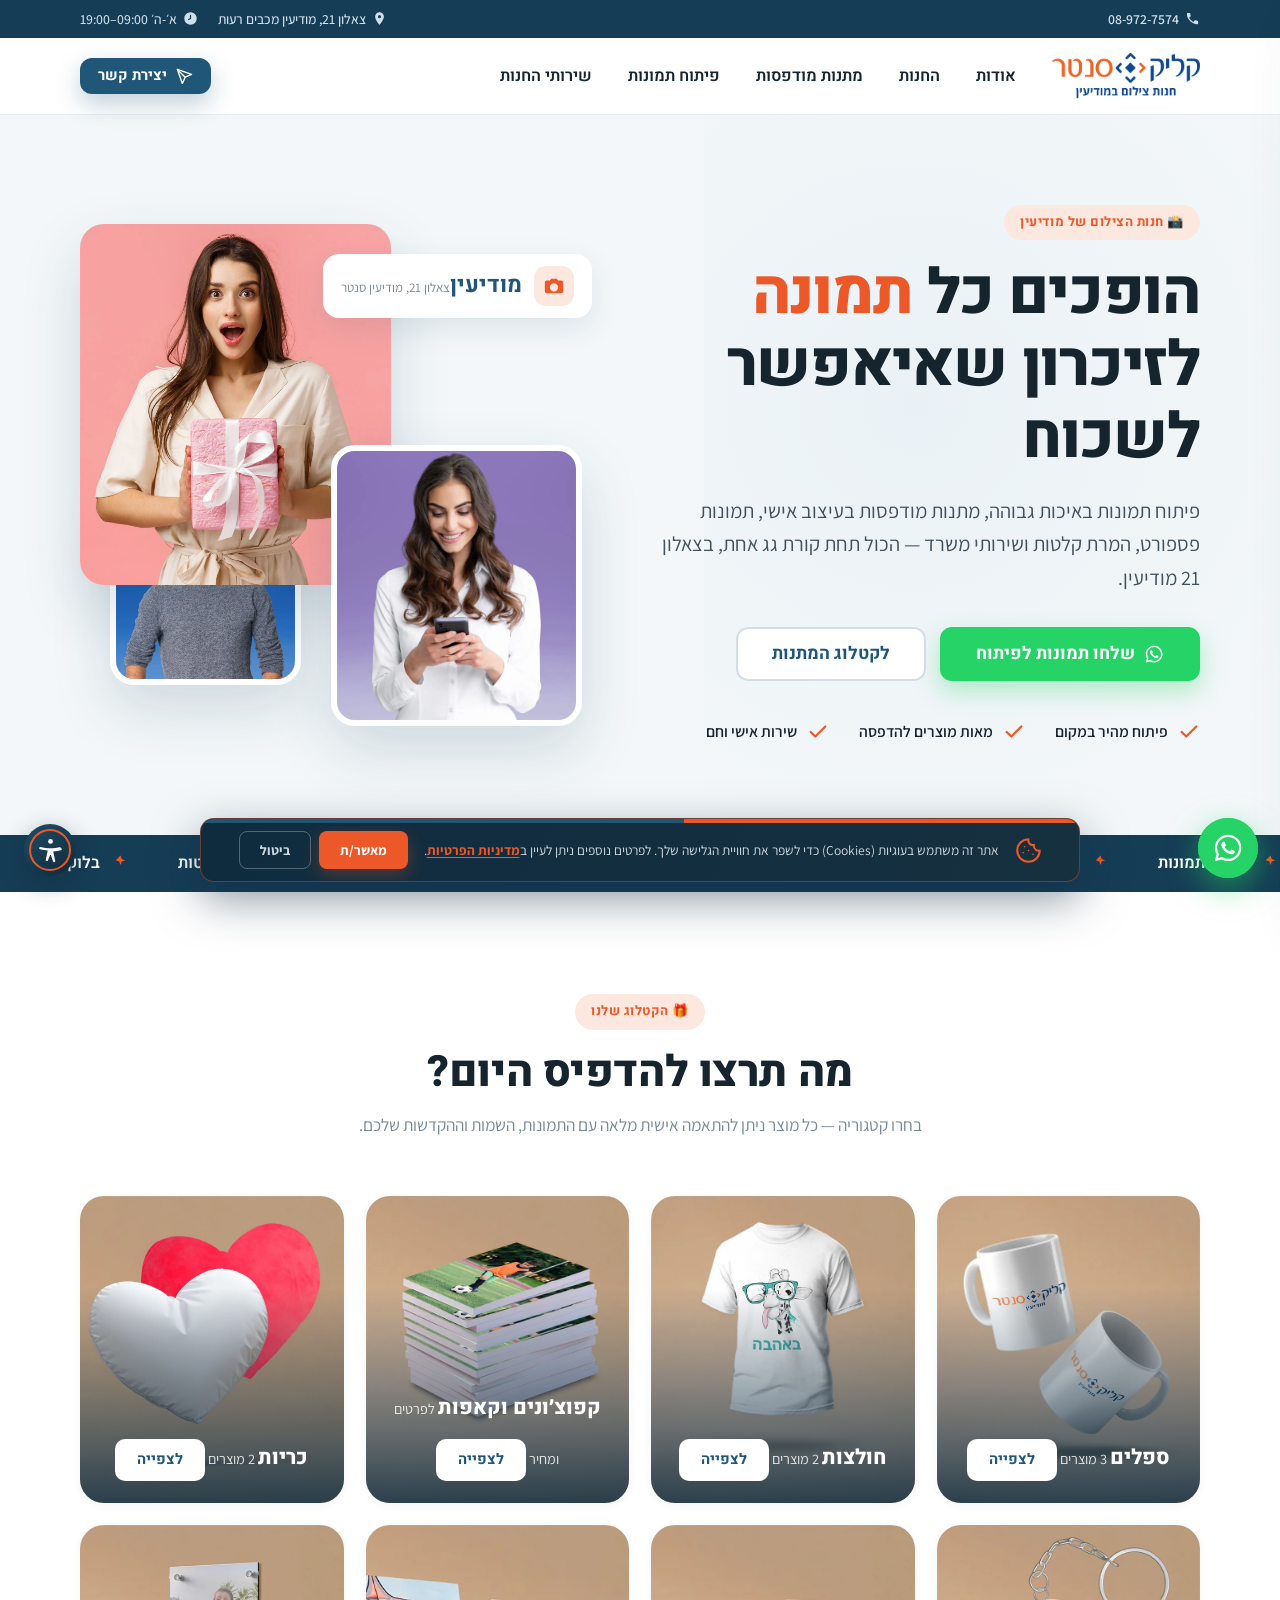
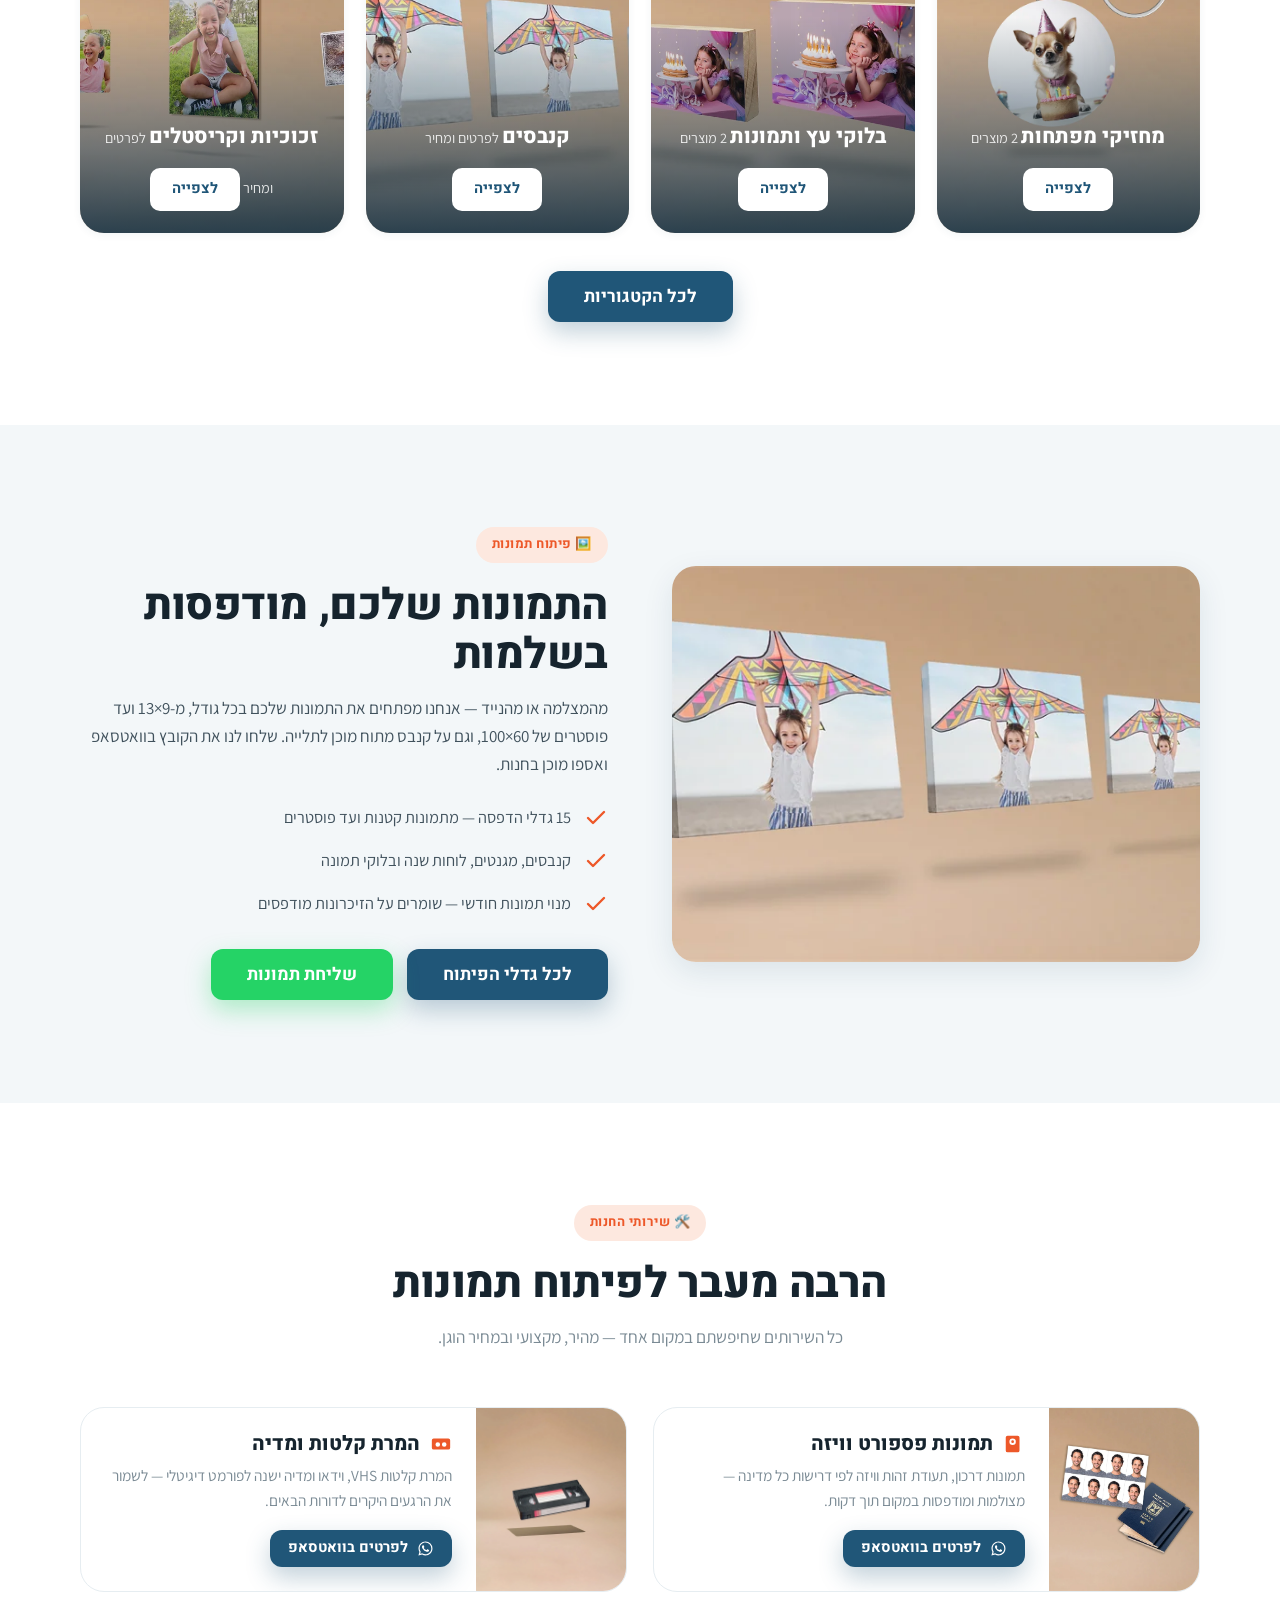
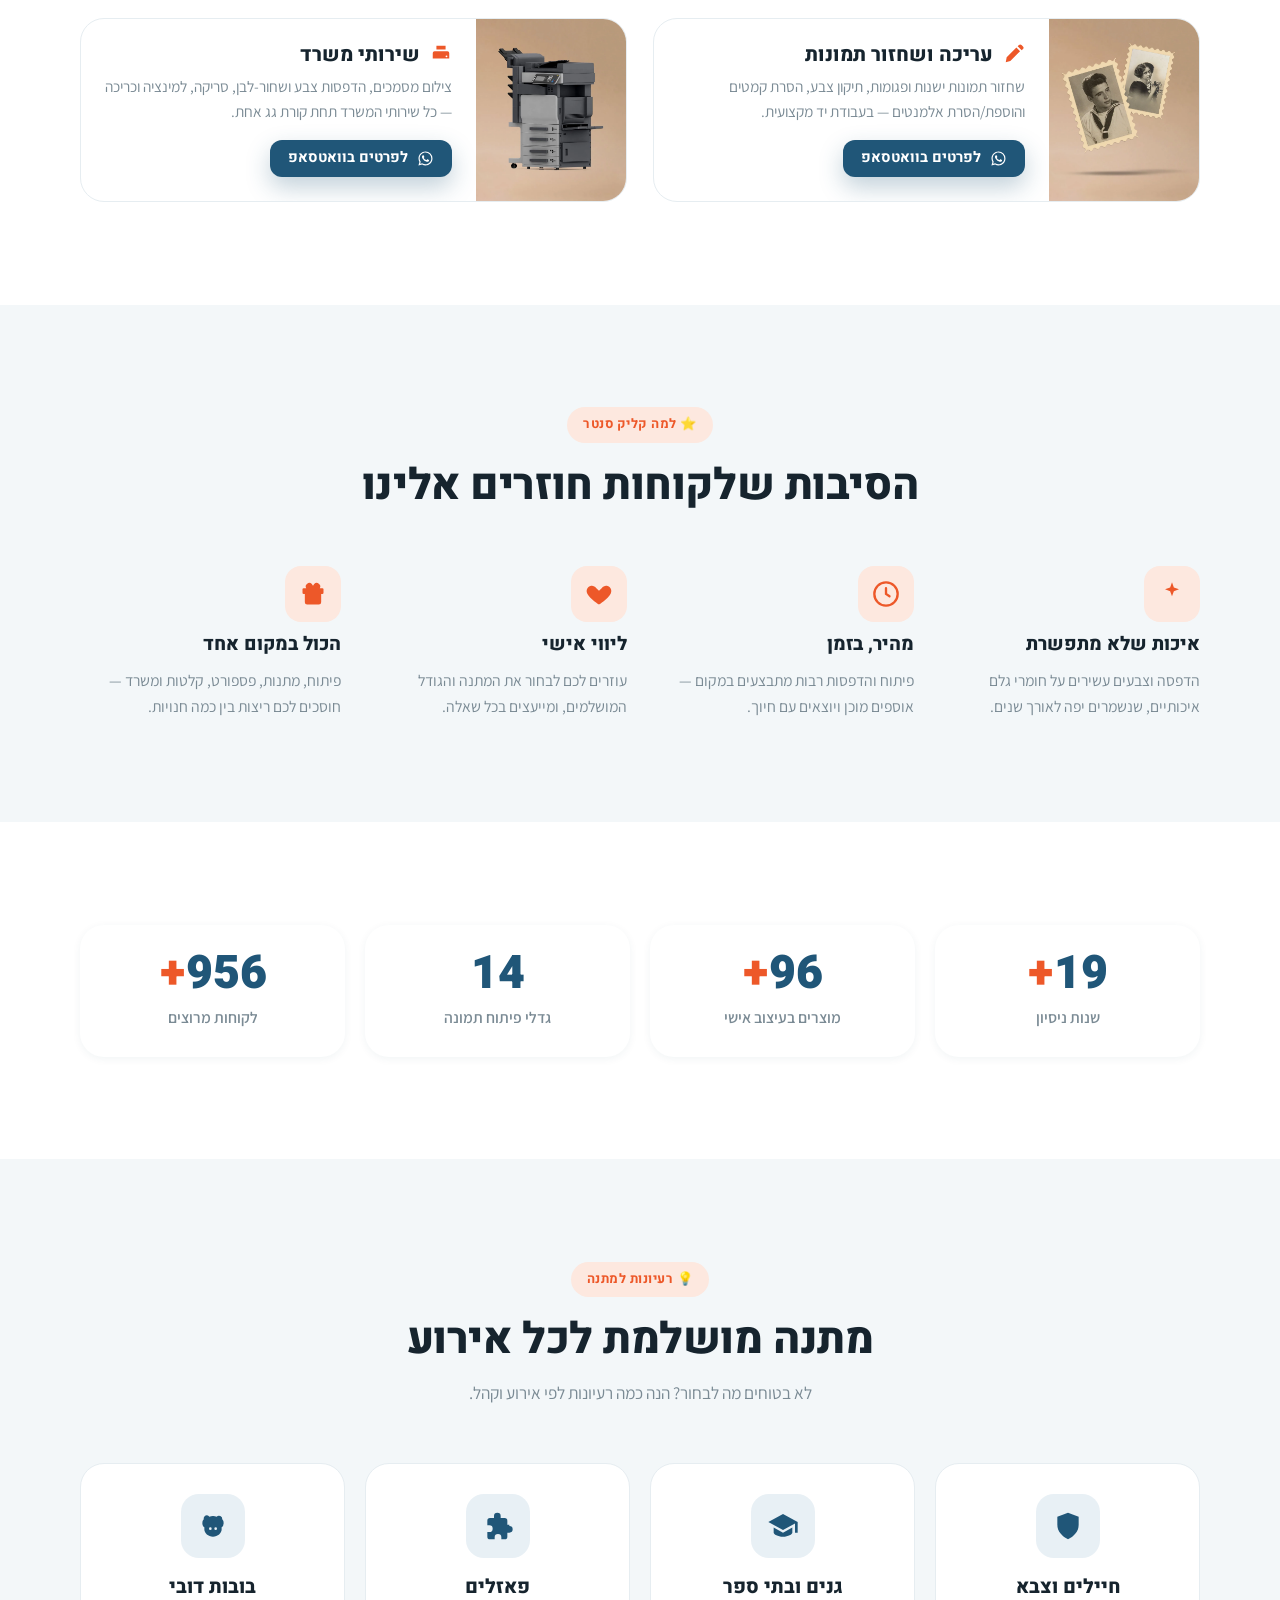
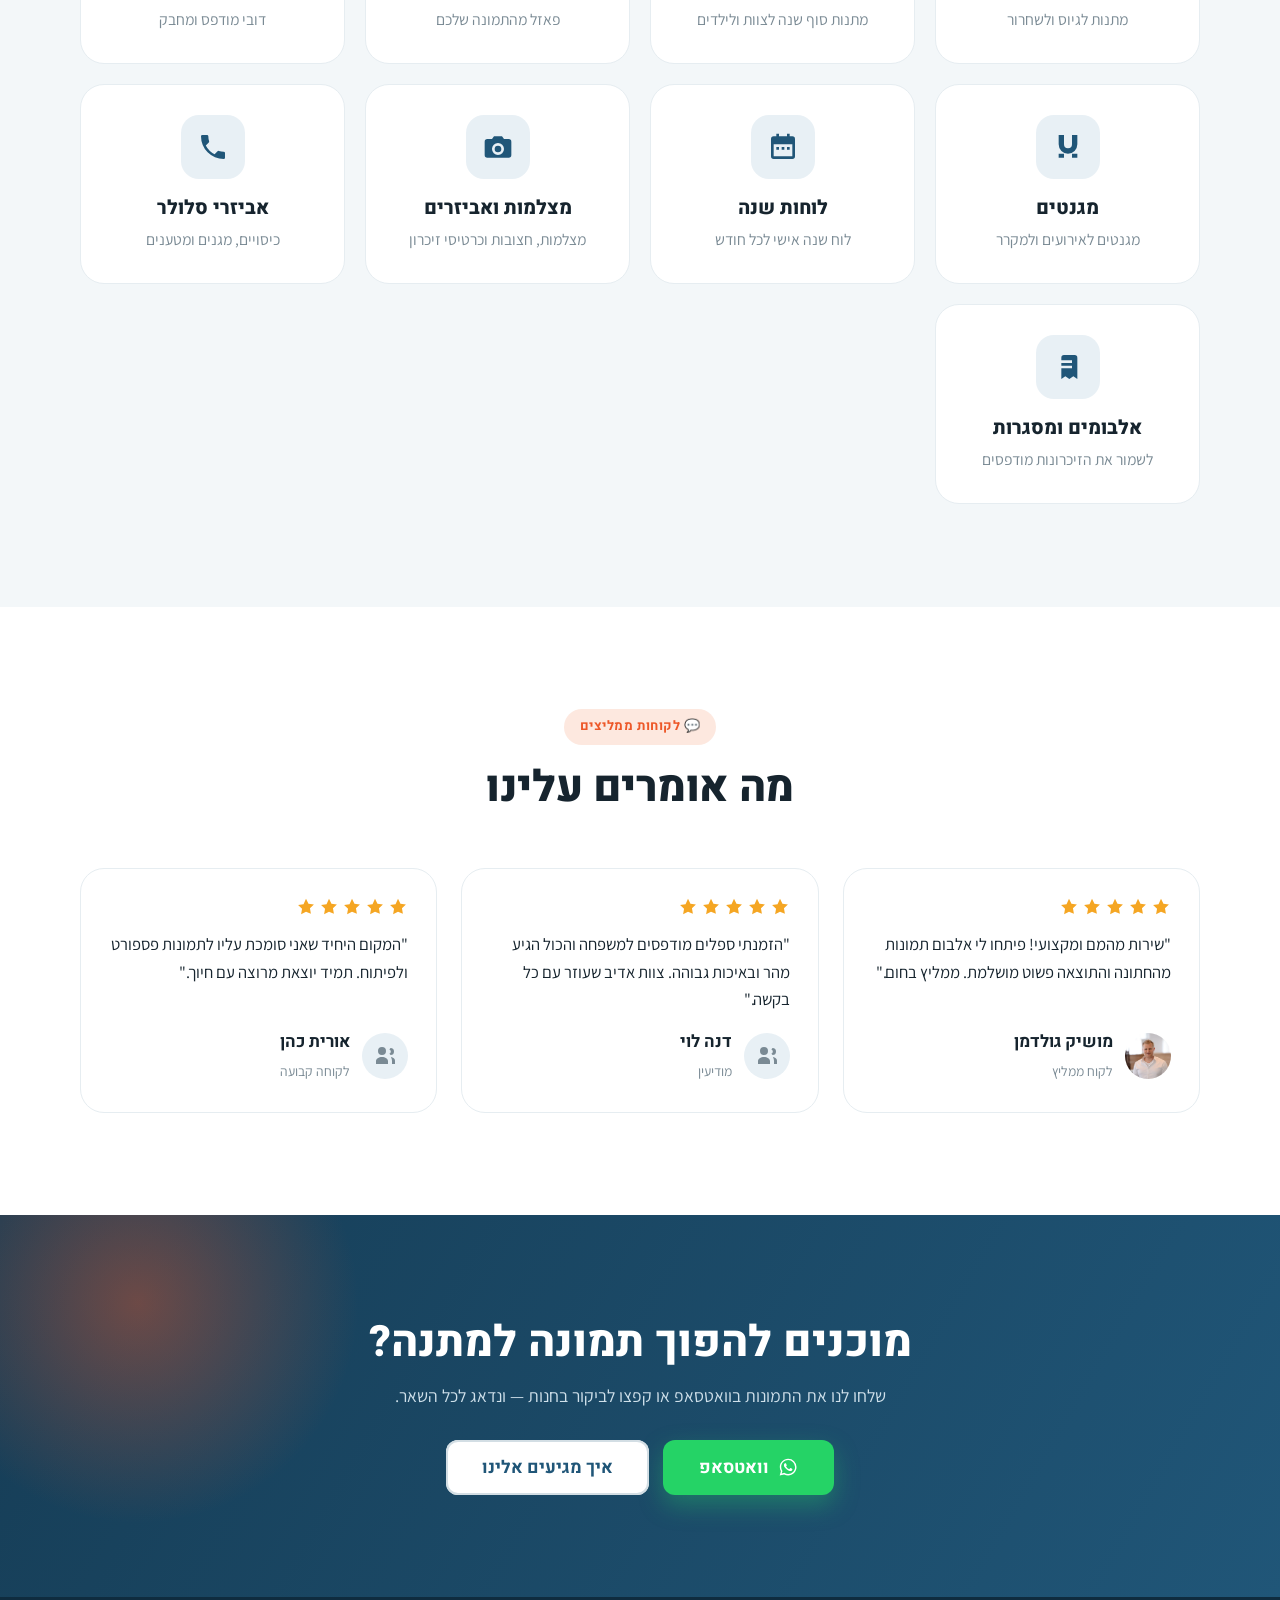
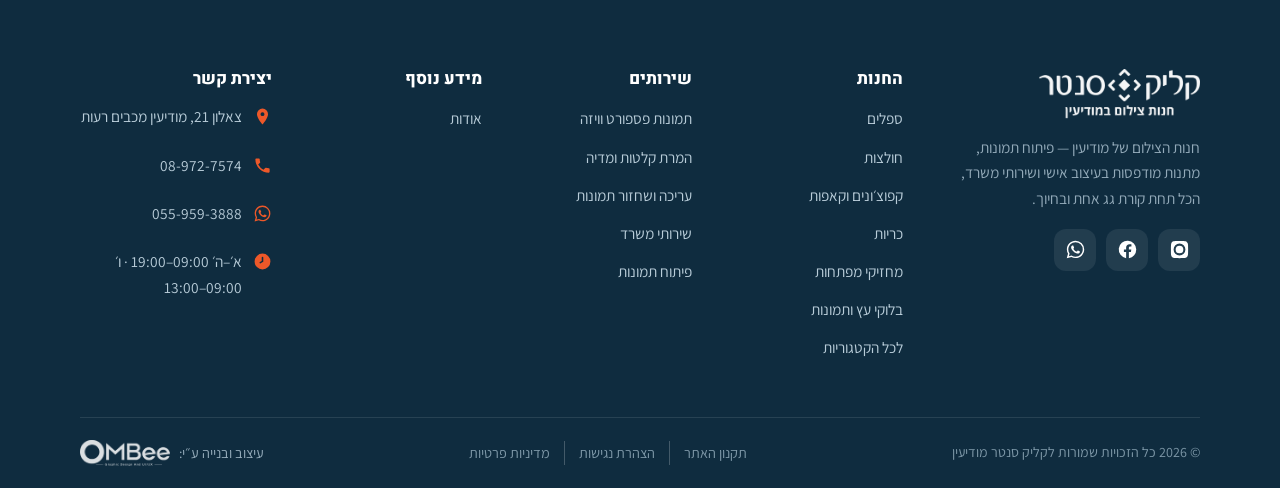
<file: index.html>
<!DOCTYPE html>
<html lang="he" dir="rtl">
<head>
  <meta charset="UTF-8">
  <meta name="viewport" content="width=device-width, initial-scale=1">
  <title>קליק סנטר מודיעין | חנות צילום, פיתוח תמונות ומתנות בעיצוב אישי</title>
  <meta name="description" content="קליק סנטר מודיעין — חנות צילום בצאלון 21, מודיעין. פיתוח תמונות, קנבסים, תמונות פספורט, הדפסה על ספלים, חולצות, כריות ובלוקי עץ בעיצוב אישי, המרת קלטות ושירותי משרד.">
  <link rel="canonical" href="https://www.klikcenter.co.il/">
  <meta property="og:type" content="website">
  <meta property="og:title" content="קליק סנטר מודיעין | חנות צילום ומתנות בעיצוב אישי">
  <meta property="og:description" content="פיתוח תמונות, מתנות מודפסות, תמונות פספורט, המרת קלטות ושירותי משרד — הכל במקום אחד במודיעין.">
  <meta property="og:image" content="images/hero-gifts.webp">
  <meta property="og:locale" content="he_IL">
  <meta name="theme-color" content="#205678">

  <link rel="icon" type="image/webp" href="images/icon-klilcnter.webp">
  <link rel="preconnect" href="https://fonts.googleapis.com">
  <link rel="preconnect" href="https://fonts.gstatic.com" crossorigin>
  <link href="https://fonts.googleapis.com/css2?family=Assistant:wght@300;400;500;600;700;800&family=Heebo:wght@400;600;700;800;900&display=swap" rel="stylesheet">
  <link rel="stylesheet" href="css/style.css">

  <script type="application/ld+json">
  {
    "@context": "https://schema.org",
    "@type": "Store",
    "name": "קליק סנטר מודיעין",
    "image": "https://www.klikcenter.co.il/images/logo-Klikcenter.webp",
    "description": "חנות צילום, פיתוח תמונות ומתנות בעיצוב אישי במודיעין.",
    "telephone": "+972-55-959-3888",
    "url": "https://www.klikcenter.co.il/",
    "address": { "@type": "PostalAddress", "streetAddress": "צאלון 21", "addressLocality": "מודיעין מכבים רעות", "addressCountry": "IL" },
    "openingHoursSpecification": [
      { "@type": "OpeningHoursSpecification", "dayOfWeek": ["Sunday","Monday","Tuesday","Wednesday","Thursday"], "opens": "09:00", "closes": "19:00" },
      { "@type": "OpeningHoursSpecification", "dayOfWeek": "Friday", "opens": "09:00", "closes": "13:00" }
    ]
  }
  </script>
</head>
<body>
  <a href="#main" class="btn btn--brand skip-link">דילוג לתוכן</a>

  <header class="site-header" data-header></header>

  <main id="main">
    <!-- ============ HERO ============ -->
    <section class="hero">
      <div class="container">
        <div class="hero__inner">
          <div class="hero__content reveal">
            <span class="eyebrow">📸 חנות הצילום של מודיעין</span>
            <h1 class="hero__title">הופכים כל <span class="hl">תמונה</span> לזיכרון שאי&shy;אפשר לשכוח</h1>
            <p class="hero__lead">פיתוח תמונות באיכות גבוהה, מתנות מודפסות בעיצוב אישי, תמונות פספורט, המרת קלטות ושירותי משרד — הכול תחת קורת גג אחת, בצאלון 21 מודיעין.</p>
            <div class="hero__cta">
              <a class="btn btn--wa btn--lg" data-wa="היי קליק סנטר! אשמח לפתח תמונות 🙂" href="#">
                <svg viewBox="0 0 24 24" fill="currentColor" aria-hidden="true"><path d="M19.05 4.91A9.82 9.82 0 0 0 12.04 2C6.58 2 2.13 6.45 2.13 11.91c0 1.75.46 3.45 1.32 4.95L2 22l5.25-1.38a9.9 9.9 0 0 0 4.79 1.22h.01c5.46 0 9.9-4.45 9.9-9.91a9.86 9.86 0 0 0-2.9-7.02zM12.05 20.15h-.01a8.2 8.2 0 0 1-4.19-1.15l-.3-.18-3.12.82.83-3.04-.2-.31a8.2 8.2 0 0 1-1.26-4.38c0-4.54 3.7-8.23 8.24-8.23a8.2 8.2 0 0 1 8.23 8.24c0 4.54-3.7 8.23-8.23 8.23zm4.52-6.16c-.25-.12-1.47-.72-1.69-.81-.23-.08-.39-.12-.56.12-.16.25-.64.81-.79.98-.14.16-.29.18-.54.06-.25-.12-1.05-.39-1.99-1.23-.74-.66-1.23-1.47-1.38-1.72-.14-.25-.01-.38.11-.5.11-.11.25-.29.37-.43.13-.15.17-.25.25-.41.08-.17.04-.31-.02-.43-.06-.12-.56-1.34-.76-1.84-.2-.48-.41-.42-.56-.43h-.48c-.17 0-.43.06-.66.31-.22.25-.86.85-.86 2.07s.89 2.4 1.01 2.56c.12.17 1.75 2.67 4.23 3.74.59.26 1.05.41 1.41.52.59.19 1.13.16 1.56.1.48-.07 1.47-.6 1.67-1.18.21-.58.21-1.07.14-1.18-.06-.1-.22-.16-.47-.28z"/></svg>
                שלחו תמונות לפיתוח
              </a>
              <a class="btn btn--ghost btn--lg" href="shop.html">לקטלוג המתנות</a>
            </div>
            <div class="hero__trust">
              <span class="hero__trust-item"><svg viewBox="0 0 24 24" fill="none" aria-hidden="true"><path d="M20 6L9 17l-5-5" stroke="currentColor" stroke-width="2.4" stroke-linecap="round" stroke-linejoin="round"/></svg> פיתוח מהיר במקום</span>
              <span class="hero__trust-item"><svg viewBox="0 0 24 24" fill="none" aria-hidden="true"><path d="M20 6L9 17l-5-5" stroke="currentColor" stroke-width="2.4" stroke-linecap="round" stroke-linejoin="round"/></svg> מאות מוצרים להדפסה</span>
              <span class="hero__trust-item"><svg viewBox="0 0 24 24" fill="none" aria-hidden="true"><path d="M20 6L9 17l-5-5" stroke="currentColor" stroke-width="2.4" stroke-linecap="round" stroke-linejoin="round"/></svg> שירות אישי וחם</span>
            </div>
          </div>

          <div class="hero__media reveal" data-delay="2">
            <img class="m1" src="images/hero-gifts.webp" alt="מתנות מודפסות בעיצוב אישי" width="600" height="750">
            <img class="m2" src="images/hero-sending.webp" alt="שליחת תמונות לפיתוח" width="500" height="560">
            <img class="m3" src="images/hero-passport.webp" alt="תמונות פספורט" width="400" height="400">
            <div class="hero__badge">
              <span class="ic"><svg viewBox="0 0 24 24" fill="currentColor" aria-hidden="true"><path d="M9 4l-1.5 2H4a2 2 0 0 0-2 2v10a2 2 0 0 0 2 2h16a2 2 0 0 0 2-2V8a2 2 0 0 0-2-2h-3.5L15 4zm3 5a4.5 4.5 0 1 1 0 9 4.5 4.5 0 0 1 0-9z"/></svg></span>
              <div><b>מודיעין</b><span>צאלון 21, מודיעין סנטר</span></div>
            </div>
          </div>
        </div>
      </div>
    </section>

    <!-- ============ STRIP ============ -->
    <div class="strip" aria-hidden="true">
      <div class="strip__track" id="strip"></div>
    </div>

    <!-- ============ CATEGORIES ============ -->
    <section class="section">
      <div class="container">
        <div class="section-head center">
          <span class="eyebrow">🎁 הקטלוג שלנו</span>
          <h2 class="section-title">מה תרצו להדפיס היום?</h2>
          <p class="section-lead">בחרו קטגוריה — כל מוצר ניתן להתאמה אישית מלאה עם התמונות, השמות וההקדשות שלכם.</p>
        </div>
        <div class="cat-grid" id="homeCats"></div>
        <div class="center" style="margin-top:38px">
          <a class="btn btn--brand btn--lg" href="shop.html">לכל הקטגוריות</a>
        </div>
      </div>
    </section>

    <!-- ============ PHOTO DEVELOPMENT SPLIT ============ -->
    <section class="section section--soft">
      <div class="container">
        <div class="split">
          <div class="split__media reveal">
            <img src="images/cat-canvas.webp" alt="הדפסת תמונות על קנבס" loading="lazy">
          </div>
          <div class="reveal" data-delay="1">
            <span class="eyebrow">🖼️ פיתוח תמונות</span>
            <h2 class="section-title">התמונות שלכם, מודפסות בשלמות</h2>
            <p style="margin-top:14px">מהמצלמה או מהנייד — אנחנו מפתחים את התמונות שלכם בכל גודל, מ-9×13 ועד פוסטרים של 60×100, וגם על קנבס מתוח מוכן לתלייה. שלחו לנו את הקובץ בוואטסאפ ואספו מוכן בחנות.</p>
            <ul class="split__list">
              <li><svg viewBox="0 0 24 24" fill="none" aria-hidden="true"><path d="M20 6L9 17l-5-5" stroke="currentColor" stroke-width="2.4" stroke-linecap="round" stroke-linejoin="round"/></svg><span>15 גדלי הדפסה — מתמונות קטנות ועד פוסטרים</span></li>
              <li><svg viewBox="0 0 24 24" fill="none" aria-hidden="true"><path d="M20 6L9 17l-5-5" stroke="currentColor" stroke-width="2.4" stroke-linecap="round" stroke-linejoin="round"/></svg><span>קנבסים, מגנטים, לוחות שנה ובלוקי תמונה</span></li>
              <li><svg viewBox="0 0 24 24" fill="none" aria-hidden="true"><path d="M20 6L9 17l-5-5" stroke="currentColor" stroke-width="2.4" stroke-linecap="round" stroke-linejoin="round"/></svg><span>מנוי תמונות חודשי — שומרים על הזיכרונות מודפסים</span></li>
            </ul>
            <div class="hero__cta">
              <a class="btn btn--brand btn--lg" href="photo-development.html">לכל גדלי הפיתוח</a>
              <a class="btn btn--wa btn--lg" data-wa="היי! אשמח לפתח תמונות, אילו גדלים יש?" href="#">שליחת תמונות</a>
            </div>
          </div>
        </div>
      </div>
    </section>

    <!-- ============ SERVICES ============ -->
    <section class="section">
      <div class="container">
        <div class="section-head center">
          <span class="eyebrow">🛠️ שירותי החנות</span>
          <h2 class="section-title">הרבה מעבר לפיתוח תמונות</h2>
          <p class="section-lead">כל השירותים שחיפשתם במקום אחד — מהיר, מקצועי ובמחיר הוגן.</p>
        </div>
        <div class="svc-grid" id="homeServices"></div>
      </div>
    </section>

    <!-- ============ WHY US ============ -->
    <section class="section section--soft">
      <div class="container">
        <div class="section-head center">
          <span class="eyebrow">⭐ למה קליק סנטר</span>
          <h2 class="section-title">הסיבות שלקוחות חוזרים אלינו</h2>
        </div>
        <div class="feature-grid">
          <div class="feature reveal" data-delay="1">
            <div class="feature__ic"><svg viewBox="0 0 24 24" fill="currentColor" aria-hidden="true"><path d="M12 2l1.6 4.4L18 8l-4.4 1.6L12 14l-1.6-4.4L6 8l4.4-1.6z"/></svg></div>
            <h3>איכות שלא מתפשרת</h3>
            <p>הדפסה וצבעים עשירים על חומרי גלם איכותיים, שנשמרים יפה לאורך שנים.</p>
          </div>
          <div class="feature reveal" data-delay="2">
            <div class="feature__ic"><svg viewBox="0 0 24 24" fill="none" aria-hidden="true"><path d="M12 2a10 10 0 1 0 0 20 10 10 0 0 0 0-20z" stroke="currentColor" stroke-width="2"/><path d="M12 7v5l3 2" stroke="currentColor" stroke-width="2" stroke-linecap="round"/></svg></div>
            <h3>מהיר, בזמן</h3>
            <p>פיתוח והדפסות רבות מתבצעים במקום — אוספים מוכן ויוצאים עם חיוך.</p>
          </div>
          <div class="feature reveal" data-delay="3">
            <div class="feature__ic"><svg viewBox="0 0 24 24" fill="currentColor" aria-hidden="true"><path d="M12 21s-7.5-4.6-10-9.3C.7 9.3 1.6 6 4.6 5.1c2-.6 3.9.3 4.9 1.8L12 9.3l2.5-2.4c1-1.5 2.9-2.4 4.9-1.8 3 .9 3.9 4.2 2.6 6.6C19.5 16.4 12 21 12 21z"/></svg></div>
            <h3>ליווי אישי</h3>
            <p>עוזרים לכם לבחור את המתנה והגודל המושלמים, ומייעצים בכל שאלה.</p>
          </div>
          <div class="feature reveal" data-delay="4">
            <div class="feature__ic"><svg viewBox="0 0 24 24" fill="currentColor" aria-hidden="true"><path d="M20 7h-2.18A3 3 0 0 0 13 3.5L12 5l-1-1.5A3 3 0 0 0 6.18 7H4a1 1 0 0 0-1 1v3a1 1 0 0 0 1 1h1v7a2 2 0 0 0 2 2h10a2 2 0 0 0 2-2v-7h1a1 1 0 0 0 1-1V8a1 1 0 0 0-1-1z"/></svg></div>
            <h3>הכול במקום אחד</h3>
            <p>פיתוח, מתנות, פספורט, קלטות ומשרד — חוסכים לכם ריצות בין כמה חנויות.</p>
          </div>
        </div>
      </div>
    </section>

    <!-- ============ STATS ============ -->
    <section class="section">
      <div class="container">
        <!-- מספרים לדוגמה — ניתן לעדכן בקלות -->
        <div class="stats">
          <div class="stat reveal" data-delay="1"><div class="stat__num"><span class="count" data-count="20">0</span><span class="text-accent">+</span></div><div class="stat__label">שנות ניסיון</div></div>
          <div class="stat reveal" data-delay="2"><div class="stat__num"><span class="count" data-count="100">0</span><span class="text-accent">+</span></div><div class="stat__label">מוצרים בעיצוב אישי</div></div>
          <div class="stat reveal" data-delay="3"><div class="stat__num"><span class="count" data-count="15">0</span></div><div class="stat__label">גדלי פיתוח תמונה</div></div>
          <div class="stat reveal" data-delay="4"><div class="stat__num"><span class="count" data-count="1000">0</span><span class="text-accent">+</span></div><div class="stat__label">לקוחות מרוצים</div></div>
        </div>
      </div>
    </section>

    <!-- ============ OCCASIONS ============ -->
    <section class="section section--soft">
      <div class="container">
        <div class="section-head center">
          <span class="eyebrow">💡 רעיונות למתנה</span>
          <h2 class="section-title">מתנה מושלמת לכל אירוע</h2>
          <p class="section-lead">לא בטוחים מה לבחור? הנה כמה רעיונות לפי אירוע וקהל.</p>
        </div>
        <div class="tile-grid" id="homeMore"></div>
      </div>
    </section>

    <!-- ============ TESTIMONIALS ============ -->
    <section class="section">
      <div class="container">
        <div class="section-head center">
          <span class="eyebrow">💬 לקוחות ממליצים</span>
          <h2 class="section-title">מה אומרים עלינו</h2>
        </div>
        <div class="testi-grid" id="homeTesti"></div>
      </div>
    </section>

    <!-- ============ CTA BAND ============ -->
    <section class="section cta-band">
      <div class="container">
        <h2>מוכנים להפוך תמונה למתנה?</h2>
        <p>שלחו לנו את התמונות בוואטסאפ או קפצו לביקור בחנות — ונדאג לכל השאר.</p>
        <div class="cta-band__btns">
          <a class="btn btn--wa btn--lg" data-wa="היי קליק סנטר! אשמח לקבל פרטים 🙂" href="#">
            <svg viewBox="0 0 24 24" fill="currentColor" aria-hidden="true"><path d="M19.05 4.91A9.82 9.82 0 0 0 12.04 2C6.58 2 2.13 6.45 2.13 11.91c0 1.75.46 3.45 1.32 4.95L2 22l5.25-1.38a9.9 9.9 0 0 0 4.79 1.22h.01c5.46 0 9.9-4.45 9.9-9.91a9.86 9.86 0 0 0-2.9-7.02zM12.05 20.15h-.01a8.2 8.2 0 0 1-4.19-1.15l-.3-.18-3.12.82.83-3.04-.2-.31a8.2 8.2 0 0 1-1.26-4.38c0-4.54 3.7-8.23 8.24-8.23a8.2 8.2 0 0 1 8.23 8.24c0 4.54-3.7 8.23-8.23 8.23zm4.52-6.16c-.25-.12-1.47-.72-1.69-.81-.23-.08-.39-.12-.56.12-.16.25-.64.81-.79.98-.14.16-.29.18-.54.06-.25-.12-1.05-.39-1.99-1.23-.74-.66-1.23-1.47-1.38-1.72-.14-.25-.01-.38.11-.5.11-.11.25-.29.37-.43.13-.15.17-.25.25-.41.08-.17.04-.31-.02-.43-.06-.12-.56-1.34-.76-1.84-.2-.48-.41-.42-.56-.43h-.48c-.17 0-.43.06-.66.31-.22.25-.86.85-.86 2.07s.89 2.4 1.01 2.56c.12.17 1.75 2.67 4.23 3.74.59.26 1.05.41 1.41.52.59.19 1.13.16 1.56.1.48-.07 1.47-.6 1.67-1.18.21-.58.21-1.07.14-1.18-.06-.1-.22-.16-.47-.28z"/></svg>
            וואטסאפ
          </a>
          <a class="btn btn--ghost btn--lg" href="about.html">איך מגיעים אלינו</a>
        </div>
      </div>
    </section>
  </main>

  <footer class="site-footer" data-footer></footer>

  <script src="js/site.js"></script>
  <script src="js/components.js"></script>
  <script src="js/accessibility.js"></script>
  <script src="js/cookies.js"></script>
  <script>
    (function () {
      var S = window.SITE;
      // קטגוריות מובחרות (8 ראשונות)
      S.render.categories("#homeCats", S.CATEGORIES.slice(0, 8));
      S.render.more("#homeMore");
      S.render.services("#homeServices");
      S.render.testimonials("#homeTesti");
      // באנר נע — שכפול לפעמיים לתנועה חלקה
      var items = ["פיתוח תמונות","ספלים מודפסים","חולצות","קנבסים","מחזיקי מפתחות","תמונות פספורט","המרת קלטות","בלוקי עץ","כריות","מגנטים"];
      var spark = '<svg viewBox="0 0 24 24" fill="currentColor" aria-hidden="true"><path d="M12 2l1.6 4.4L18 8l-4.4 1.6L12 14l-1.6-4.4L6 8z"/></svg>';
      var one = items.map(function (t) { return '<span class="strip__item">' + spark + t + '</span>'; }).join("");
      document.getElementById("strip").innerHTML = one + one;
      S.initReveal();
    })();
  </script>
</body>
</html>
</file>
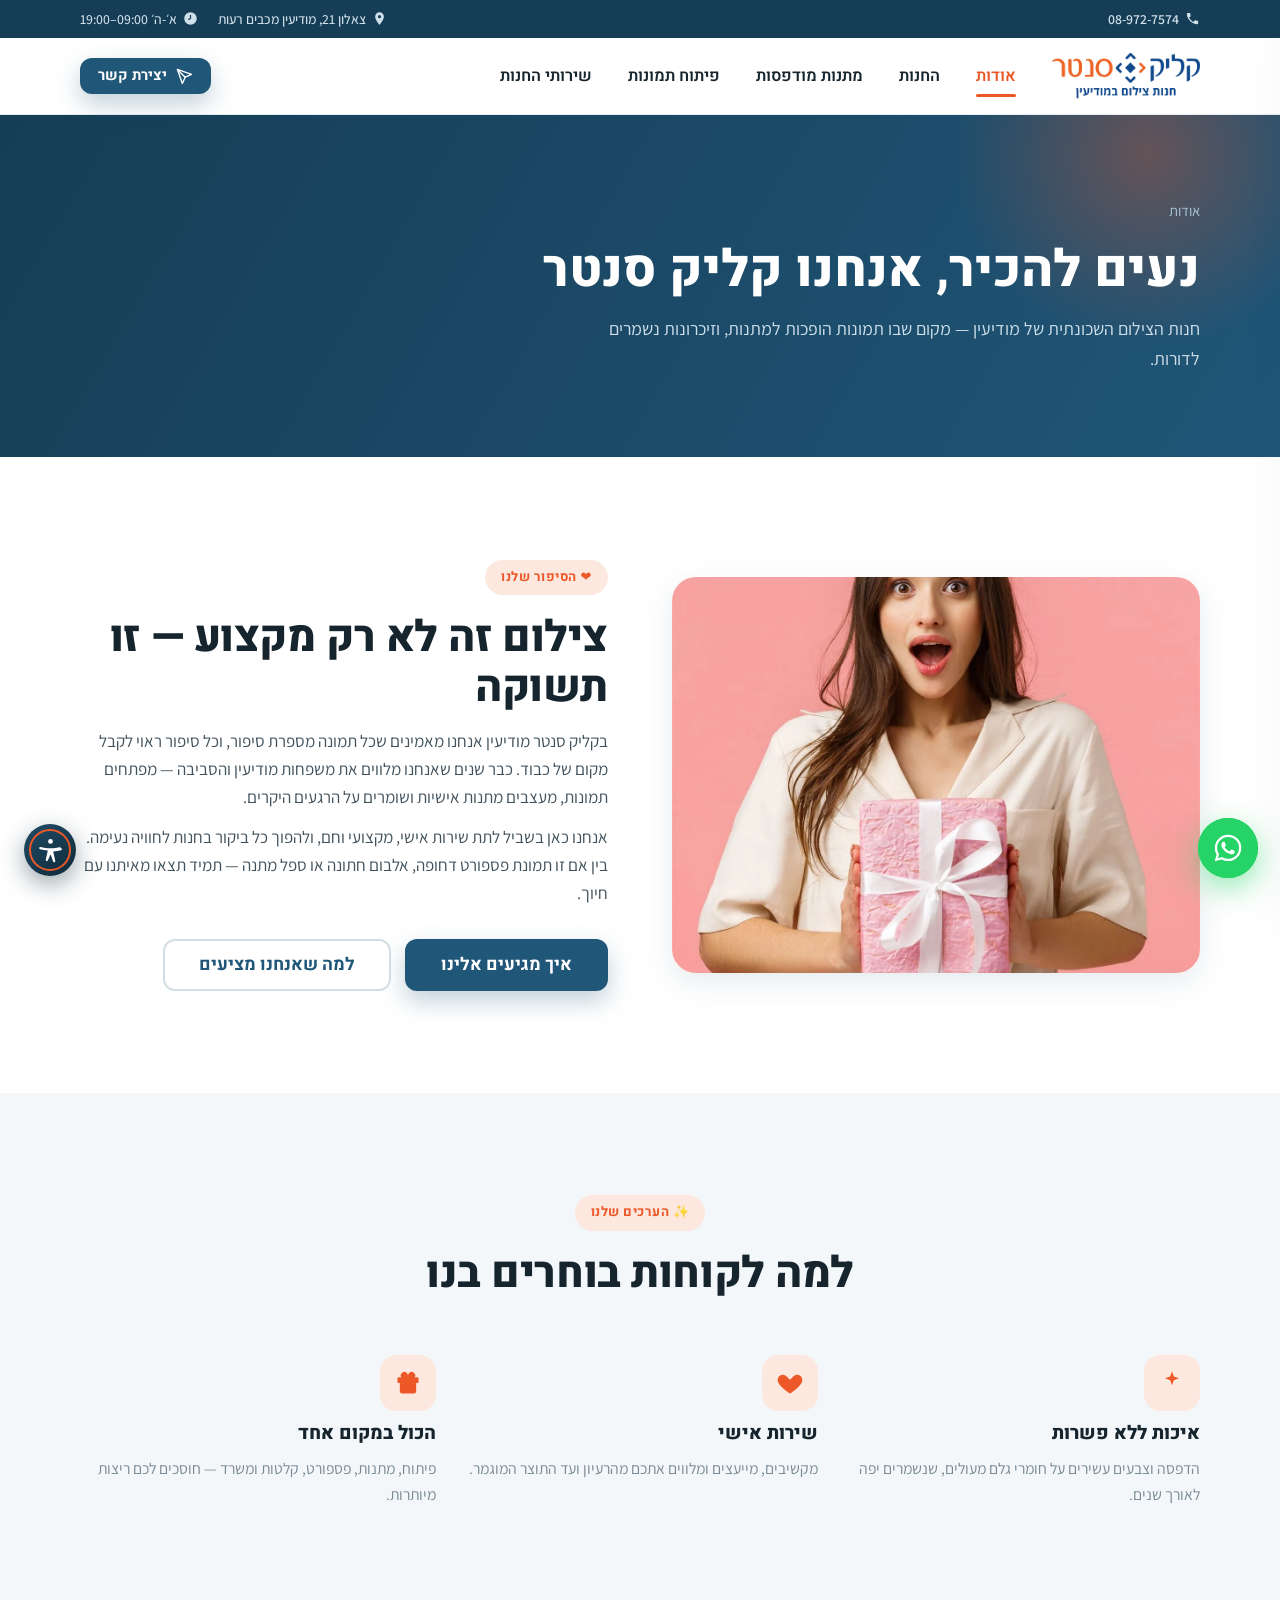
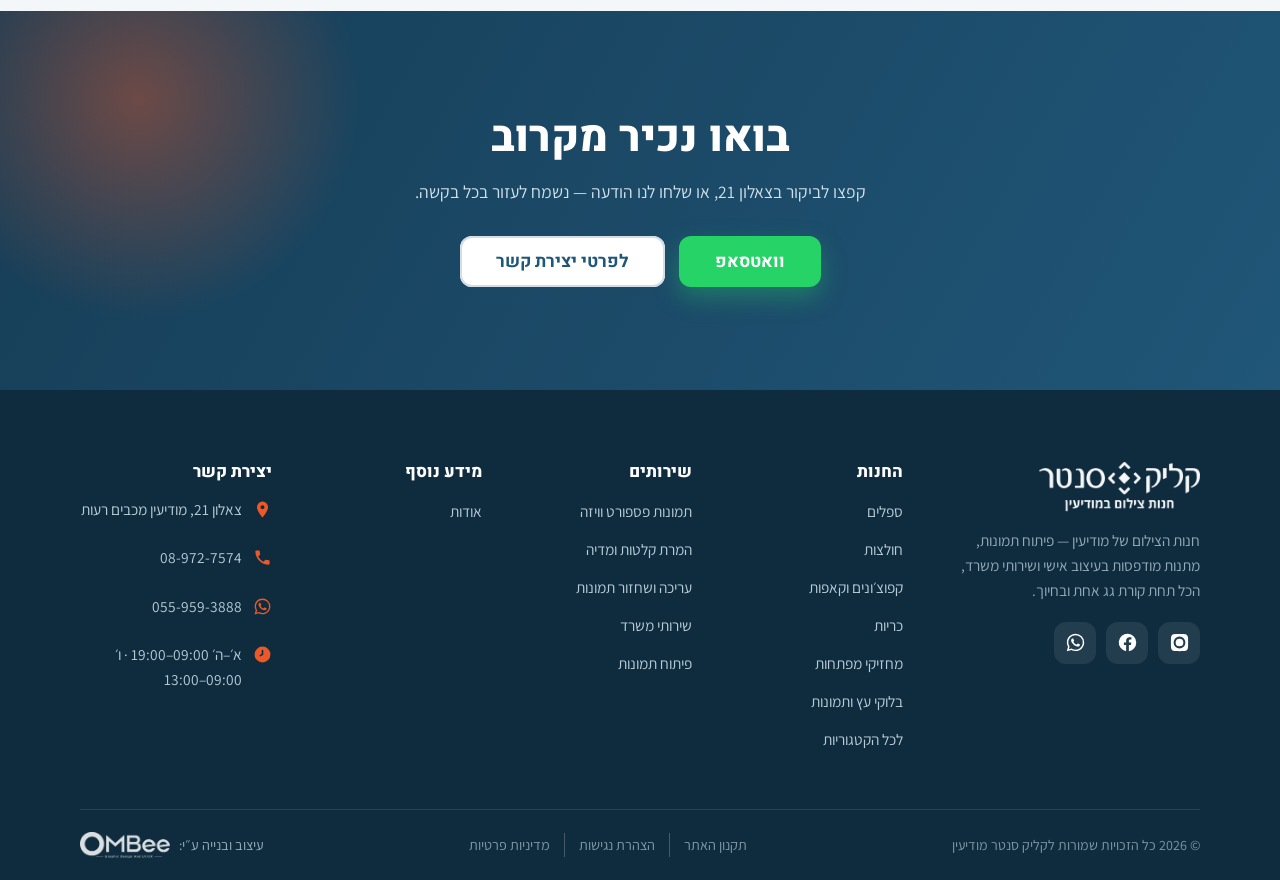
<file: about.html>
<!DOCTYPE html>
<html lang="he" dir="rtl">
<head>
  <meta charset="UTF-8">
  <meta name="viewport" content="width=device-width, initial-scale=1">
  <title>אודות | קליק סנטר מודיעין</title>
  <meta name="description" content="קצת עלינו — קליק סנטר מודיעין, חנות הצילום השכונתית של מודיעין. מפתחים תמונות, מעצבים מתנות אישיות ושומרים על הזיכרונות כבר שנים.">
  <link rel="canonical" href="https://www.klikcenter.co.il/about.html">
  <meta property="og:title" content="אודות | קליק סנטר מודיעין">
  <meta property="og:description" content="חנות הצילום השכונתית של מודיעין — שירות אישי, מקצועי וחם.">
  <meta property="og:image" content="images/hero-gifts.webp">
  <meta name="theme-color" content="#205678">
  <link rel="icon" type="image/webp" href="images/icon-klilcnter.webp">
  <link rel="preconnect" href="https://fonts.googleapis.com">
  <link rel="preconnect" href="https://fonts.gstatic.com" crossorigin>
  <link href="https://fonts.googleapis.com/css2?family=Assistant:wght@300;400;500;600;700;800&family=Heebo:wght@400;600;700;800;900&display=swap" rel="stylesheet">
  <link rel="stylesheet" href="css/style.css">
</head>
<body>
  <header class="site-header" data-header></header>

  <main id="main">
    <section class="page-hero">
      <div class="container">
        <nav class="breadcrumbs" aria-label="פירורי לחם">
          <span>אודות</span>
        </nav>
        <h1>נעים להכיר, אנחנו קליק סנטר</h1>
        <p>חנות הצילום השכונתית של מודיעין — מקום שבו תמונות הופכות למתנות, וזיכרונות נשמרים לדורות.</p>
      </div>
    </section>

    <!-- story -->
    <section class="section">
      <div class="container">
        <div class="split">
          <div class="split__media reveal"><img src="images/hero-gifts.webp" alt="מתנות מודפסות בקליק סנטר" loading="lazy"></div>
          <div class="reveal" data-delay="1">
            <span class="eyebrow">❤️ הסיפור שלנו</span>
            <h2 class="section-title">צילום זה לא רק מקצוע — זו תשוקה</h2>
            <p style="margin-top:14px">בקליק סנטר מודיעין אנחנו מאמינים שכל תמונה מספרת סיפור, וכל סיפור ראוי לקבל מקום של כבוד. כבר שנים שאנחנו מלווים את משפחות מודיעין והסביבה — מפתחים תמונות, מעצבים מתנות אישיות ושומרים על הרגעים היקרים.</p>
            <p style="margin-top:12px">אנחנו כאן בשביל לתת שירות אישי, מקצועי וחם, ולהפוך כל ביקור בחנות לחוויה נעימה. בין אם זו תמונת פספורט דחופה, אלבום חתונה או ספל מתנה — תמיד תצאו מאיתנו עם חיוך.</p>
            <div class="hero__cta">
              <a class="btn btn--brand btn--lg" href="contact.html">איך מגיעים אלינו</a>
              <a class="btn btn--ghost btn--lg" href="shop.html">למה שאנחנו מציעים</a>
            </div>
          </div>
        </div>
      </div>
    </section>

    <!-- values -->
    <section class="section section--soft">
      <div class="container">
        <div class="section-head center">
          <span class="eyebrow">✨ הערכים שלנו</span>
          <h2 class="section-title">למה לקוחות בוחרים בנו</h2>
        </div>
        <div class="feature-grid">
          <div class="feature reveal" data-delay="1">
            <div class="feature__ic"><svg viewBox="0 0 24 24" fill="currentColor" aria-hidden="true"><path d="M12 2l1.6 4.4L18 8l-4.4 1.6L12 14l-1.6-4.4L6 8l4.4-1.6z"/></svg></div>
            <h3>איכות ללא פשרות</h3>
            <p>הדפסה וצבעים עשירים על חומרי גלם מעולים, שנשמרים יפה לאורך שנים.</p>
          </div>
          <div class="feature reveal" data-delay="2">
            <div class="feature__ic"><svg viewBox="0 0 24 24" fill="currentColor" aria-hidden="true"><path d="M12 21s-7.5-4.6-10-9.3C.7 9.3 1.6 6 4.6 5.1c2-.6 3.9.3 4.9 1.8L12 9.3l2.5-2.4c1-1.5 2.9-2.4 4.9-1.8 3 .9 3.9 4.2 2.6 6.6C19.5 16.4 12 21 12 21z"/></svg></div>
            <h3>שירות אישי</h3>
            <p>מקשיבים, מייעצים ומלווים אתכם מהרעיון ועד התוצר המוגמר.</p>
          </div>
          <div class="feature reveal" data-delay="3">
            <div class="feature__ic"><svg viewBox="0 0 24 24" fill="currentColor" aria-hidden="true"><path d="M20 7h-2.18A3 3 0 0 0 13 3.5L12 5l-1-1.5A3 3 0 0 0 6.18 7H4a1 1 0 0 0-1 1v3a1 1 0 0 0 1 1h1v7a2 2 0 0 0 2 2h10a2 2 0 0 0 2-2v-7h1a1 1 0 0 0 1-1V8a1 1 0 0 0-1-1z"/></svg></div>
            <h3>הכול במקום אחד</h3>
            <p>פיתוח, מתנות, פספורט, קלטות ומשרד — חוסכים לכם ריצות מיותרות.</p>
          </div>
        </div>
      </div>
    </section>

    <section class="section cta-band">
      <div class="container">
        <h2>בואו נכיר מקרוב</h2>
        <p>קפצו לביקור בצאלון 21, או שלחו לנו הודעה — נשמח לעזור בכל בקשה.</p>
        <div class="cta-band__btns">
          <a class="btn btn--wa btn--lg" data-wa="היי קליק סנטר! אשמח לקבל פרטים 🙂" href="#">וואטסאפ</a>
          <a class="btn btn--ghost btn--lg" href="contact.html">לפרטי יצירת קשר</a>
        </div>
      </div>
    </section>
  </main>

  <footer class="site-footer" data-footer></footer>

  <script src="js/site.js"></script>
  <script src="js/components.js"></script>
  <script src="js/accessibility.js"></script>
</body>
</html>
</file>
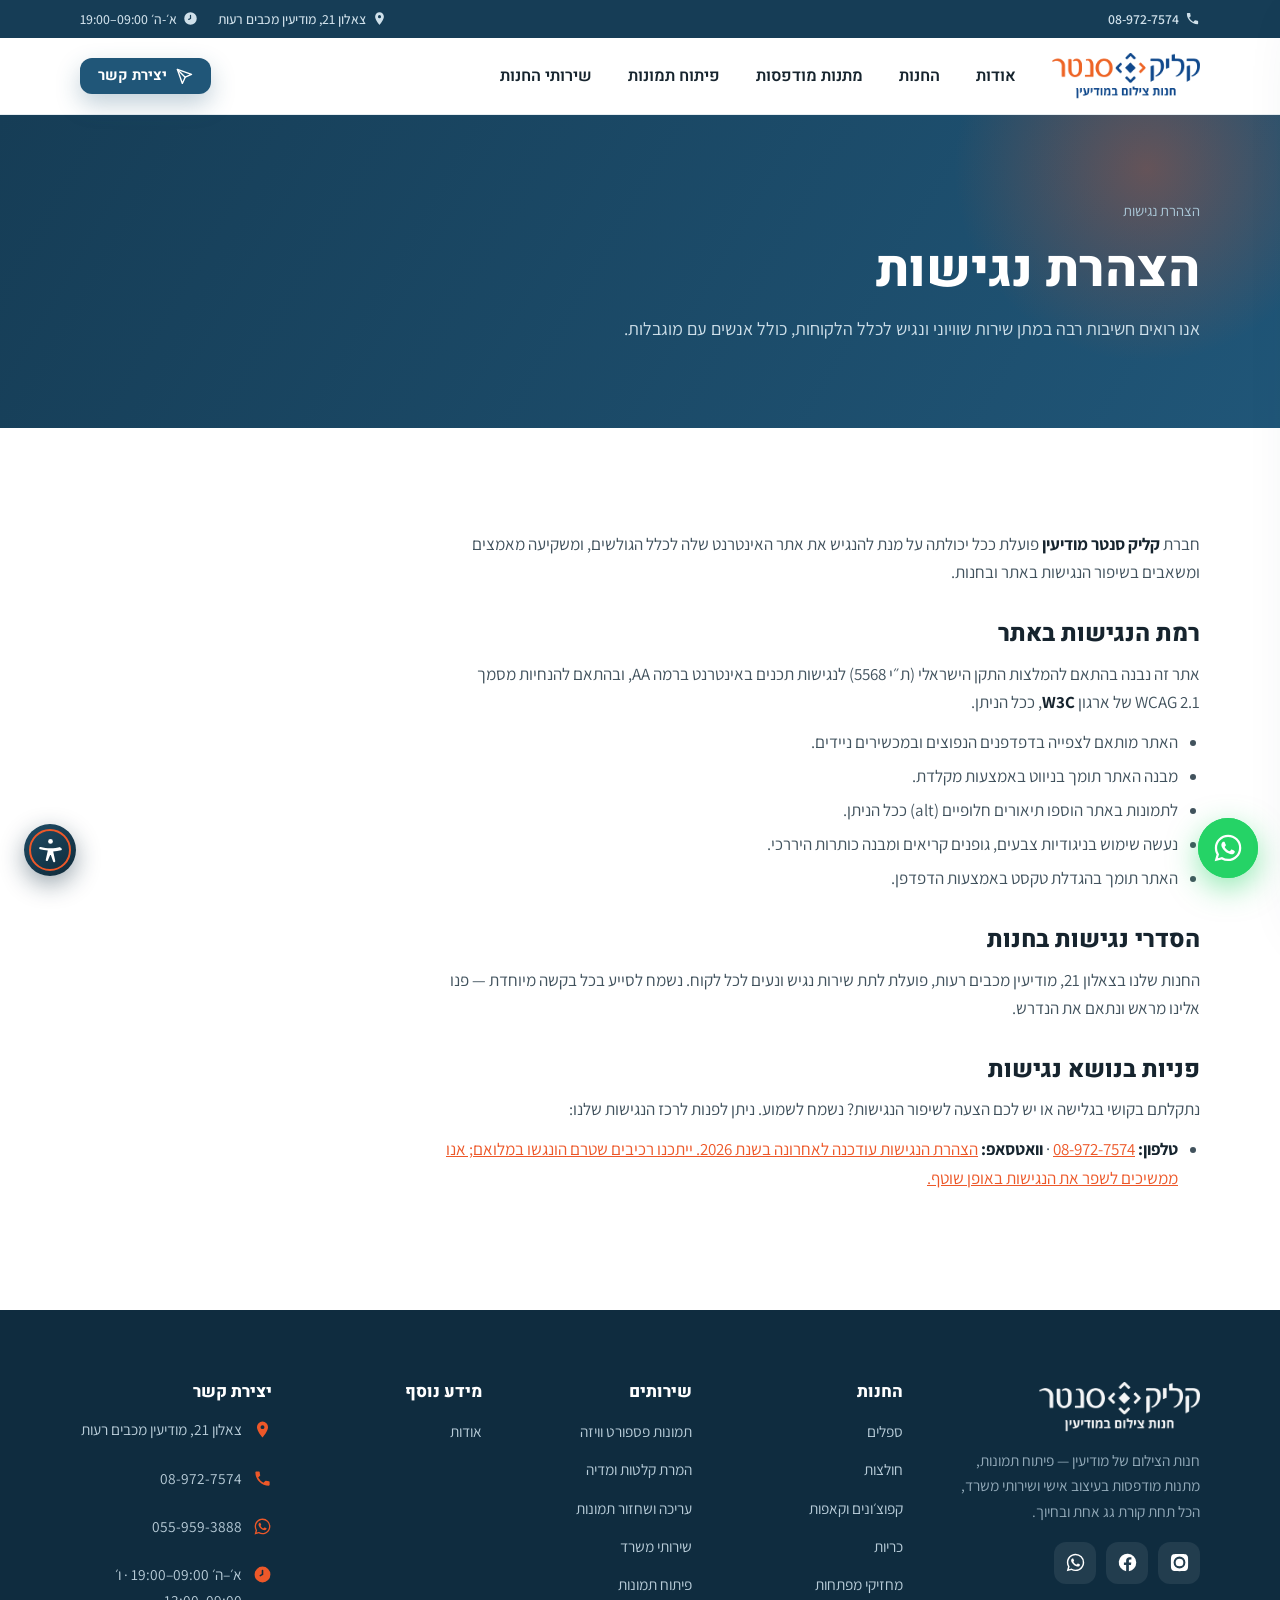
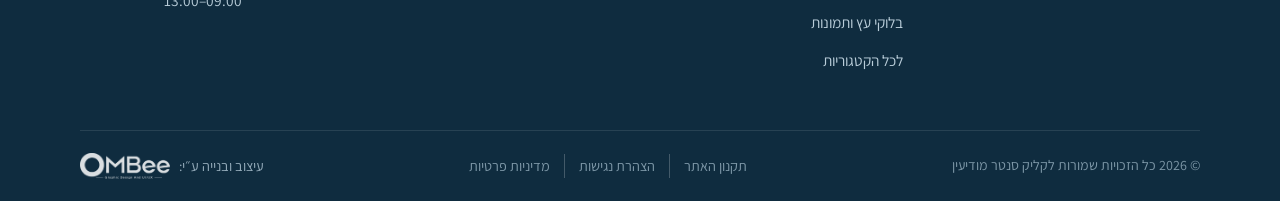
<file: accessibility.html>
<!DOCTYPE html>
<html lang="he" dir="rtl">
<head>
  <meta charset="UTF-8">
  <meta name="viewport" content="width=device-width, initial-scale=1">
  <title>הצהרת נגישות | קליק סנטר מודיעין</title>
  <meta name="description" content="הצהרת הנגישות של אתר קליק סנטר מודיעין — מחויבות לנגישות לפי תקן ישראלי 5568 ותקנות שוויון זכויות לאנשים עם מוגבלות.">
  <meta name="robots" content="noindex">
  <link rel="icon" type="image/webp" href="images/icon-klilcnter.webp">
  <link rel="preconnect" href="https://fonts.googleapis.com">
  <link rel="preconnect" href="https://fonts.gstatic.com" crossorigin>
  <link href="https://fonts.googleapis.com/css2?family=Assistant:wght@300;400;500;600;700;800&family=Heebo:wght@400;600;700;800;900&display=swap" rel="stylesheet">
  <link rel="stylesheet" href="css/style.css">
</head>
<body>
  <header class="site-header" data-header></header>

  <main id="main">
    <section class="page-hero">
      <div class="container">
        <nav class="breadcrumbs" aria-label="פירורי לחם">
          <span>הצהרת נגישות</span>
        </nav>
        <h1>הצהרת נגישות</h1>
        <p>אנו רואים חשיבות רבה במתן שירות שוויוני ונגיש לכלל הלקוחות, כולל אנשים עם מוגבלות.</p>
      </div>
    </section>

    <section class="section">
      <div class="container">
        <div class="prose">
          <p>חברת <strong>קליק סנטר מודיעין</strong> פועלת ככל יכולתה על מנת להנגיש את אתר האינטרנט שלה לכלל הגולשים, ומשקיעה מאמצים ומשאבים בשיפור הנגישות באתר ובחנות.</p>

          <h2>רמת הנגישות באתר</h2>
          <p>אתר זה נבנה בהתאם להמלצות התקן הישראלי (ת״י 5568) לנגישות תכנים באינטרנט ברמה AA, ובהתאם להנחיות מסמך WCAG 2.1 של ארגון <strong>W3C</strong>, ככל הניתן.</p>
          <ul>
            <li>האתר מותאם לצפייה בדפדפנים הנפוצים ובמכשירים ניידים.</li>
            <li>מבנה האתר תומך בניווט באמצעות מקלדת.</li>
            <li>לתמונות באתר הוספו תיאורים חלופיים (alt) ככל הניתן.</li>
            <li>נעשה שימוש בניגודיות צבעים, גופנים קריאים ומבנה כותרות היררכי.</li>
            <li>האתר תומך בהגדלת טקסט באמצעות הדפדפן.</li>
          </ul>

          <h2>הסדרי נגישות בחנות</h2>
          <p>החנות שלנו בצאלון 21, מודיעין מכבים רעות, פועלת לתת שירות נגיש ונעים לכל לקוח. נשמח לסייע בכל בקשה מיוחדת — פנו אלינו מראש ונתאם את הנדרש.</p>

          <h2>פניות בנושא נגישות</h2>
          <p>נתקלתם בקושי בגלישה או יש לכם הצעה לשיפור הנגישות? נשמח לשמוע. ניתן לפנות לרכז הנגישות שלנו:</p>
          <ul>
            <li><strong>טלפון:</strong> <a data-tel href="#">08-972-7574</a> · <strong>וואטסאפ:</strong> <a data-wa="</li>
            <li><strong>כתובת:</strong> צאלון 21, מודיעין מכבים רעות</li>
          </ul>
          <p>נטפל בכל פנייה בהקדם האפשרי ונעשה כל מאמץ למצוא פתרון מתאים.</p>

          <p style="color:var(--muted);font-size:.92rem;margin-top:28px">הצהרת הנגישות עודכנה לאחרונה בשנת 2026. ייתכנו רכיבים שטרם הונגשו במלואם; אנו ממשיכים לשפר את הנגישות באופן שוטף.</p>
        </div>
      </div>
    </section>
  </main>

  <footer class="site-footer" data-footer></footer>
  <script src="js/site.js"></script>
  <script src="js/components.js"></script>
  <script src="js/accessibility.js"></script>
</body>
</html>
</file>
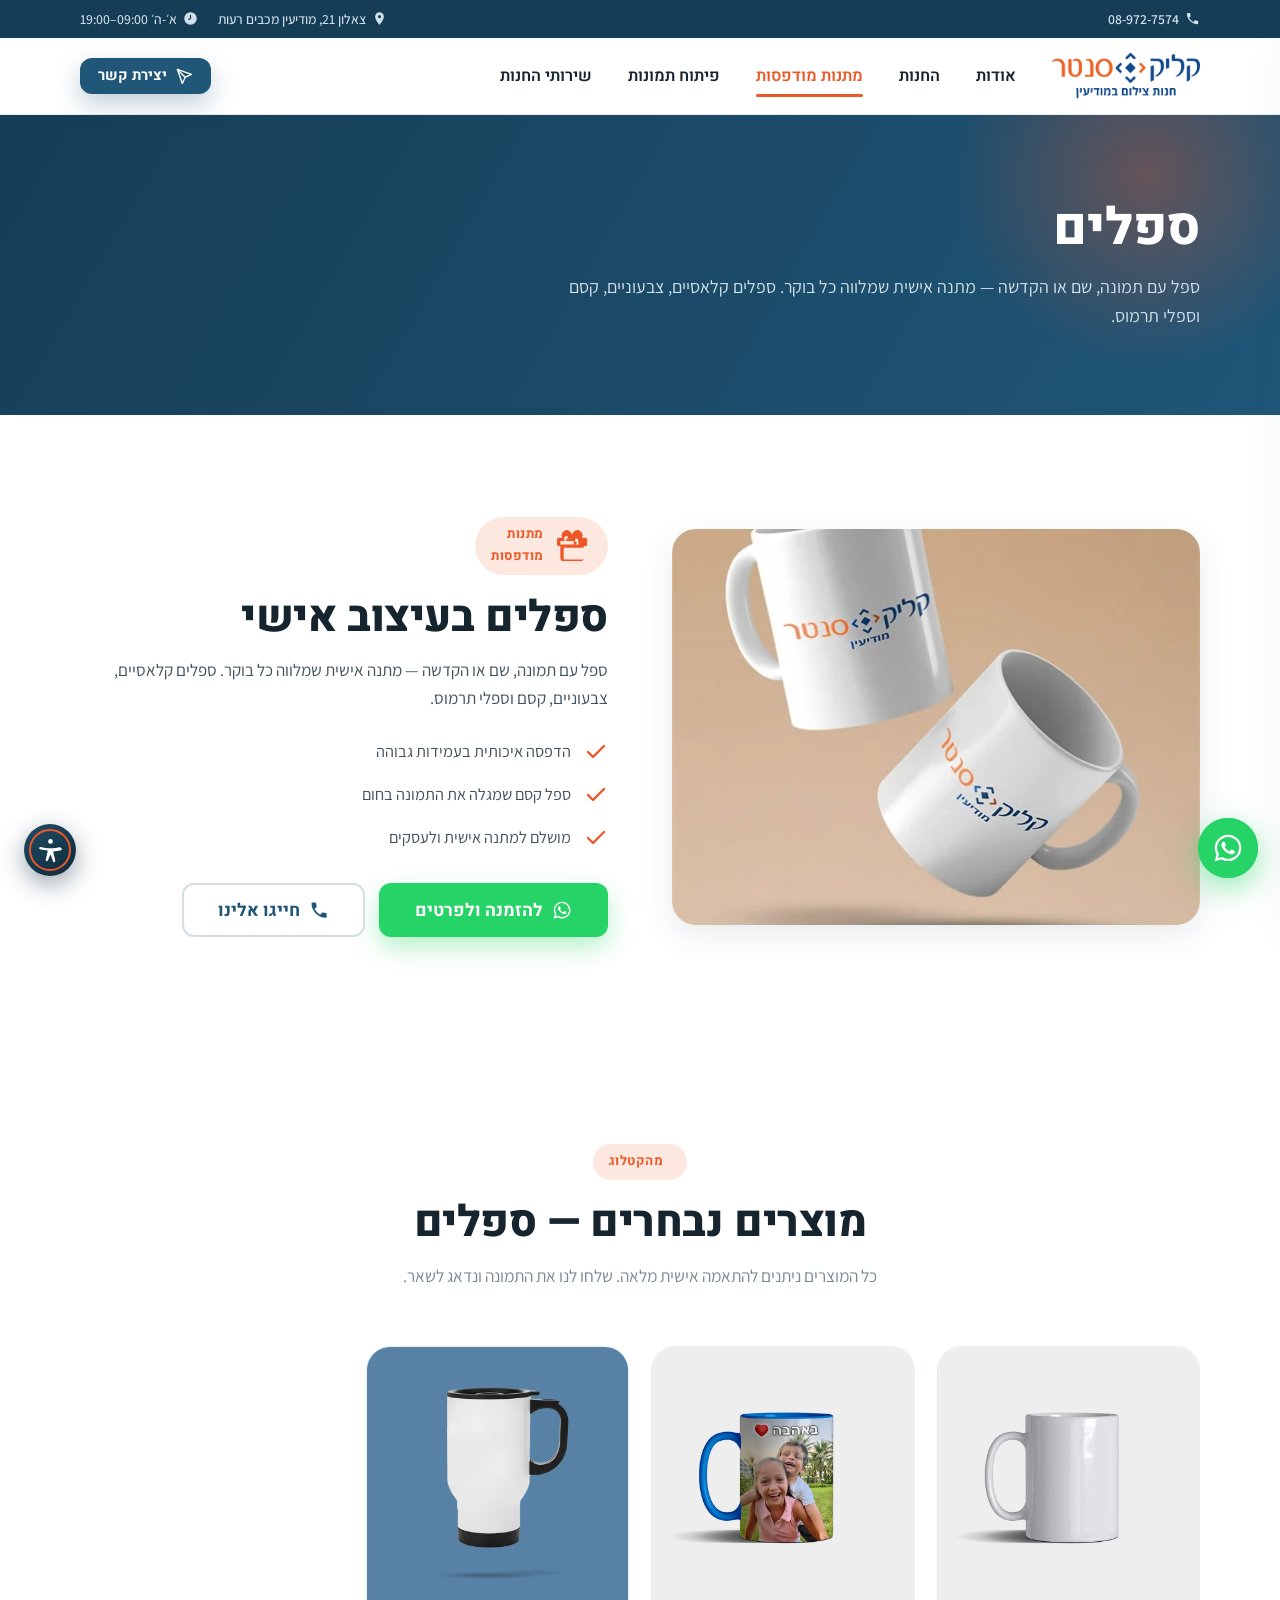
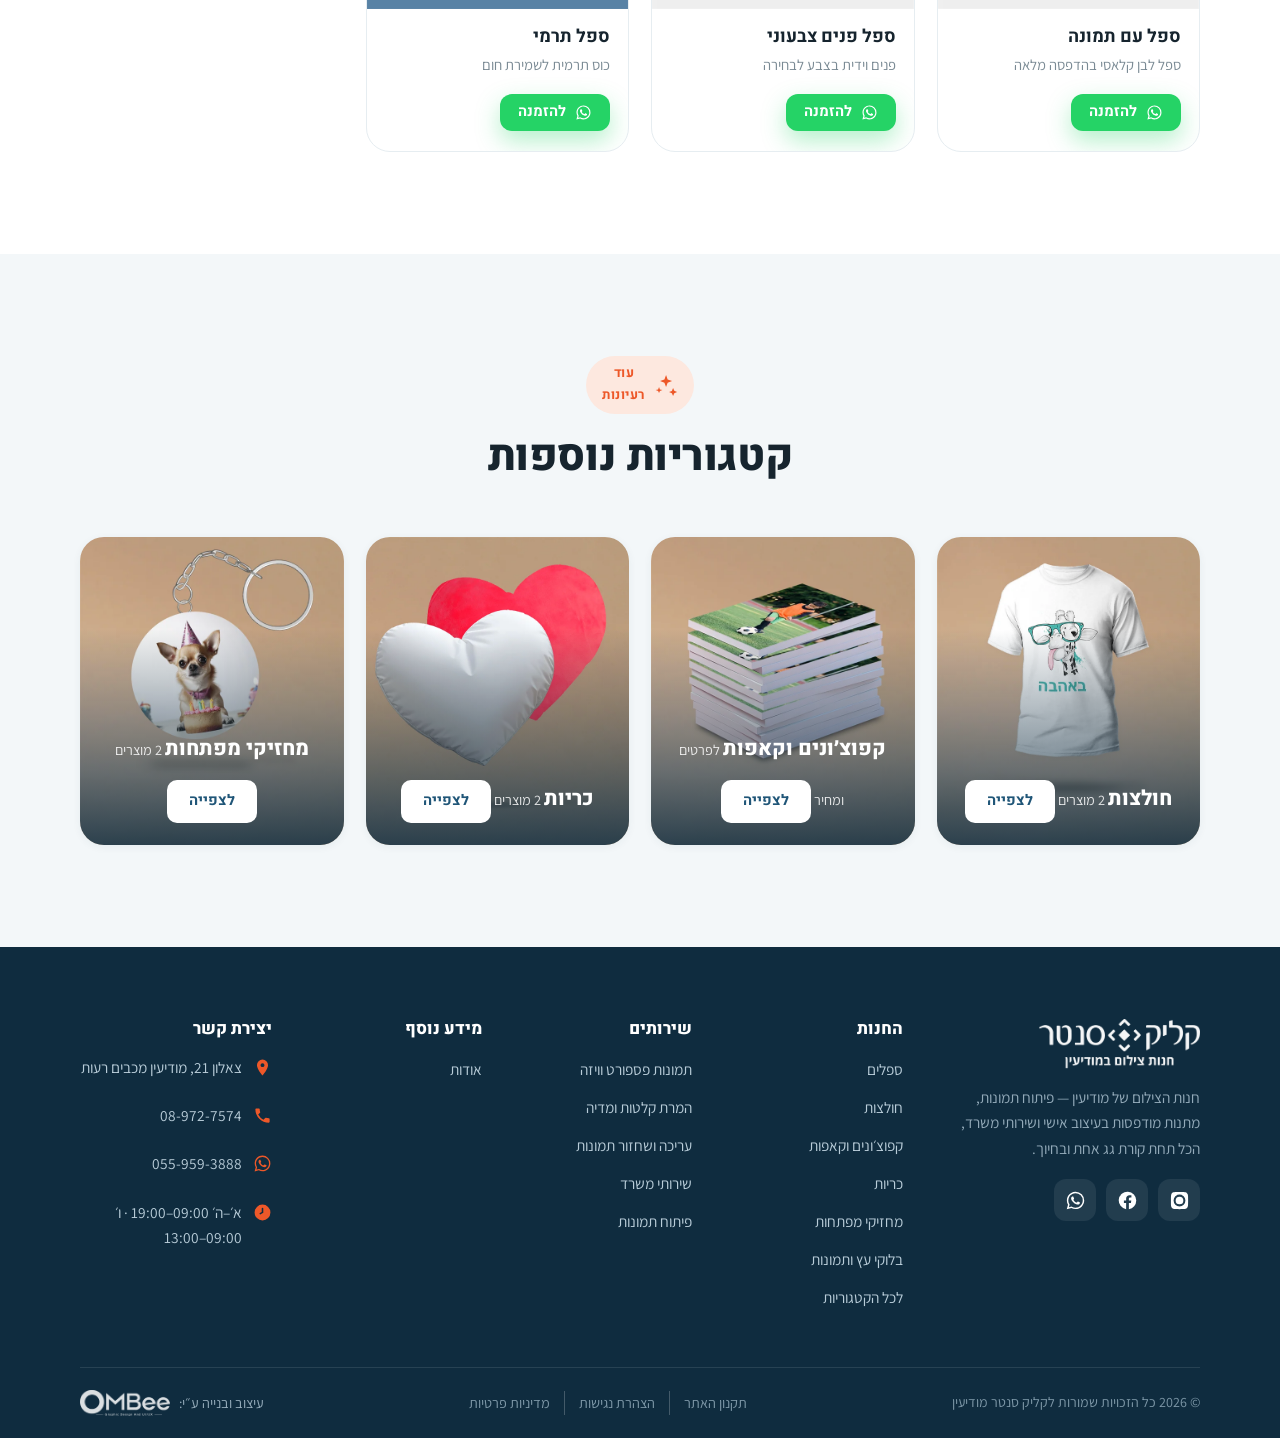
<file: category.html>
<!DOCTYPE html>
<html lang="he" dir="rtl">
<head>
  <meta charset="UTF-8">
  <meta name="viewport" content="width=device-width, initial-scale=1">
  <title>קטגוריה | קליק סנטר מודיעין</title>
  <meta name="description" content="מוצרים בעיצוב אישי בקליק סנטר מודיעין — בחרו, התאימו אישית והזמינו בוואטסאפ.">
  <meta property="og:title" content="קטגוריה | קליק סנטר מודיעין">
  <meta property="og:image" content="images/hero-gifts.webp">
  <meta name="theme-color" content="#205678">
  <link rel="icon" type="image/webp" href="images/icon-klilcnter.webp">
  <link rel="preconnect" href="https://fonts.googleapis.com">
  <link rel="preconnect" href="https://fonts.gstatic.com" crossorigin>
  <link href="https://fonts.googleapis.com/css2?family=Assistant:wght@300;400;500;600;700;800&family=Heebo:wght@400;600;700;800;900&display=swap" rel="stylesheet">
  <link rel="stylesheet" href="css/style.css">
</head>
<body>
  <header class="site-header" data-header></header>

  <main id="main">
    <div id="categoryPage">
      <!-- מתמלא דינמית לפי ?cat= דרך components.js -->
      <section class="page-hero"><div class="container"><h1>טוען…</h1></div></section>
    </div>
  </main>

  <footer class="site-footer" data-footer></footer>

  <script src="js/site.js"></script>
  <script src="js/components.js"></script>
  <script src="js/accessibility.js"></script>
</body>
</html>
</file>
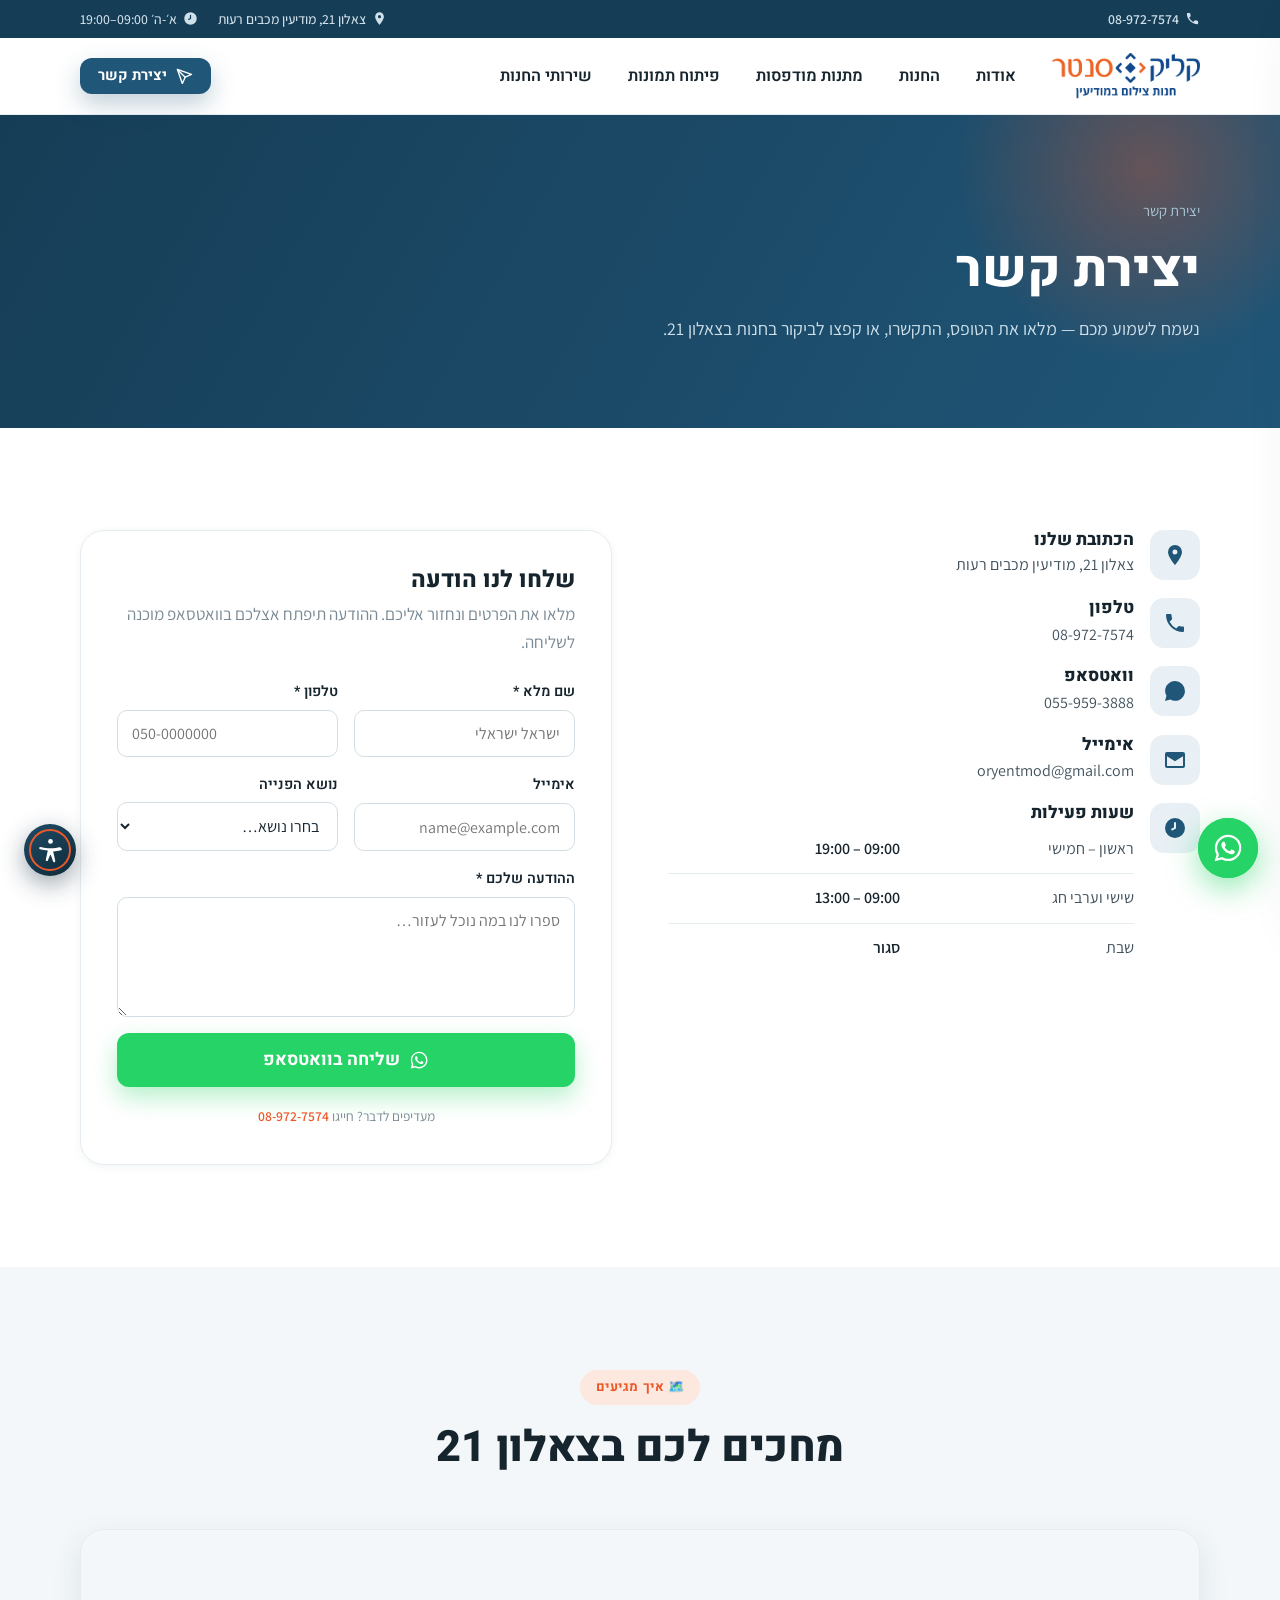
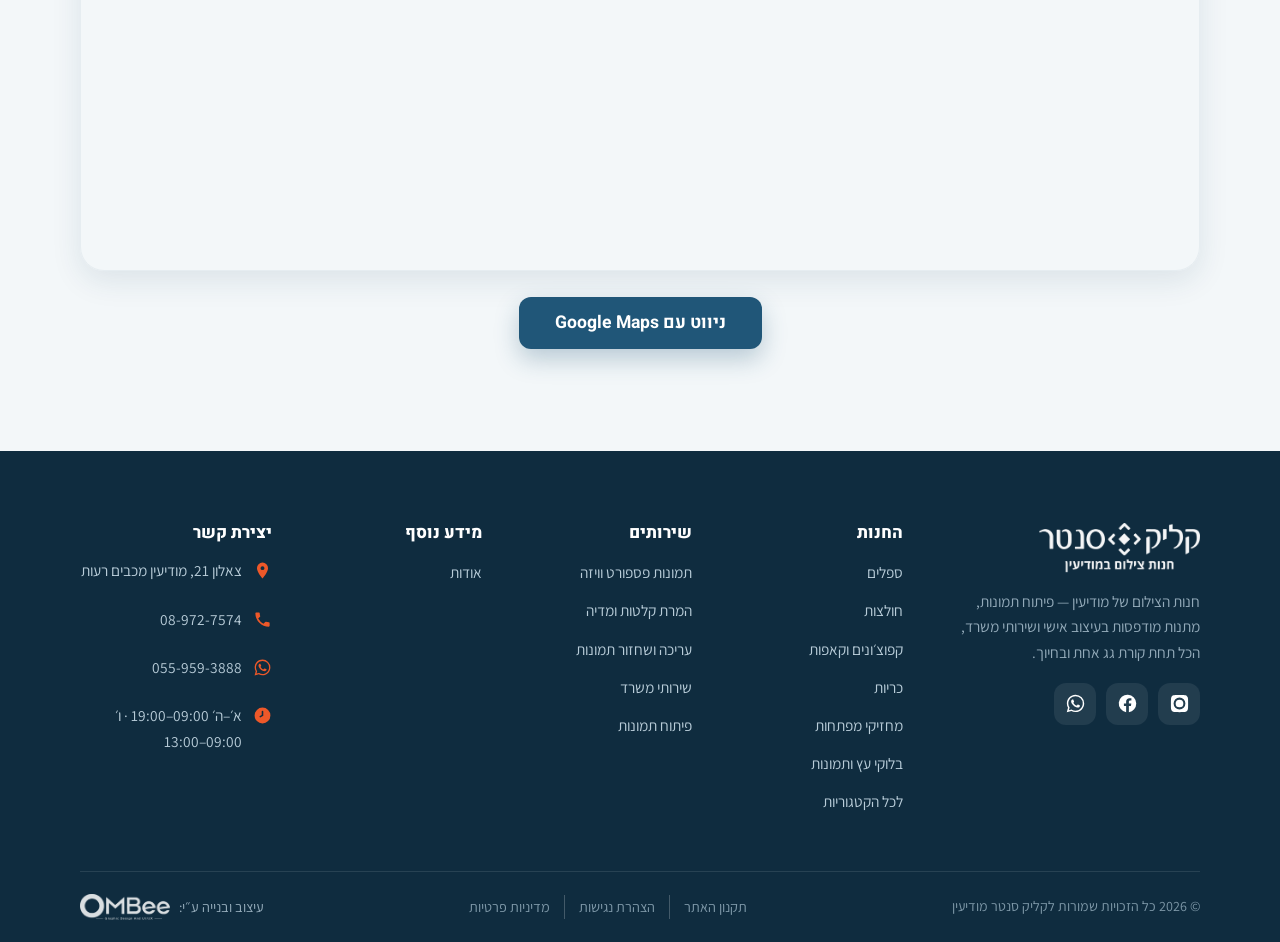
<file: contact.html>
<!DOCTYPE html>
<html lang="he" dir="rtl">
<head>
  <meta charset="UTF-8">
  <meta name="viewport" content="width=device-width, initial-scale=1">
  <title>יצירת קשר | קליק סנטר מודיעין</title>
  <meta name="description" content="יצירת קשר עם קליק סנטר מודיעין — צאלון 21, מודיעין מכבים רעות. טלפון 08-972-7574, וואטסאפ 055-959-3888, טופס יצירת קשר, שעות פעילות ומפה.">
  <link rel="canonical" href="https://www.klikcenter.co.il/contact.html">
  <meta property="og:title" content="יצירת קשר | קליק סנטר מודיעין">
  <meta property="og:description" content="צאלון 21, מודיעין מכבים רעות · 08-972-7574">
  <meta property="og:image" content="images/service-passport.webp">
  <meta name="theme-color" content="#205678">
  <link rel="icon" type="image/webp" href="images/icon-klilcnter.webp">
  <link rel="preconnect" href="https://fonts.googleapis.com">
  <link rel="preconnect" href="https://fonts.gstatic.com" crossorigin>
  <link href="https://fonts.googleapis.com/css2?family=Assistant:wght@300;400;500;600;700;800&family=Heebo:wght@400;600;700;800;900&display=swap" rel="stylesheet">
  <link rel="stylesheet" href="css/style.css">
</head>
<body>
  <header class="site-header" data-header></header>

  <main id="main">
    <section class="page-hero">
      <div class="container">
        <nav class="breadcrumbs" aria-label="פירורי לחם">
          <span>יצירת קשר</span>
        </nav>
        <h1>יצירת קשר</h1>
        <p>נשמח לשמוע מכם — מלאו את הטופס, התקשרו, או קפצו לביקור בחנות בצאלון 21.</p>
      </div>
    </section>

    <section class="section">
      <div class="container">
        <div class="contact-grid">
          <!-- טופס -->
          <div class="reveal">
            <div class="contact-form-card">
              <h2>שלחו לנו הודעה</h2>
              <p class="lead">מלאו את הפרטים ונחזור אליכם. ההודעה תיפתח אצלכם בוואטסאפ מוכנה לשליחה.</p>
              <form class="form" id="contactForm" novalidate>
                <div class="form__row">
                  <div class="field">
                    <label for="cf-name">שם מלא *</label>
                    <input type="text" id="cf-name" name="name" autocomplete="name" required placeholder="ישראל ישראלי">
                  </div>
                  <div class="field">
                    <label for="cf-phone">טלפון *</label>
                    <input type="tel" id="cf-phone" name="phone" autocomplete="tel" required placeholder="050-0000000">
                  </div>
                </div>
                <div class="form__row">
                  <div class="field">
                    <label for="cf-email">אימייל</label>
                    <input type="email" id="cf-email" name="email" autocomplete="email" placeholder="name@example.com">
                  </div>
                  <div class="field">
                    <label for="cf-subject">נושא הפנייה</label>
                    <select id="cf-subject" name="subject">
                      <option value="">בחרו נושא…</option>
                      <option>פיתוח תמונות</option>
                      <option>מתנה מודפסת בעיצוב אישי</option>
                      <option>תמונת פספורט / ויזה</option>
                      <option>המרת קלטות</option>
                      <option>שירותי משרד</option>
                      <option>אחר</option>
                    </select>
                  </div>
                </div>
                <div class="field">
                  <label for="cf-message">ההודעה שלכם *</label>
                  <textarea id="cf-message" name="message" required placeholder="ספרו לנו במה נוכל לעזור…"></textarea>
                </div>
                <button type="submit" class="btn btn--wa btn--block btn--lg">
                  <svg viewBox="0 0 24 24" fill="currentColor" aria-hidden="true"><path d="M19.05 4.91A9.82 9.82 0 0 0 12.04 2C6.58 2 2.13 6.45 2.13 11.91c0 1.75.46 3.45 1.32 4.95L2 22l5.25-1.38a9.9 9.9 0 0 0 4.79 1.22h.01c5.46 0 9.9-4.45 9.9-9.91a9.86 9.86 0 0 0-2.9-7.02zM12.05 20.15h-.01a8.2 8.2 0 0 1-4.19-1.15l-.3-.18-3.12.82.83-3.04-.2-.31a8.2 8.2 0 0 1-1.26-4.38c0-4.54 3.7-8.23 8.24-8.23a8.2 8.2 0 0 1 8.23 8.24c0 4.54-3.7 8.23-8.23 8.23zm4.52-6.16c-.25-.12-1.47-.72-1.69-.81-.23-.08-.39-.12-.56.12-.16.25-.64.81-.79.98-.14.16-.29.18-.54.06-.25-.12-1.05-.39-1.99-1.23-.74-.66-1.23-1.47-1.38-1.72-.14-.25-.01-.38.11-.5.11-.11.25-.29.37-.43.13-.15.17-.25.25-.41.08-.17.04-.31-.02-.43-.06-.12-.56-1.34-.76-1.84-.2-.48-.41-.42-.56-.43h-.48c-.17 0-.43.06-.66.31-.22.25-.86.85-.86 2.07s.89 2.4 1.01 2.56c.12.17 1.75 2.67 4.23 3.74.59.26 1.05.41 1.41.52.59.19 1.13.16 1.56.1.48-.07 1.47-.6 1.67-1.18.21-.58.21-1.07.14-1.18-.06-.1-.22-.16-.47-.28z"/></svg>
                  שליחה בוואטסאפ
                </button>
                <p class="form__note">מעדיפים לדבר? חייגו <a data-tel href="#">08-972-7574</a></p>
              </form>
            </div>
          </div>

          <!-- פרטים (בצד ימין של הטופס) -->
          <div class="reveal" data-delay="1" style="order:-1">
            <div class="info-list">
              <div class="info-item">
                <span class="info-item__ic"><svg viewBox="0 0 24 24" fill="currentColor" aria-hidden="true"><path d="M12 2a7 7 0 0 0-7 7c0 5 7 13 7 13s7-8 7-13a7 7 0 0 0-7-7zm0 9.5A2.5 2.5 0 1 1 12 6.5a2.5 2.5 0 0 1 0 5z"/></svg></span>
                <div><h4>הכתובת שלנו</h4><p>צאלון 21, מודיעין מכבים רעות</p></div>
              </div>
              <div class="info-item">
                <span class="info-item__ic"><svg viewBox="0 0 24 24" fill="currentColor" aria-hidden="true"><path d="M6.6 10.8a15.6 15.6 0 0 0 6.6 6.6l2.2-2.2a1 1 0 0 1 1-.24 11.4 11.4 0 0 0 3.6.58 1 1 0 0 1 1 1V20a1 1 0 0 1-1 1A17 17 0 0 1 3 4a1 1 0 0 1 1-1h3.5a1 1 0 0 1 1 1 11.4 11.4 0 0 0 .58 3.6 1 1 0 0 1-.24 1z"/></svg></span>
                <div><h4>טלפון</h4><a data-tel href="#">08-972-7574</a></div>
              </div>
              <div class="info-item">
                <span class="info-item__ic"><svg viewBox="0 0 24 24" fill="currentColor" aria-hidden="true"><path d="M19.05 4.91A9.82 9.82 0 0 0 12.04 2C6.58 2 2.13 6.45 2.13 11.91c0 1.75.46 3.45 1.32 4.95L2 22l5.25-1.38a9.9 9.9 0 0 0 4.79 1.22h.01c5.46 0 9.9-4.45 9.9-9.91a9.86 9.86 0 0 0-2.9-7.02z"/></svg></span>
                <div><h4>וואטסאפ</h4><a data-wa="היי קליק סנטר! אשמח לקבל פרטים 🙂" href="#">055-959-3888</a></div>
              </div>
              <div class="info-item">
                <span class="info-item__ic"><svg viewBox="0 0 24 24" fill="currentColor" aria-hidden="true"><path d="M4 4h16a2 2 0 0 1 2 2v12a2 2 0 0 1-2 2H4a2 2 0 0 1-2-2V6a2 2 0 0 1 2-2zm0 4.2V18h16V8.2l-8 5z"/></svg></span>
                <div><h4>אימייל</h4><a href="mailto:oryentmod@gmail.com">oryentmod@gmail.com</a></div>
              </div>
              <div class="info-item">
                <span class="info-item__ic"><svg viewBox="0 0 24 24" fill="currentColor" aria-hidden="true"><path d="M12 2a10 10 0 1 0 0 20 10 10 0 0 0 0-20zm1 10.4-3.3 1.9a1 1 0 0 1-1-1.73L11 11.4V7a1 1 0 0 1 2 0z"/></svg></span>
                <div style="flex:1">
                  <h4>שעות פעילות</h4>
                  <table class="hours-table" id="hours"></table>
                </div>
              </div>
            </div>
          </div>
        </div>
      </div>
    </section>

    <!-- מפה -->
    <section class="section section--soft">
      <div class="container">
        <div class="section-head center">
          <span class="eyebrow">🗺️ איך מגיעים</span>
          <h2 class="section-title">מחכים לכם בצאלון 21</h2>
        </div>
        <div class="map-embed reveal">
          <iframe id="map" title="מפת קליק סנטר מודיעין" loading="lazy" referrerpolicy="no-referrer-when-downgrade" allowfullscreen></iframe>
        </div>
        <div class="center" style="margin-top:26px">
          <a class="btn btn--brand btn--lg" id="directions" target="_blank" rel="noopener" href="#">ניווט עם Google Maps</a>
        </div>
      </div>
    </section>
  </main>

  <footer class="site-footer" data-footer></footer>

  <script src="js/site.js"></script>
  <script src="js/components.js"></script>
  <script src="js/accessibility.js"></script>
  <script>
    (function () {
      var B = window.SITE.BIZ;
      // שעות פעילות
      document.getElementById("hours").innerHTML = B.hours.map(function (r) {
        return "<tr><td>" + r[0] + "</td><td>" + r[1] + "</td></tr>";
      }).join("");
      // מפה
      var q = encodeURIComponent(B.mapsQuery);
      document.getElementById("map").src = "https://maps.google.com/maps?q=" + q + "&hl=he&z=16&output=embed";
      document.getElementById("directions").href = "https://www.google.com/maps/search/?api=1&query=" + q;

      // שליחת הטופס — בונה הודעת וואטסאפ מהפרטים
      var form = document.getElementById("contactForm");
      form.addEventListener("submit", function (e) {
        e.preventDefault();
        var val = function (id) { return (document.getElementById(id).value || "").trim(); };
        var name = val("cf-name"), phone = val("cf-phone"), email = val("cf-email"),
            subject = document.getElementById("cf-subject").value, message = val("cf-message");
        if (!name || !phone || !message) {
          alert("נא למלא שם, טלפון והודעה 🙂");
          return;
        }
        var lines = ["היי קליק סנטר! 🙂", "שם: " + name, "טלפון: " + phone];
        if (email) lines.push("אימייל: " + email);
        if (subject) lines.push("נושא: " + subject);
        lines.push("הודעה: " + message);
        window.open(B.wa(lines.join("\n")), "_blank", "noopener");
      });
      window.SITE.initReveal();
    })();
  </script>
</body>
</html>
</file>
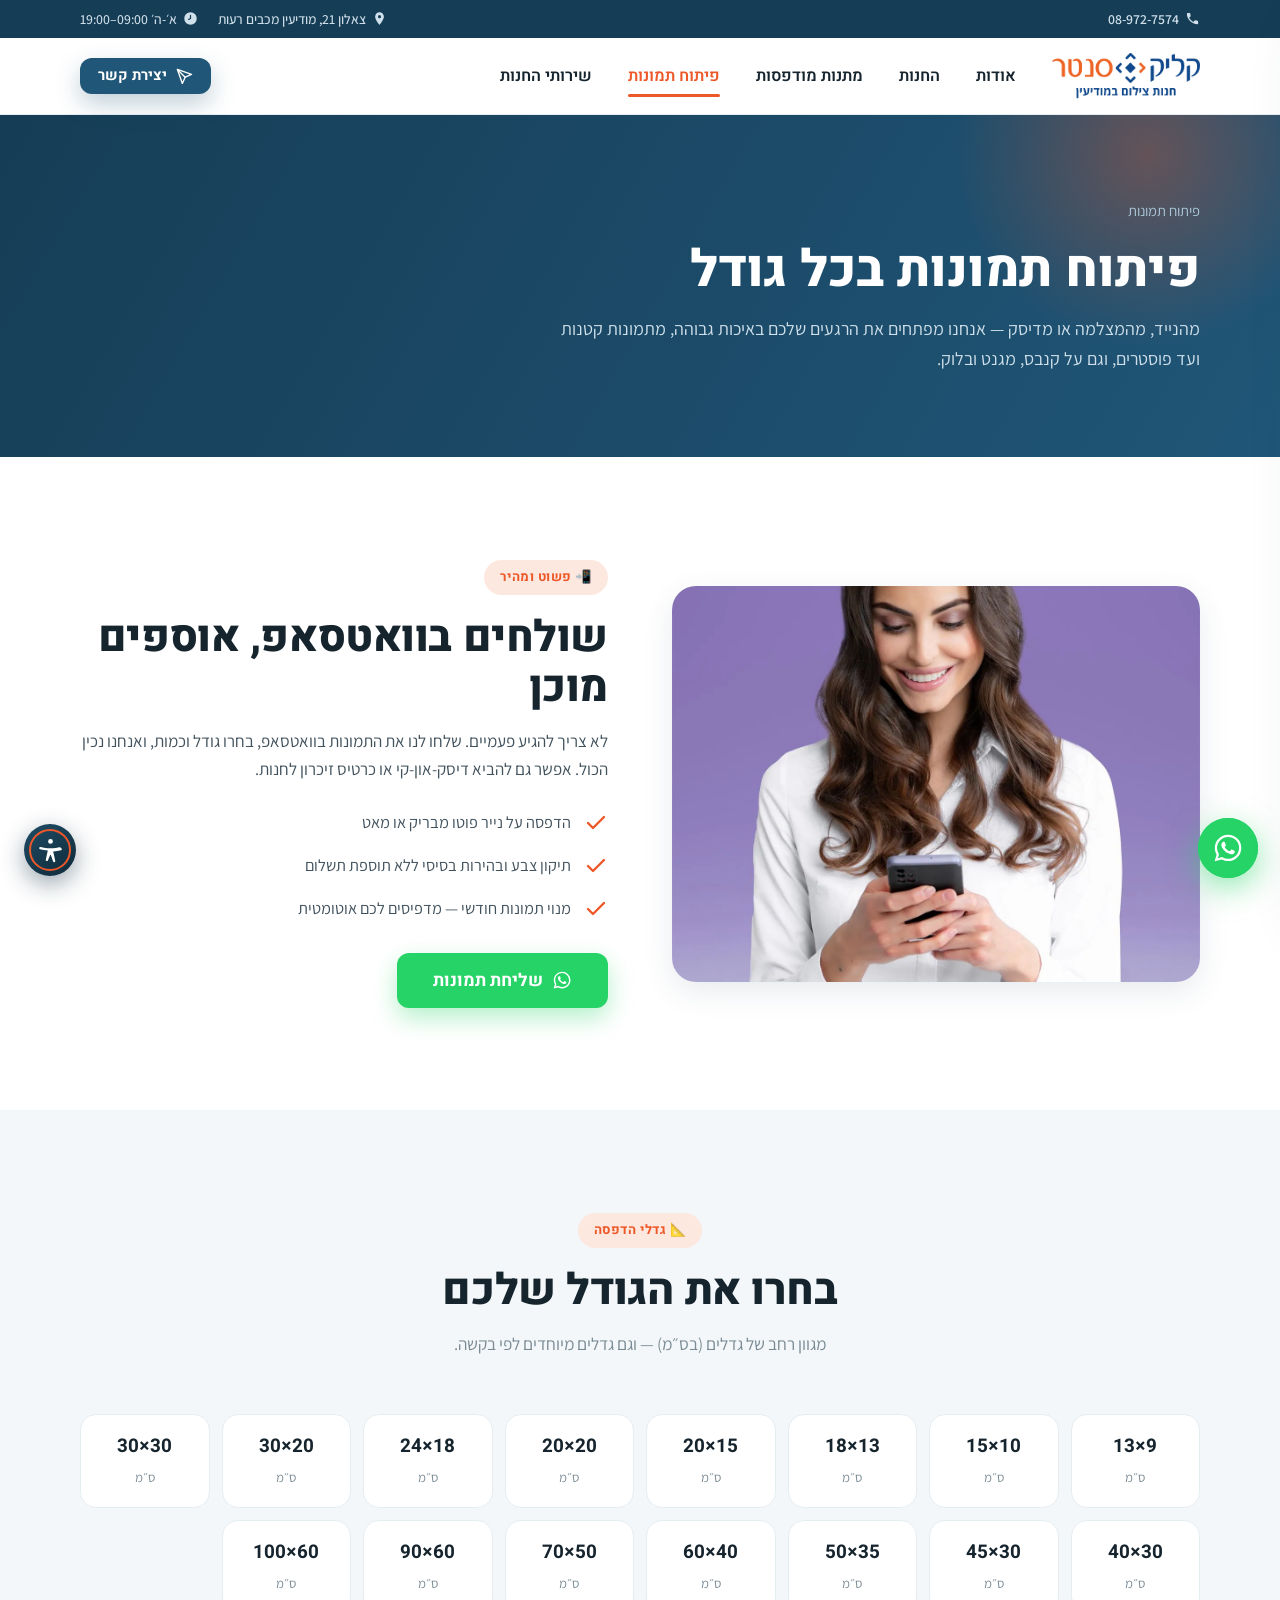
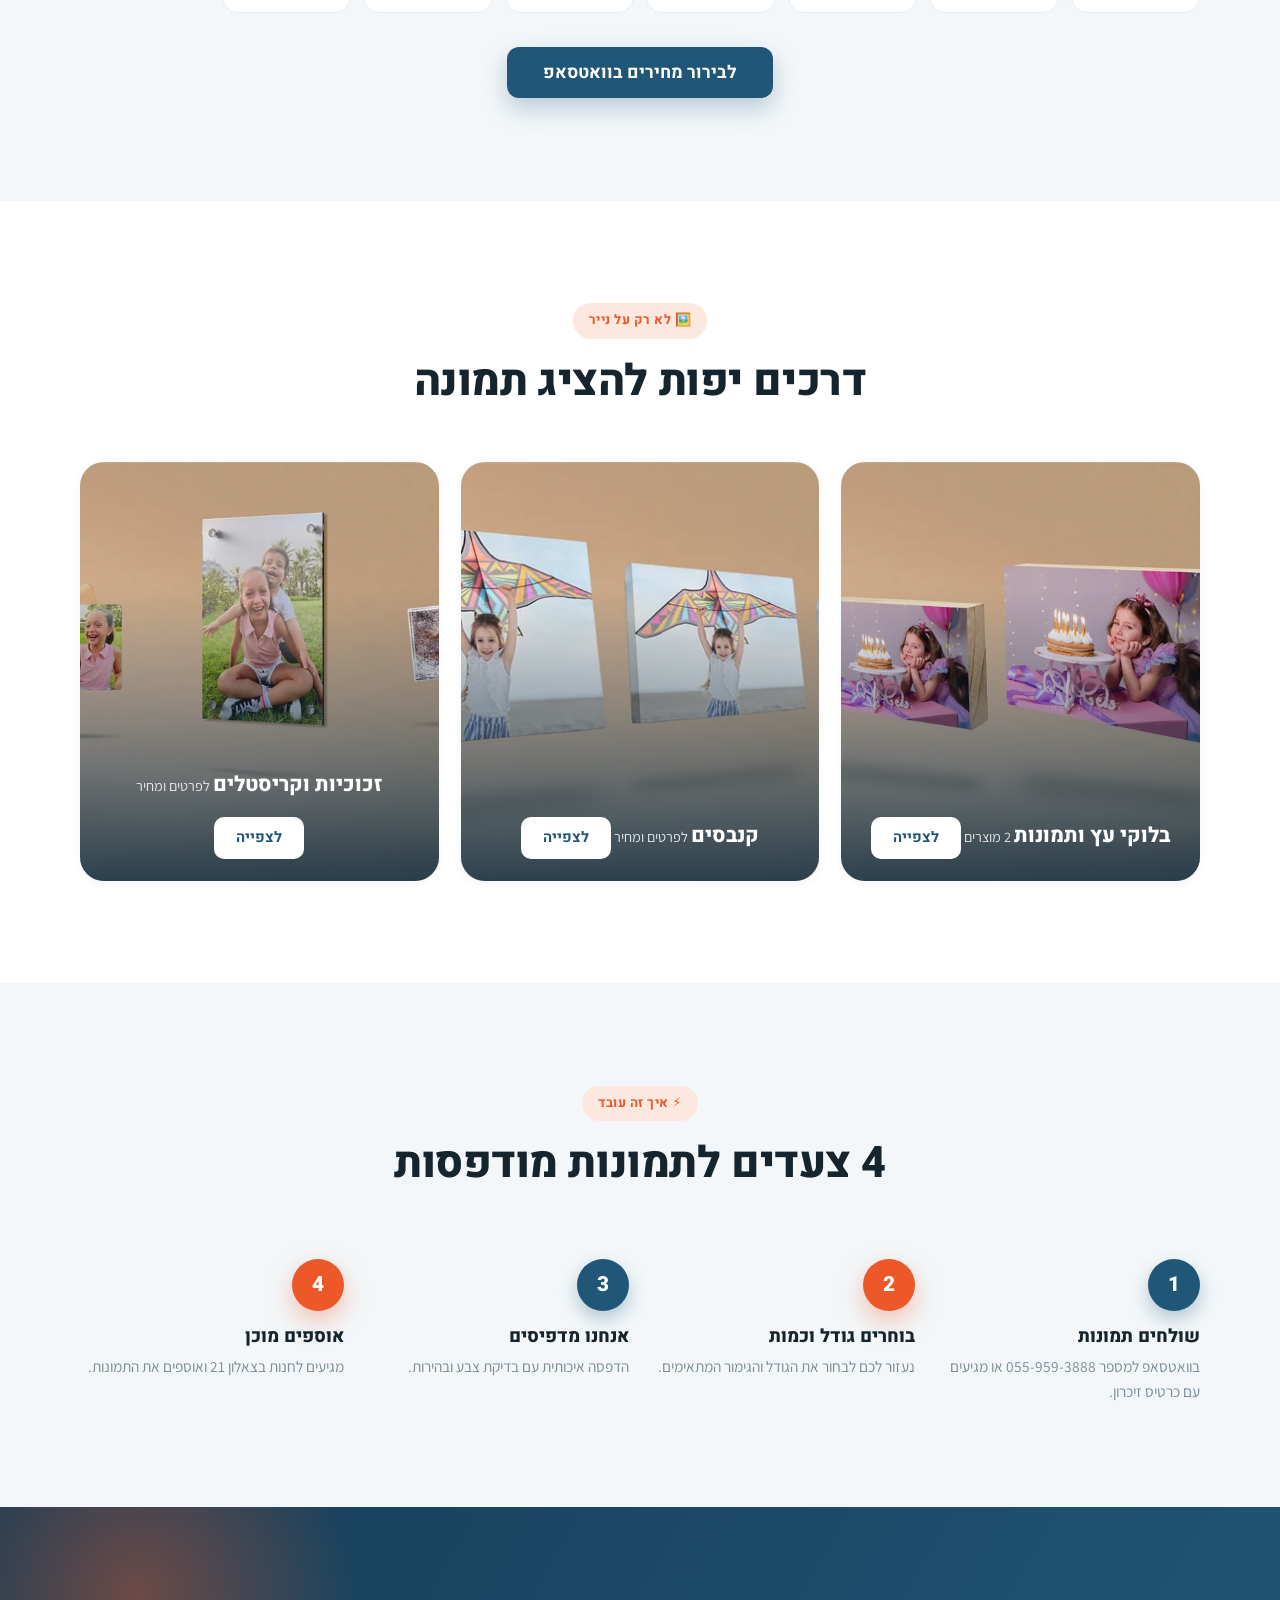
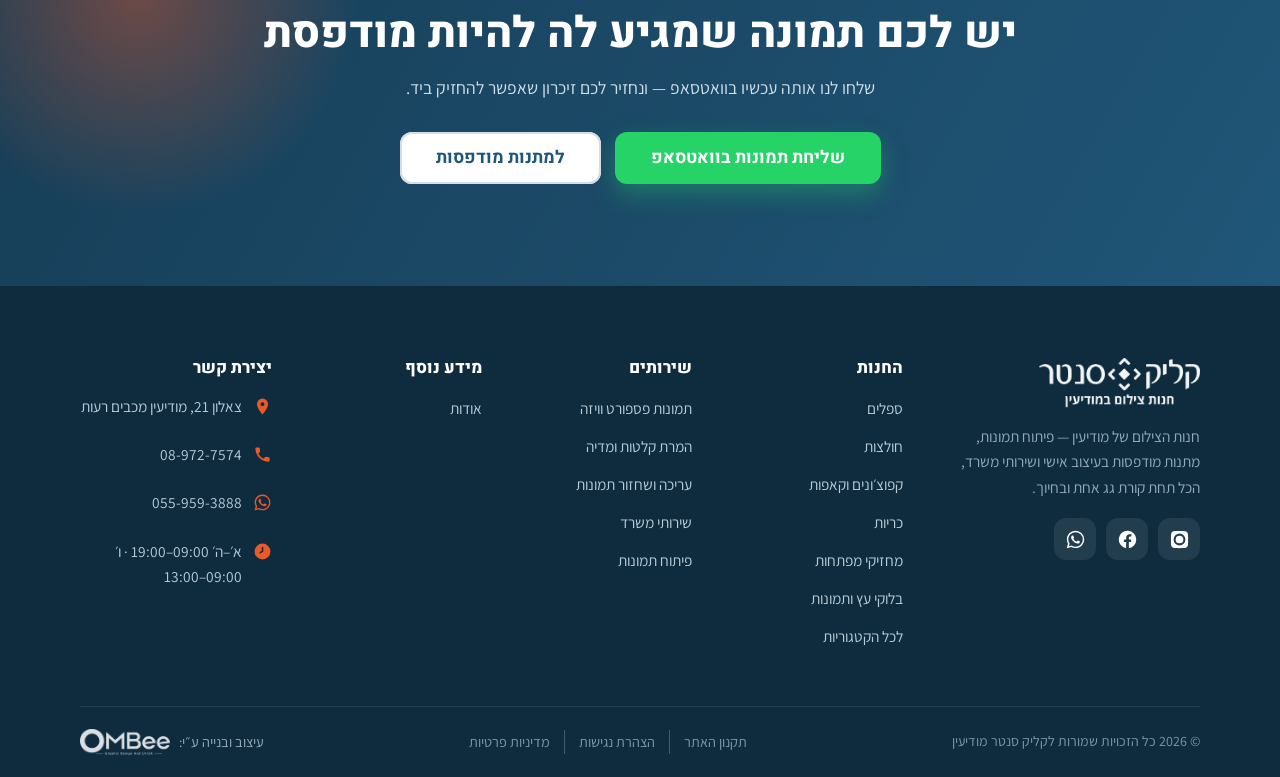
<file: photo-development.html>
<!DOCTYPE html>
<html lang="he" dir="rtl">
<head>
  <meta charset="UTF-8">
  <meta name="viewport" content="width=device-width, initial-scale=1">
  <title>פיתוח תמונות | קליק סנטר מודיעין — כל הגדלים</title>
  <meta name="description" content="פיתוח תמונות במודיעין בכל גודל, מ-9×13 ועד 60×100, קנבסים, מגנטים, לוחות שנה ובלוקי תמונה. שלחו תמונות בוואטסאפ ואספו מוכן בחנות.">
  <link rel="canonical" href="https://www.klikcenter.co.il/photo-development.html">
  <meta property="og:title" content="פיתוח תמונות | קליק סנטר מודיעין">
  <meta property="og:description" content="פיתוח תמונות בכל גודל, קנבסים, מגנטים ולוחות שנה — במודיעין.">
  <meta property="og:image" content="images/cat-canvas.webp">
  <meta name="theme-color" content="#205678">
  <link rel="icon" type="image/webp" href="images/icon-klilcnter.webp">
  <link rel="preconnect" href="https://fonts.googleapis.com">
  <link rel="preconnect" href="https://fonts.gstatic.com" crossorigin>
  <link href="https://fonts.googleapis.com/css2?family=Assistant:wght@300;400;500;600;700;800&family=Heebo:wght@400;600;700;800;900&display=swap" rel="stylesheet">
  <link rel="stylesheet" href="css/style.css">
</head>
<body>
  <header class="site-header" data-header></header>

  <main id="main">
    <section class="page-hero">
      <div class="container">
        <nav class="breadcrumbs" aria-label="פירורי לחם">
          <span>פיתוח תמונות</span>
        </nav>
        <h1>פיתוח תמונות בכל גודל</h1>
        <p>מהנייד, מהמצלמה או מדיסק — אנחנו מפתחים את הרגעים שלכם באיכות גבוהה, מתמונות קטנות ועד פוסטרים, וגם על קנבס, מגנט ובלוק.</p>
      </div>
    </section>

    <!-- intro split -->
    <section class="section">
      <div class="container">
        <div class="split">
          <div class="split__media reveal"><img src="images/hero-sending.webp" alt="שליחת תמונות לפיתוח בוואטסאפ" loading="lazy"></div>
          <div class="reveal" data-delay="1">
            <span class="eyebrow">📲 פשוט ומהיר</span>
            <h2 class="section-title">שולחים בוואטסאפ, אוספים מוכן</h2>
            <p style="margin-top:14px">לא צריך להגיע פעמיים. שלחו לנו את התמונות בוואטסאפ, בחרו גודל וכמות, ואנחנו נכין הכול. אפשר גם להביא דיסק-און-קי או כרטיס זיכרון לחנות.</p>
            <ul class="split__list">
              <li><svg viewBox="0 0 24 24" fill="none" aria-hidden="true"><path d="M20 6L9 17l-5-5" stroke="currentColor" stroke-width="2.4" stroke-linecap="round" stroke-linejoin="round"/></svg><span>הדפסה על נייר פוטו מבריק או מאט</span></li>
              <li><svg viewBox="0 0 24 24" fill="none" aria-hidden="true"><path d="M20 6L9 17l-5-5" stroke="currentColor" stroke-width="2.4" stroke-linecap="round" stroke-linejoin="round"/></svg><span>תיקון צבע ובהירות בסיסי ללא תוספת תשלום</span></li>
              <li><svg viewBox="0 0 24 24" fill="none" aria-hidden="true"><path d="M20 6L9 17l-5-5" stroke="currentColor" stroke-width="2.4" stroke-linecap="round" stroke-linejoin="round"/></svg><span>מנוי תמונות חודשי — מדפיסים לכם אוטומטית</span></li>
            </ul>
            <div class="hero__cta">
              <a class="btn btn--wa btn--lg" data-wa="היי! אשמח לפתח תמונות 📷" href="#">
                <svg viewBox="0 0 24 24" fill="currentColor" aria-hidden="true"><path d="M19.05 4.91A9.82 9.82 0 0 0 12.04 2C6.58 2 2.13 6.45 2.13 11.91c0 1.75.46 3.45 1.32 4.95L2 22l5.25-1.38a9.9 9.9 0 0 0 4.79 1.22h.01c5.46 0 9.9-4.45 9.9-9.91a9.86 9.86 0 0 0-2.9-7.02zM12.05 20.15h-.01a8.2 8.2 0 0 1-4.19-1.15l-.3-.18-3.12.82.83-3.04-.2-.31a8.2 8.2 0 0 1-1.26-4.38c0-4.54 3.7-8.23 8.24-8.23a8.2 8.2 0 0 1 8.23 8.24c0 4.54-3.7 8.23-8.23 8.23zm4.52-6.16c-.25-.12-1.47-.72-1.69-.81-.23-.08-.39-.12-.56.12-.16.25-.64.81-.79.98-.14.16-.29.18-.54.06-.25-.12-1.05-.39-1.99-1.23-.74-.66-1.23-1.47-1.38-1.72-.14-.25-.01-.38.11-.5.11-.11.25-.29.37-.43.13-.15.17-.25.25-.41.08-.17.04-.31-.02-.43-.06-.12-.56-1.34-.76-1.84-.2-.48-.41-.42-.56-.43h-.48c-.17 0-.43.06-.66.31-.22.25-.86.85-.86 2.07s.89 2.4 1.01 2.56c.12.17 1.75 2.67 4.23 3.74.59.26 1.05.41 1.41.52.59.19 1.13.16 1.56.1.48-.07 1.47-.6 1.67-1.18.21-.58.21-1.07.14-1.18-.06-.1-.22-.16-.47-.28z"/></svg>
                שליחת תמונות
              </a>
            </div>
          </div>
        </div>
      </div>
    </section>

    <!-- sizes -->
    <section class="section section--soft">
      <div class="container">
        <div class="section-head center">
          <span class="eyebrow">📐 גדלי הדפסה</span>
          <h2 class="section-title">בחרו את הגודל שלכם</h2>
          <p class="section-lead">מגוון רחב של גדלים (בס״מ) — וגם גדלים מיוחדים לפי בקשה.</p>
        </div>
        <div class="size-grid" id="sizes"></div>
        <div class="center" style="margin-top:34px">
          <a class="btn btn--brand btn--lg" data-wa="היי! איזה גדלי פיתוח ומחירים יש?" href="#">לבירור מחירים בוואטסאפ</a>
        </div>
      </div>
    </section>

    <!-- formats -->
    <section class="section">
      <div class="container">
        <div class="section-head center">
          <span class="eyebrow">🖼️ לא רק על נייר</span>
          <h2 class="section-title">דרכים יפות להציג תמונה</h2>
        </div>
        <div class="cat-grid cat-grid--3" id="formats"></div>
      </div>
    </section>

    <!-- steps -->
    <section class="section section--soft">
      <div class="container">
        <div class="section-head center">
          <span class="eyebrow">⚡ איך זה עובד</span>
          <h2 class="section-title">4 צעדים לתמונות מודפסות</h2>
        </div>
        <div class="steps">
          <div class="step reveal" data-delay="1"><div class="step__n">1</div><h3>שולחים תמונות</h3><p>בוואטסאפ למספר 055-959-3888 או מגיעים עם כרטיס זיכרון.</p></div>
          <div class="step reveal" data-delay="2"><div class="step__n">2</div><h3>בוחרים גודל וכמות</h3><p>נעזור לכם לבחור את הגודל והגימור המתאימים.</p></div>
          <div class="step reveal" data-delay="3"><div class="step__n">3</div><h3>אנחנו מדפיסים</h3><p>הדפסה איכותית עם בדיקת צבע ובהירות.</p></div>
          <div class="step reveal" data-delay="4"><div class="step__n">4</div><h3>אוספים מוכן</h3><p>מגיעים לחנות בצאלון 21 ואוספים את התמונות.</p></div>
        </div>
      </div>
    </section>

    <section class="section cta-band">
      <div class="container">
        <h2>יש לכם תמונה שמגיע לה להיות מודפסת</h2>
        <p>שלחו לנו אותה עכשיו בוואטסאפ — ונחזיר לכם זיכרון שאפשר להחזיק ביד.</p>
        <div class="cta-band__btns">
          <a class="btn btn--wa btn--lg" data-wa="היי קליק סנטר! אשמח לפתח תמונות 🙂" href="#">שליחת תמונות בוואטסאפ</a>
          <a class="btn btn--ghost btn--lg" href="shop.html">למתנות מודפסות</a>
        </div>
      </div>
    </section>
  </main>

  <footer class="site-footer" data-footer></footer>

  <script src="js/site.js"></script>
  <script src="js/components.js"></script>
  <script src="js/accessibility.js"></script>
  <script>
    (function () {
      var S = window.SITE;
      document.getElementById("sizes").innerHTML = S.PHOTO_SIZES.map(function (s) {
        return '<div class="size-chip reveal"><b>' + s + '</b><span>ס״מ</span></div>';
      }).join("");
      // פורמטים מיוחדים — קטגוריות נבחרות
      var formats = S.CATEGORIES.filter(function (c) { return ["canvas", "woodblocks", "glass"].indexOf(c.id) > -1; });
      S.render.categories("#formats", formats);
      S.initReveal();
    })();
  </script>
</body>
</html>
</file>
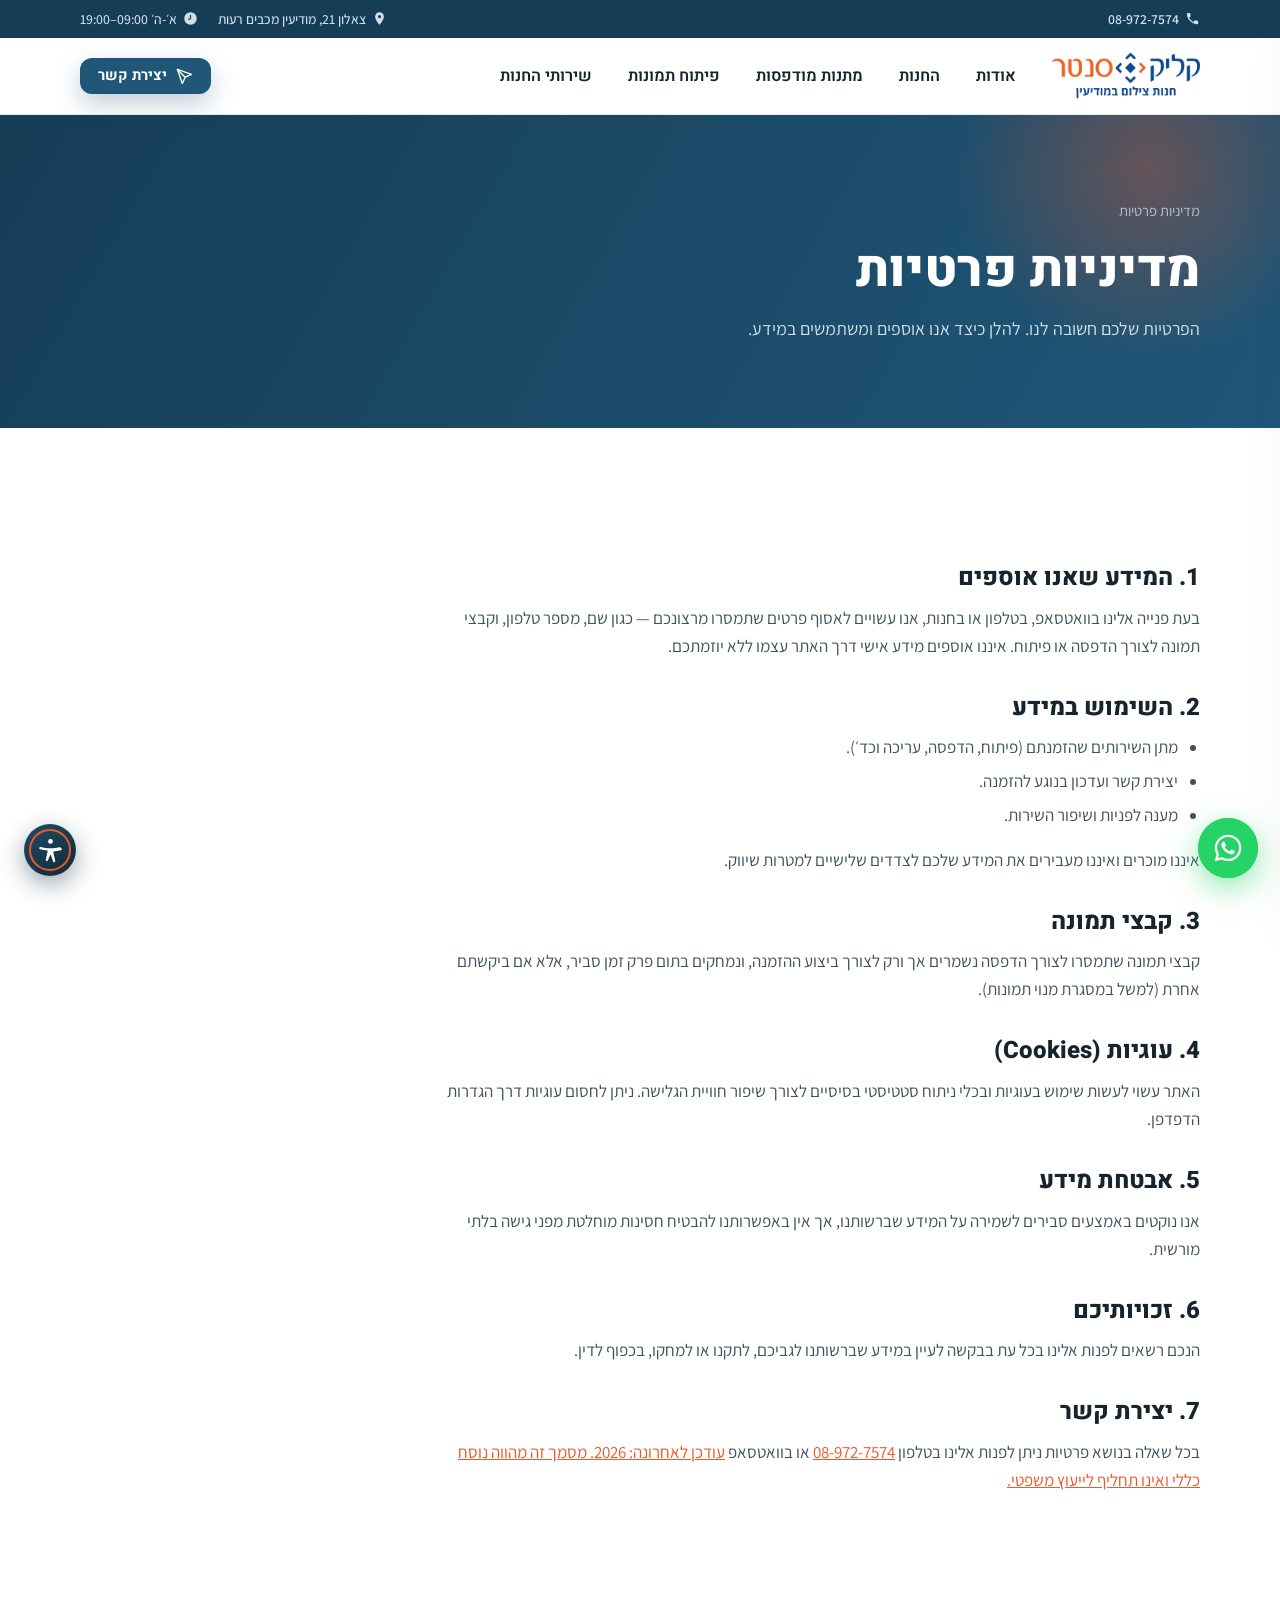
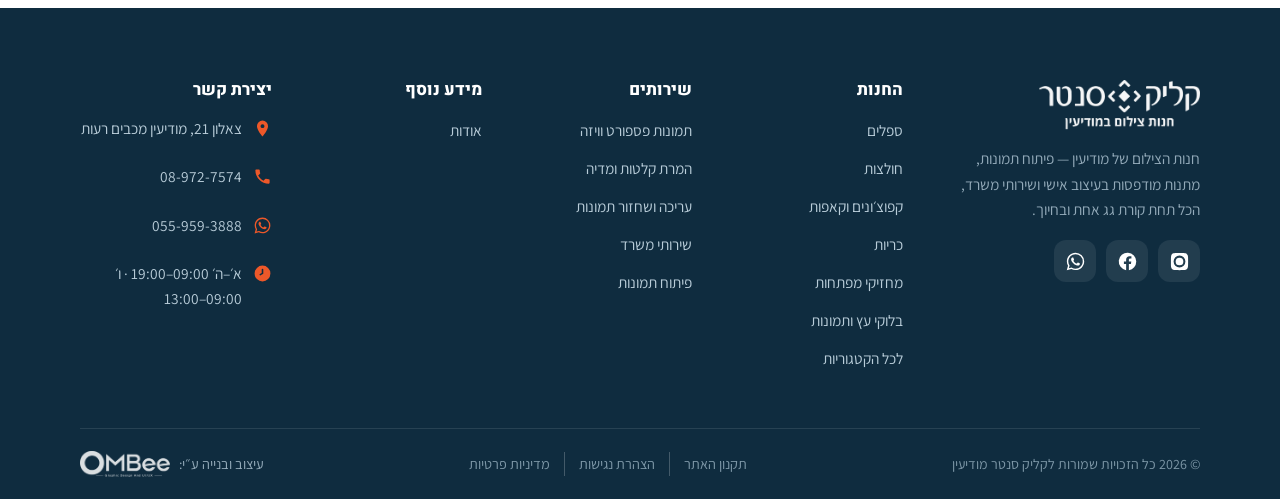
<file: privacy.html>
<!DOCTYPE html>
<html lang="he" dir="rtl">
<head>
  <meta charset="UTF-8">
  <meta name="viewport" content="width=device-width, initial-scale=1">
  <title>מדיניות פרטיות | קליק סנטר מודיעין</title>
  <meta name="description" content="מדיניות הפרטיות של קליק סנטר מודיעין — כיצד אנו אוספים, משתמשים ושומרים על המידע שלכם.">
  <meta name="robots" content="noindex">
  <link rel="icon" type="image/webp" href="images/icon-klilcnter.webp">
  <link rel="preconnect" href="https://fonts.googleapis.com">
  <link rel="preconnect" href="https://fonts.gstatic.com" crossorigin>
  <link href="https://fonts.googleapis.com/css2?family=Assistant:wght@300;400;500;600;700;800&family=Heebo:wght@400;600;700;800;900&display=swap" rel="stylesheet">
  <link rel="stylesheet" href="css/style.css">
</head>
<body>
  <header class="site-header" data-header></header>

  <main id="main">
    <section class="page-hero">
      <div class="container">
        <nav class="breadcrumbs" aria-label="פירורי לחם">
          <span>מדיניות פרטיות</span>
        </nav>
        <h1>מדיניות פרטיות</h1>
        <p>הפרטיות שלכם חשובה לנו. להלן כיצד אנו אוספים ומשתמשים במידע.</p>
      </div>
    </section>

    <section class="section">
      <div class="container">
        <div class="prose">
          <h2>1. המידע שאנו אוספים</h2>
          <p>בעת פנייה אלינו בוואטסאפ, בטלפון או בחנות, אנו עשויים לאסוף פרטים שתמסרו מרצונכם — כגון שם, מספר טלפון, וקבצי תמונה לצורך הדפסה או פיתוח. איננו אוספים מידע אישי דרך האתר עצמו ללא יוזמתכם.</p>

          <h2>2. השימוש במידע</h2>
          <ul>
            <li>מתן השירותים שהזמנתם (פיתוח, הדפסה, עריכה וכד׳).</li>
            <li>יצירת קשר ועדכון בנוגע להזמנה.</li>
            <li>מענה לפניות ושיפור השירות.</li>
          </ul>
          <p>איננו מוכרים ואיננו מעבירים את המידע שלכם לצדדים שלישיים למטרות שיווק.</p>

          <h2>3. קבצי תמונה</h2>
          <p>קבצי תמונה שתמסרו לצורך הדפסה נשמרים אך ורק לצורך ביצוע ההזמנה, ונמחקים בתום פרק זמן סביר, אלא אם ביקשתם אחרת (למשל במסגרת מנוי תמונות).</p>

          <h2>4. עוגיות (Cookies)</h2>
          <p>האתר עשוי לעשות שימוש בעוגיות ובכלי ניתוח סטטיסטי בסיסיים לצורך שיפור חוויית הגלישה. ניתן לחסום עוגיות דרך הגדרות הדפדפן.</p>

          <h2>5. אבטחת מידע</h2>
          <p>אנו נוקטים באמצעים סבירים לשמירה על המידע שברשותנו, אך אין באפשרותנו להבטיח חסינות מוחלטת מפני גישה בלתי מורשית.</p>

          <h2>6. זכויותיכם</h2>
          <p>הנכם רשאים לפנות אלינו בכל עת בבקשה לעיין במידע שברשותנו לגביכם, לתקנו או למחקו, בכפוף לדין.</p>

          <h2>7. יצירת קשר</h2>
          <p>בכל שאלה בנושא פרטיות ניתן לפנות אלינו בטלפון <a data-tel href="#">08-972-7574</a> או בוואטסאפ <a data-wa=" או בחנות בצאלון 21, מודיעין מכבים רעות.</p>

          <p style="color:var(--muted);font-size:.92rem;margin-top:28px">עודכן לאחרונה: 2026. מסמך זה מהווה נוסח כללי ואינו תחליף לייעוץ משפטי.</p>
        </div>
      </div>
    </section>
  </main>

  <footer class="site-footer" data-footer></footer>
  <script src="js/site.js"></script>
  <script src="js/components.js"></script>
  <script src="js/accessibility.js"></script>
</body>
</html>
</file>
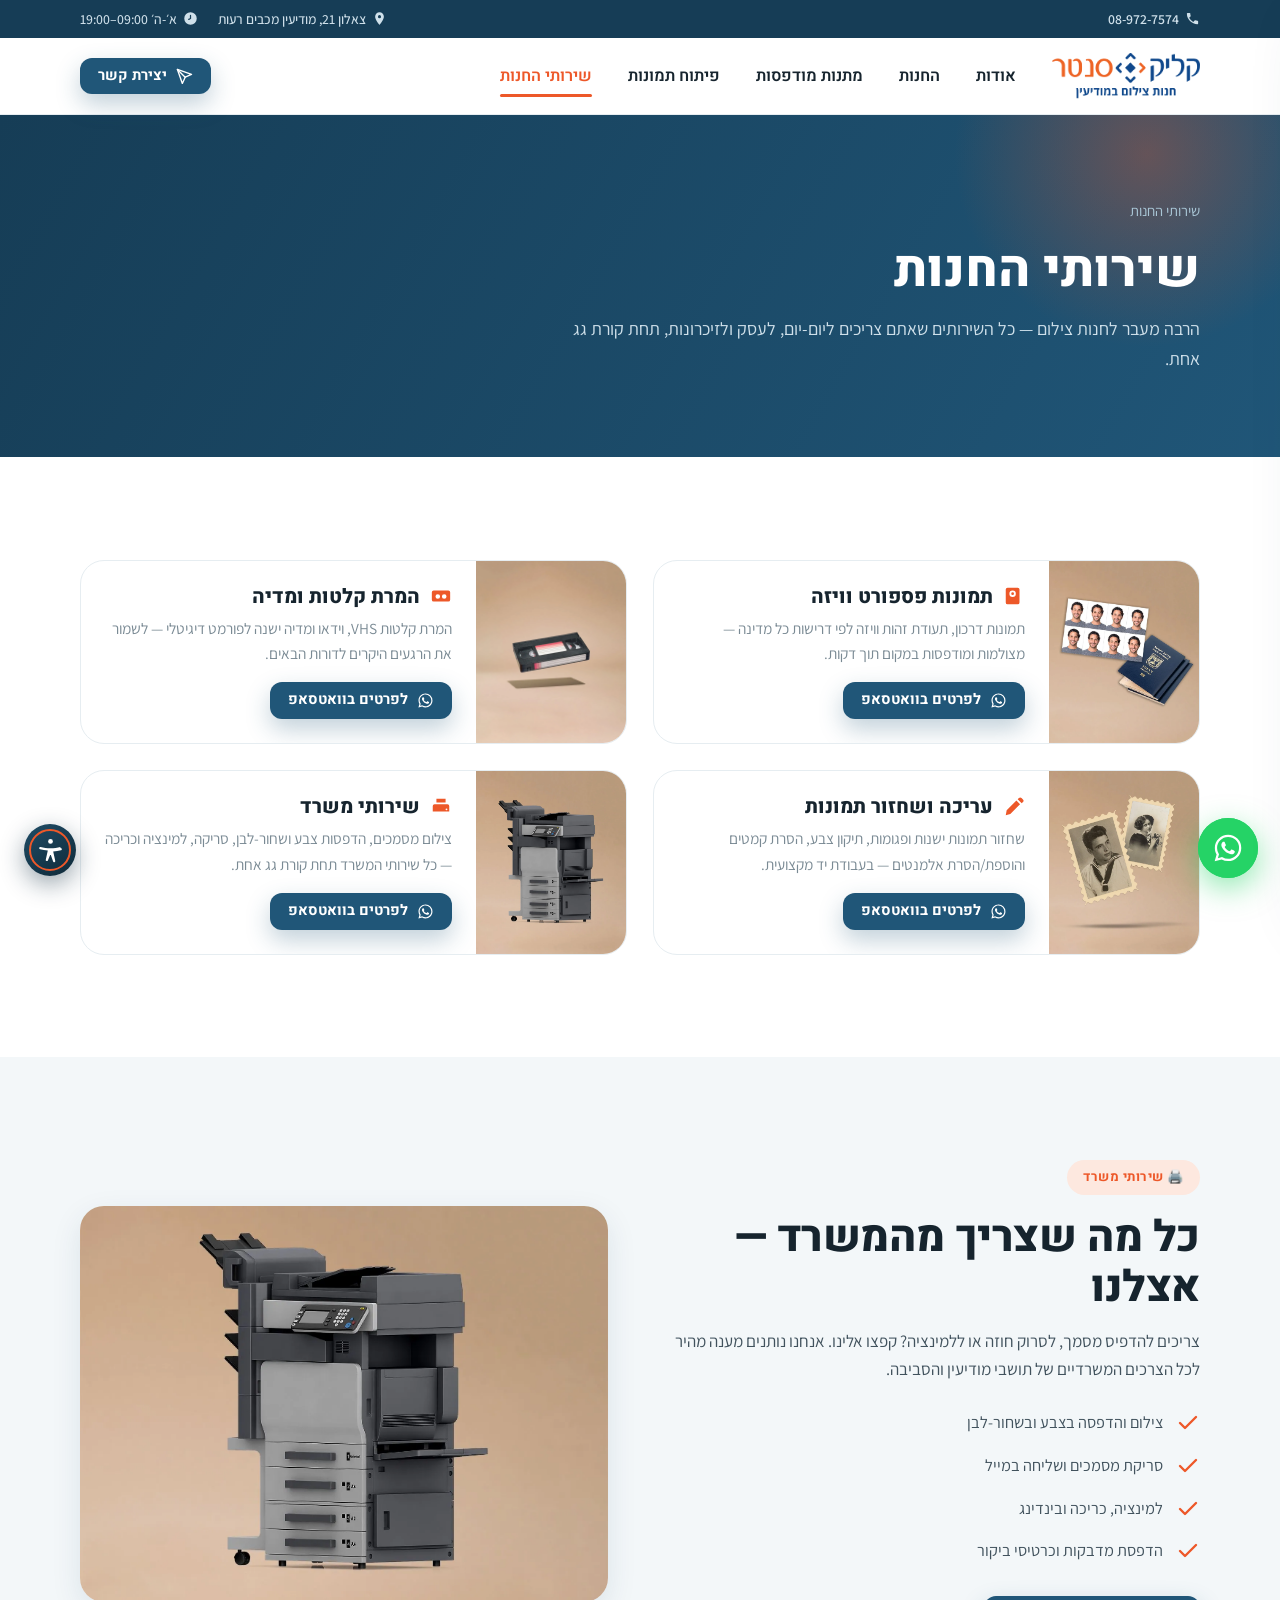
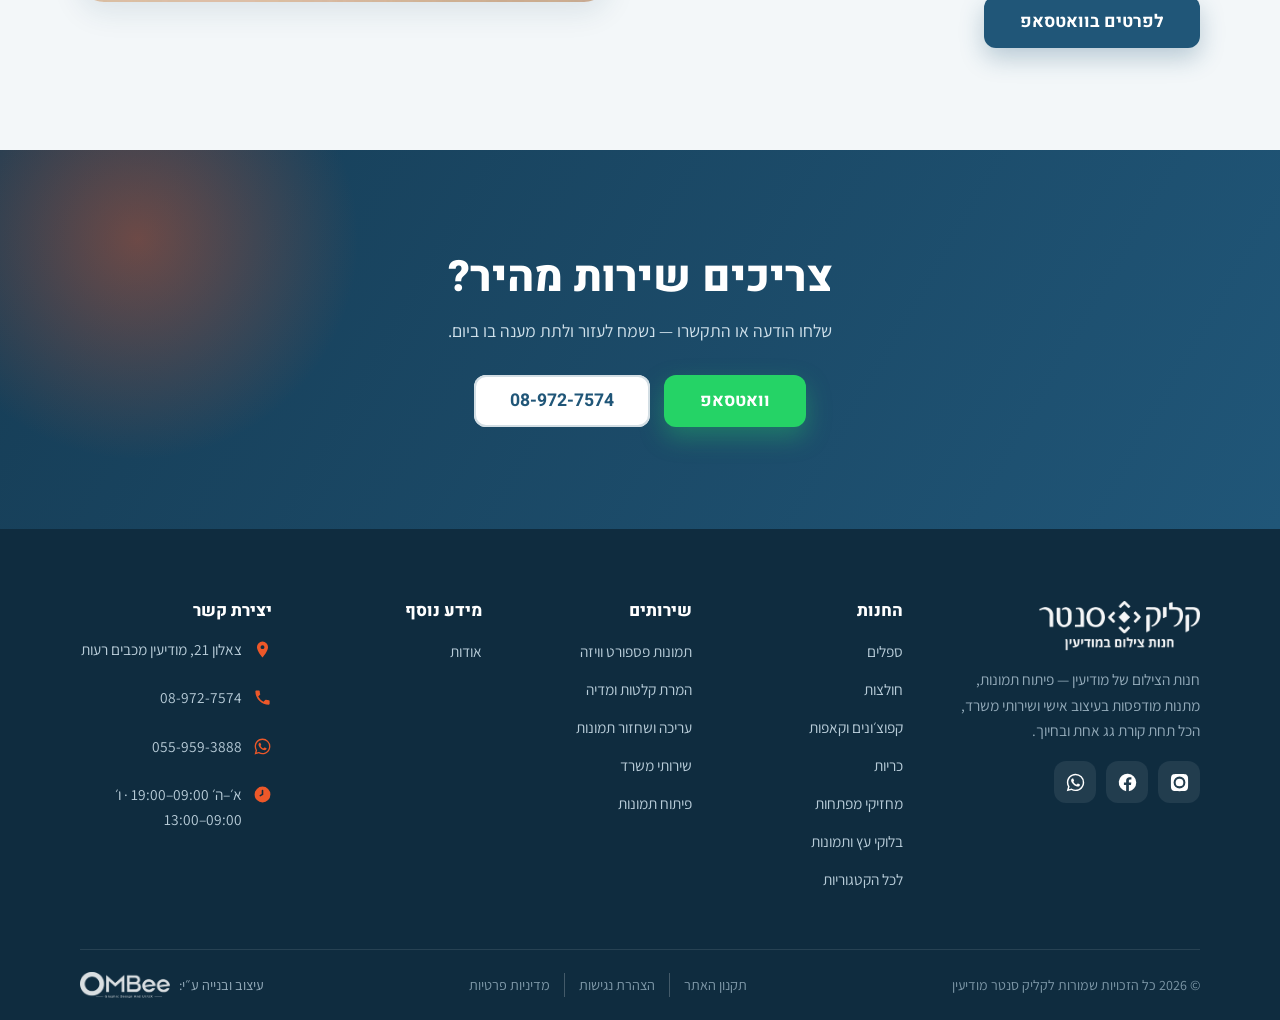
<file: services.html>
<!DOCTYPE html>
<html lang="he" dir="rtl">
<head>
  <meta charset="UTF-8">
  <meta name="viewport" content="width=device-width, initial-scale=1">
  <title>שירותי החנות | קליק סנטר מודיעין</title>
  <meta name="description" content="שירותי קליק סנטר מודיעין: תמונות פספורט וויזה, המרת קלטות VHS לדיגיטל, עריכה ושחזור תמונות ישנות ושירותי משרד — צילום, הדפסה, סריקה, למינציה וכריכה.">
  <link rel="canonical" href="https://www.klikcenter.co.il/services.html">
  <meta property="og:title" content="שירותי החנות | קליק סנטר מודיעין">
  <meta property="og:description" content="פספורט, המרת קלטות, שחזור תמונות ושירותי משרד — במקום אחד במודיעין.">
  <meta property="og:image" content="images/service-passport.webp">
  <meta name="theme-color" content="#205678">
  <link rel="icon" type="image/webp" href="images/icon-klilcnter.webp">
  <link rel="preconnect" href="https://fonts.googleapis.com">
  <link rel="preconnect" href="https://fonts.gstatic.com" crossorigin>
  <link href="https://fonts.googleapis.com/css2?family=Assistant:wght@300;400;500;600;700;800&family=Heebo:wght@400;600;700;800;900&display=swap" rel="stylesheet">
  <link rel="stylesheet" href="css/style.css">
</head>
<body>
  <header class="site-header" data-header></header>

  <main id="main">
    <section class="page-hero">
      <div class="container">
        <nav class="breadcrumbs" aria-label="פירורי לחם">
          <span>שירותי החנות</span>
        </nav>
        <h1>שירותי החנות</h1>
        <p>הרבה מעבר לחנות צילום — כל השירותים שאתם צריכים ליום-יום, לעסק ולזיכרונות, תחת קורת גג אחת.</p>
      </div>
    </section>

    <section class="section">
      <div class="container">
        <div class="svc-grid" id="svcGrid"></div>
      </div>
    </section>

    <!-- office details -->
    <section class="section section--soft">
      <div class="container">
        <div class="split">
          <div class="reveal">
            <span class="eyebrow">🖨️ שירותי משרד</span>
            <h2 class="section-title">כל מה שצריך מהמשרד — אצלנו</h2>
            <p style="margin-top:14px">צריכים להדפיס מסמך, לסרוק חוזה או ללמינציה? קפצו אלינו. אנחנו נותנים מענה מהיר לכל הצרכים המשרדיים של תושבי מודיעין והסביבה.</p>
            <ul class="split__list">
              <li><svg viewBox="0 0 24 24" fill="none" aria-hidden="true"><path d="M20 6L9 17l-5-5" stroke="currentColor" stroke-width="2.4" stroke-linecap="round" stroke-linejoin="round"/></svg><span>צילום והדפסה בצבע ובשחור-לבן</span></li>
              <li><svg viewBox="0 0 24 24" fill="none" aria-hidden="true"><path d="M20 6L9 17l-5-5" stroke="currentColor" stroke-width="2.4" stroke-linecap="round" stroke-linejoin="round"/></svg><span>סריקת מסמכים ושליחה במייל</span></li>
              <li><svg viewBox="0 0 24 24" fill="none" aria-hidden="true"><path d="M20 6L9 17l-5-5" stroke="currentColor" stroke-width="2.4" stroke-linecap="round" stroke-linejoin="round"/></svg><span>למינציה, כריכה ובינדינג</span></li>
              <li><svg viewBox="0 0 24 24" fill="none" aria-hidden="true"><path d="M20 6L9 17l-5-5" stroke="currentColor" stroke-width="2.4" stroke-linecap="round" stroke-linejoin="round"/></svg><span>הדפסת מדבקות וכרטיסי ביקור</span></li>
            </ul>
            <div class="hero__cta">
              <a class="btn btn--brand btn--lg" data-wa="היי! אשמח לפרטים על שירותי המשרד" href="#">לפרטים בוואטסאפ</a>
            </div>
          </div>
          <div class="split__media reveal" data-delay="1"><img src="images/service-office.webp" alt="שירותי משרד — צילום והדפסה" loading="lazy"></div>
        </div>
      </div>
    </section>

    <section class="section cta-band">
      <div class="container">
        <h2>צריכים שירות מהיר?</h2>
        <p>שלחו הודעה או התקשרו — נשמח לעזור ולתת מענה בו ביום.</p>
        <div class="cta-band__btns">
          <a class="btn btn--wa btn--lg" data-wa="היי קליק סנטר! יש לי שאלה לגבי שירות בחנות" href="#">וואטסאפ</a>
          <a class="btn btn--ghost btn--lg" data-tel href="#">08-972-7574</a>
        </div>
      </div>
    </section>
  </main>

  <footer class="site-footer" data-footer></footer>

  <script src="js/site.js"></script>
  <script src="js/components.js"></script>
  <script src="js/accessibility.js"></script>
  <script>
    (function () { window.SITE.render.services("#svcGrid"); window.SITE.initReveal(); })();
  </script>
</body>
</html>
</file>
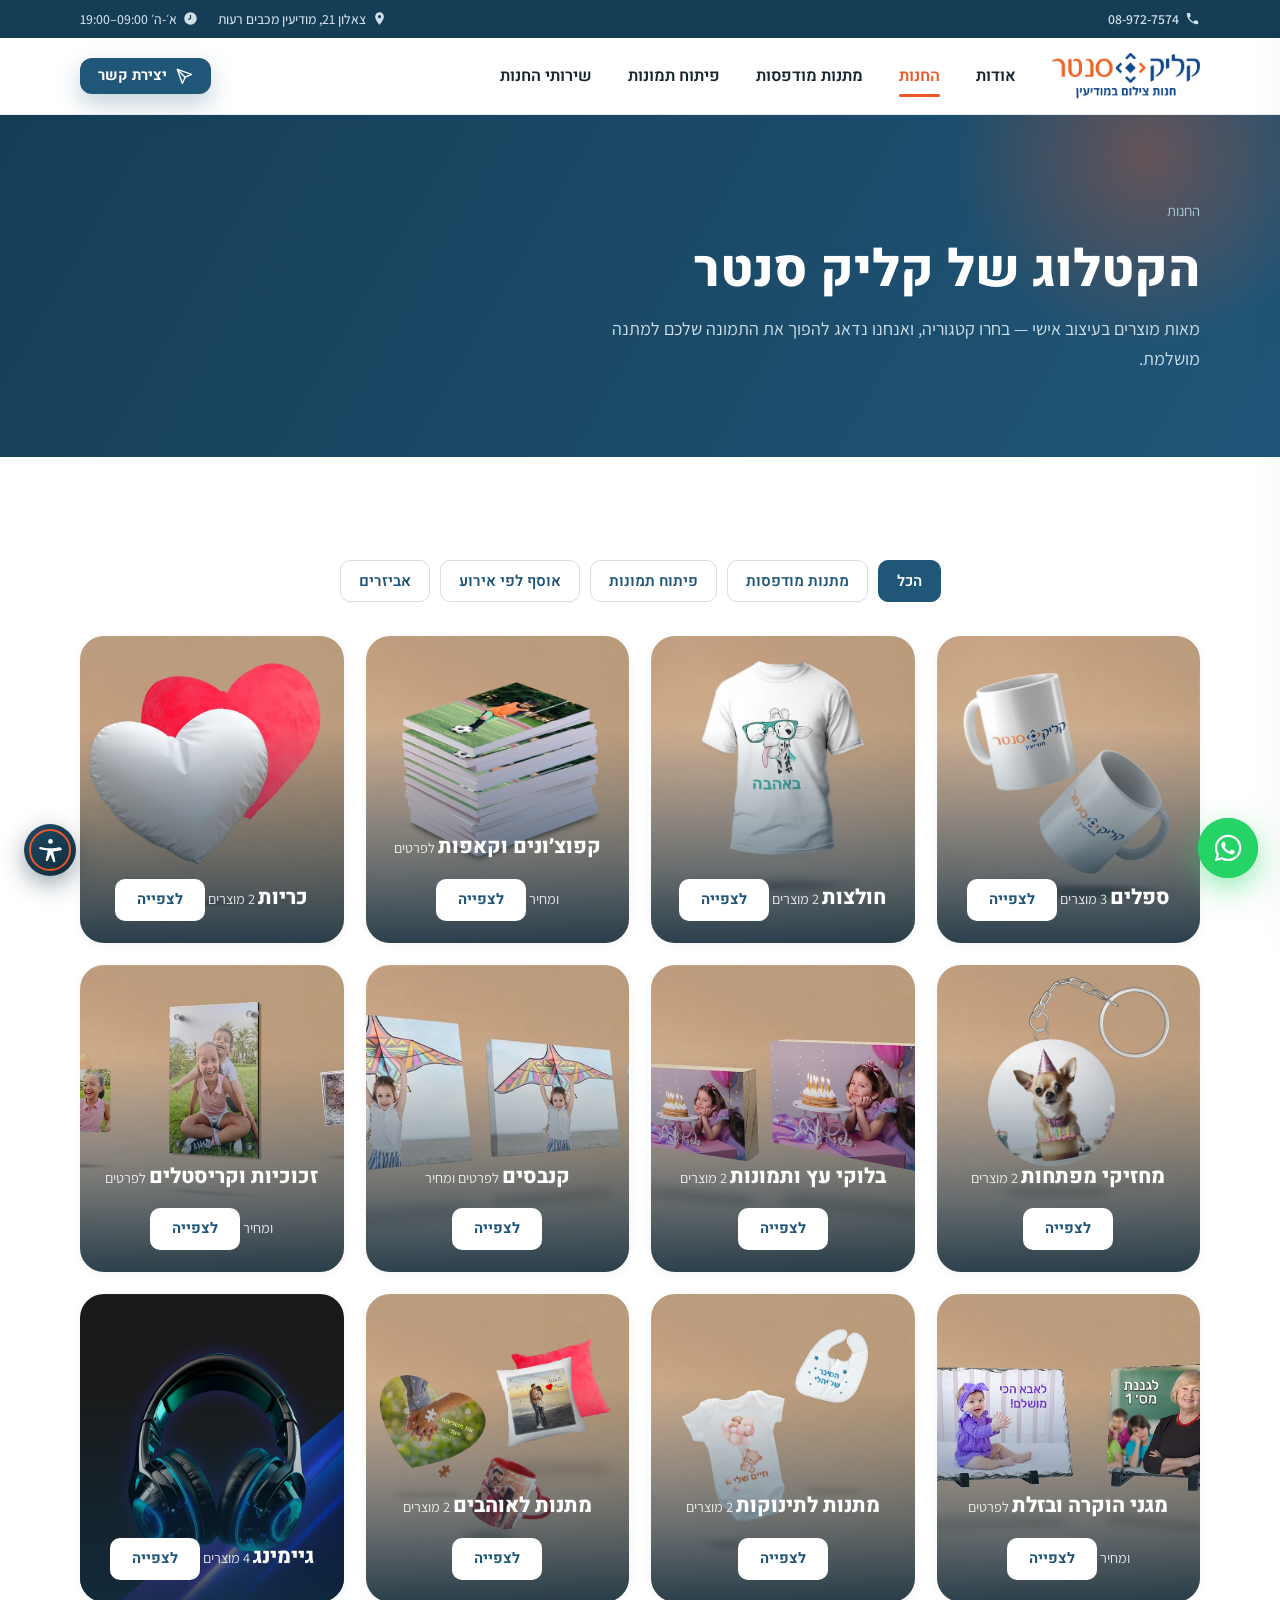
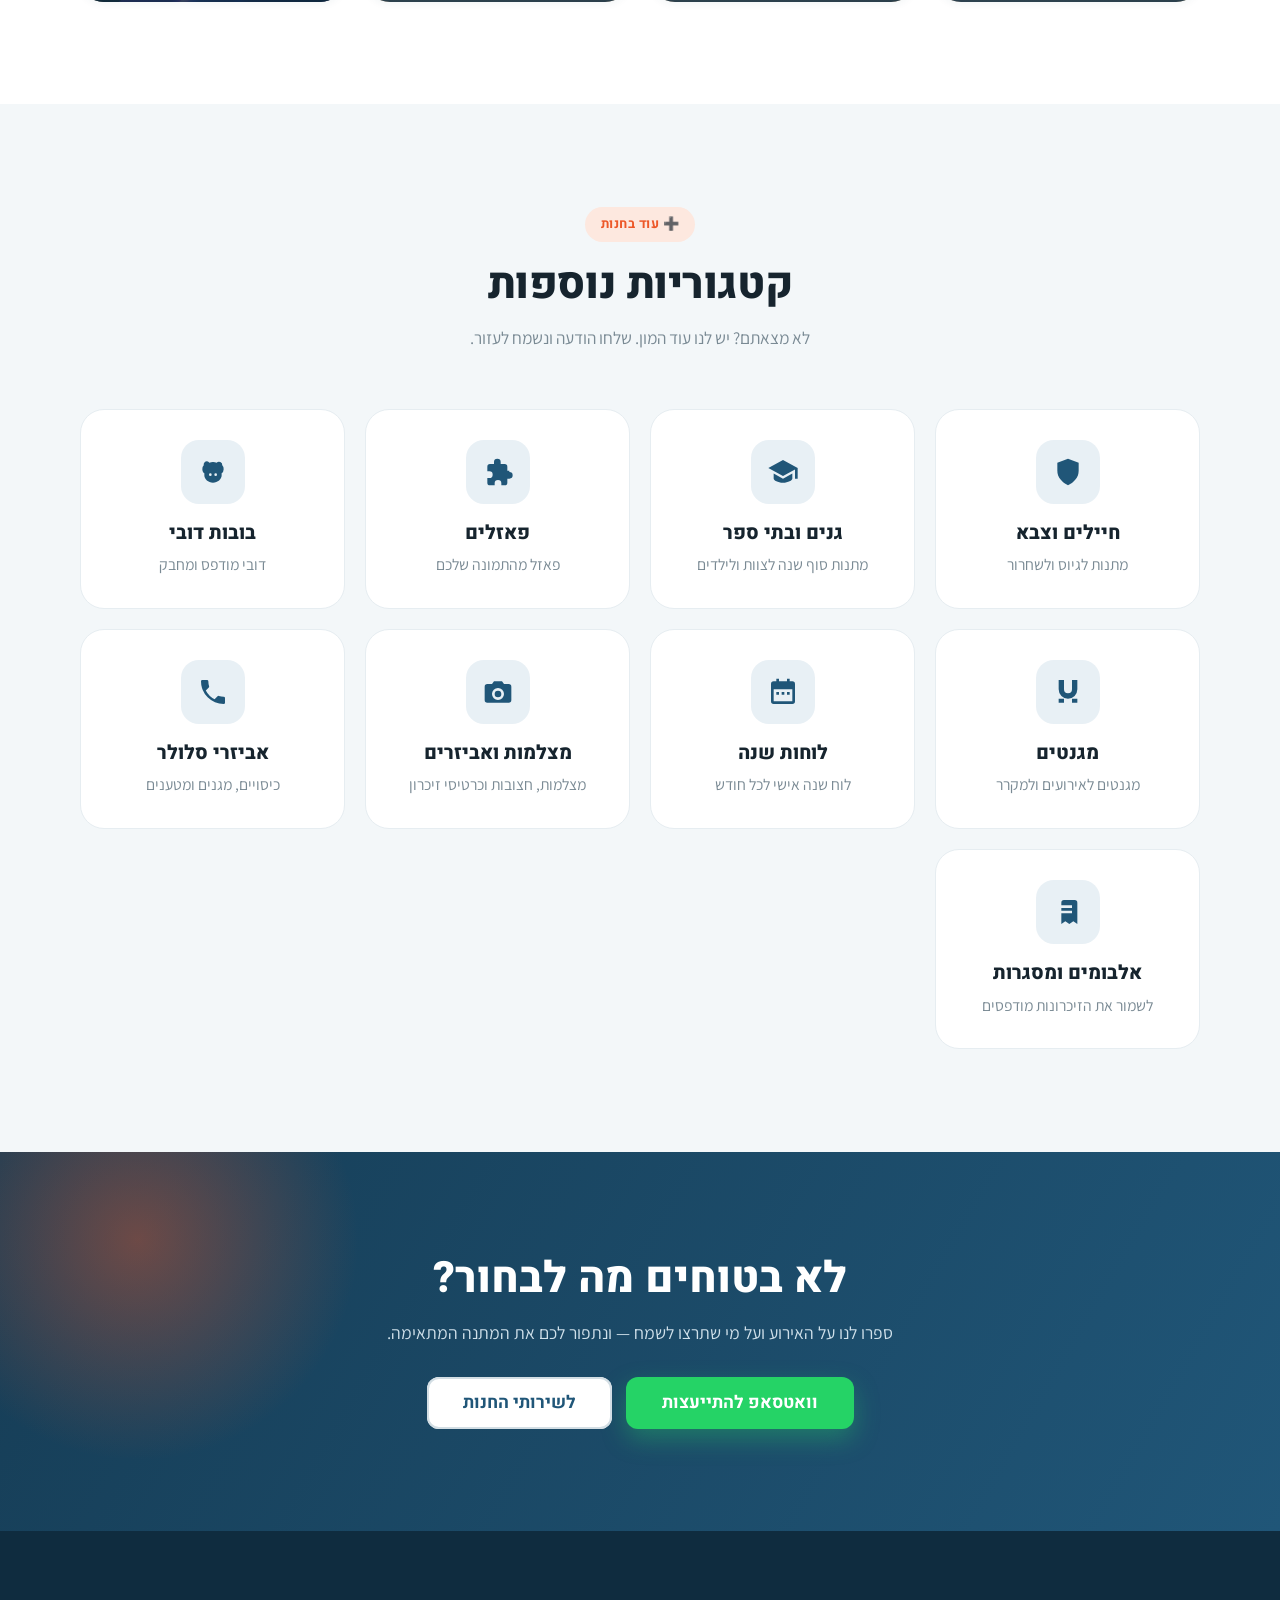
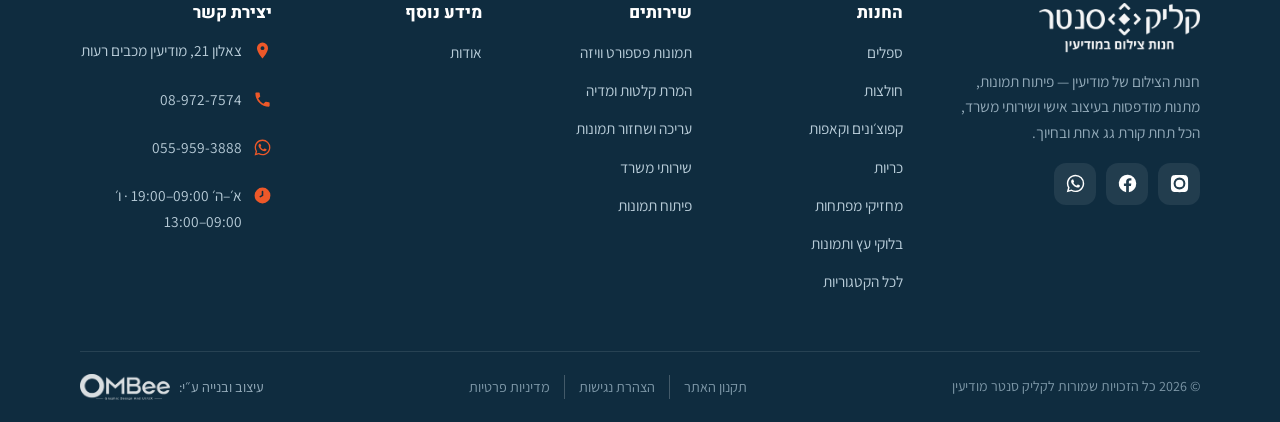
<file: shop.html>
<!DOCTYPE html>
<html lang="he" dir="rtl">
<head>
  <meta charset="UTF-8">
  <meta name="viewport" content="width=device-width, initial-scale=1">
  <title>החנות | קליק סנטר מודיעין — כל הקטגוריות</title>
  <meta name="description" content="כל הקטגוריות של קליק סנטר מודיעין: ספלים, חולצות, כריות, מחזיקי מפתחות, בלוקי עץ, קנבסים, מתנות בעיצוב אישי ועוד. בחרו והזמינו בוואטסאפ.">
  <link rel="canonical" href="https://www.klikcenter.co.il/shop.html">
  <meta property="og:title" content="החנות | קליק סנטר מודיעין">
  <meta property="og:description" content="כל המתנות המודפסות והמוצרים בעיצוב אישי במקום אחד.">
  <meta property="og:image" content="images/hero-gifts.webp">
  <meta name="theme-color" content="#205678">
  <link rel="icon" type="image/webp" href="images/icon-klilcnter.webp">
  <link rel="preconnect" href="https://fonts.googleapis.com">
  <link rel="preconnect" href="https://fonts.gstatic.com" crossorigin>
  <link href="https://fonts.googleapis.com/css2?family=Assistant:wght@300;400;500;600;700;800&family=Heebo:wght@400;600;700;800;900&display=swap" rel="stylesheet">
  <link rel="stylesheet" href="css/style.css">
</head>
<body>
  <header class="site-header" data-header></header>

  <main id="main">
    <section class="page-hero">
      <div class="container">
        <nav class="breadcrumbs" aria-label="פירורי לחם">
          <span>החנות</span>
        </nav>
        <h1>הקטלוג של קליק סנטר</h1>
        <p>מאות מוצרים בעיצוב אישי — בחרו קטגוריה, ואנחנו נדאג להפוך את התמונה שלכם למתנה מושלמת.</p>
      </div>
    </section>

    <section class="section">
      <div class="container">
        <div class="chips" id="filters" style="margin-bottom:34px;justify-content:center"></div>
        <div class="cat-grid" id="shopGrid"></div>
      </div>
    </section>

    <section class="section section--soft">
      <div class="container">
        <div class="section-head center">
          <span class="eyebrow">➕ עוד בחנות</span>
          <h2 class="section-title">קטגוריות נוספות</h2>
          <p class="section-lead">לא מצאתם? יש לנו עוד המון. שלחו הודעה ונשמח לעזור.</p>
        </div>
        <div class="tile-grid" id="moreGrid"></div>
      </div>
    </section>

    <section class="section cta-band">
      <div class="container">
        <h2>לא בטוחים מה לבחור?</h2>
        <p>ספרו לנו על האירוע ועל מי שתרצו לשמח — ונתפור לכם את המתנה המתאימה.</p>
        <div class="cta-band__btns">
          <a class="btn btn--wa btn--lg" data-wa="היי קליק סנטר! אשמח להתייעץ לגבי מתנה 🎁" href="#">וואטסאפ להתייעצות</a>
          <a class="btn btn--ghost btn--lg" href="services.html">לשירותי החנות</a>
        </div>
      </div>
    </section>
  </main>

  <footer class="site-footer" data-footer></footer>

  <script src="js/site.js"></script>
  <script src="js/components.js"></script>
  <script src="js/accessibility.js"></script>
  <script>
    (function () {
      var S = window.SITE;
      var groups = ["הכל"].concat(S.CATEGORIES.map(function (c) { return c.group; }).filter(function (v, i, a) { return a.indexOf(v) === i; }));
      var filters = document.getElementById("filters");
      filters.innerHTML = groups.map(function (g, i) {
        return '<button class="chip' + (i === 0 ? ' is-active' : '') + '" data-group="' + g + '">' + g + '</button>';
      }).join("");

      function paint(group) {
        var list = group === "הכל" ? S.CATEGORIES : S.CATEGORIES.filter(function (c) { return c.group === group; });
        S.render.categories("#shopGrid", list);
        S.initReveal();
      }
      paint("הכל");
      S.render.more("#moreGrid");

      filters.addEventListener("click", function (e) {
        var btn = e.target.closest(".chip");
        if (!btn) return;
        filters.querySelectorAll(".chip").forEach(function (c) { c.classList.remove("is-active"); });
        btn.classList.add("is-active");
        paint(btn.getAttribute("data-group"));
      });
      S.initReveal();
    })();
  </script>
</body>
</html>
</file>
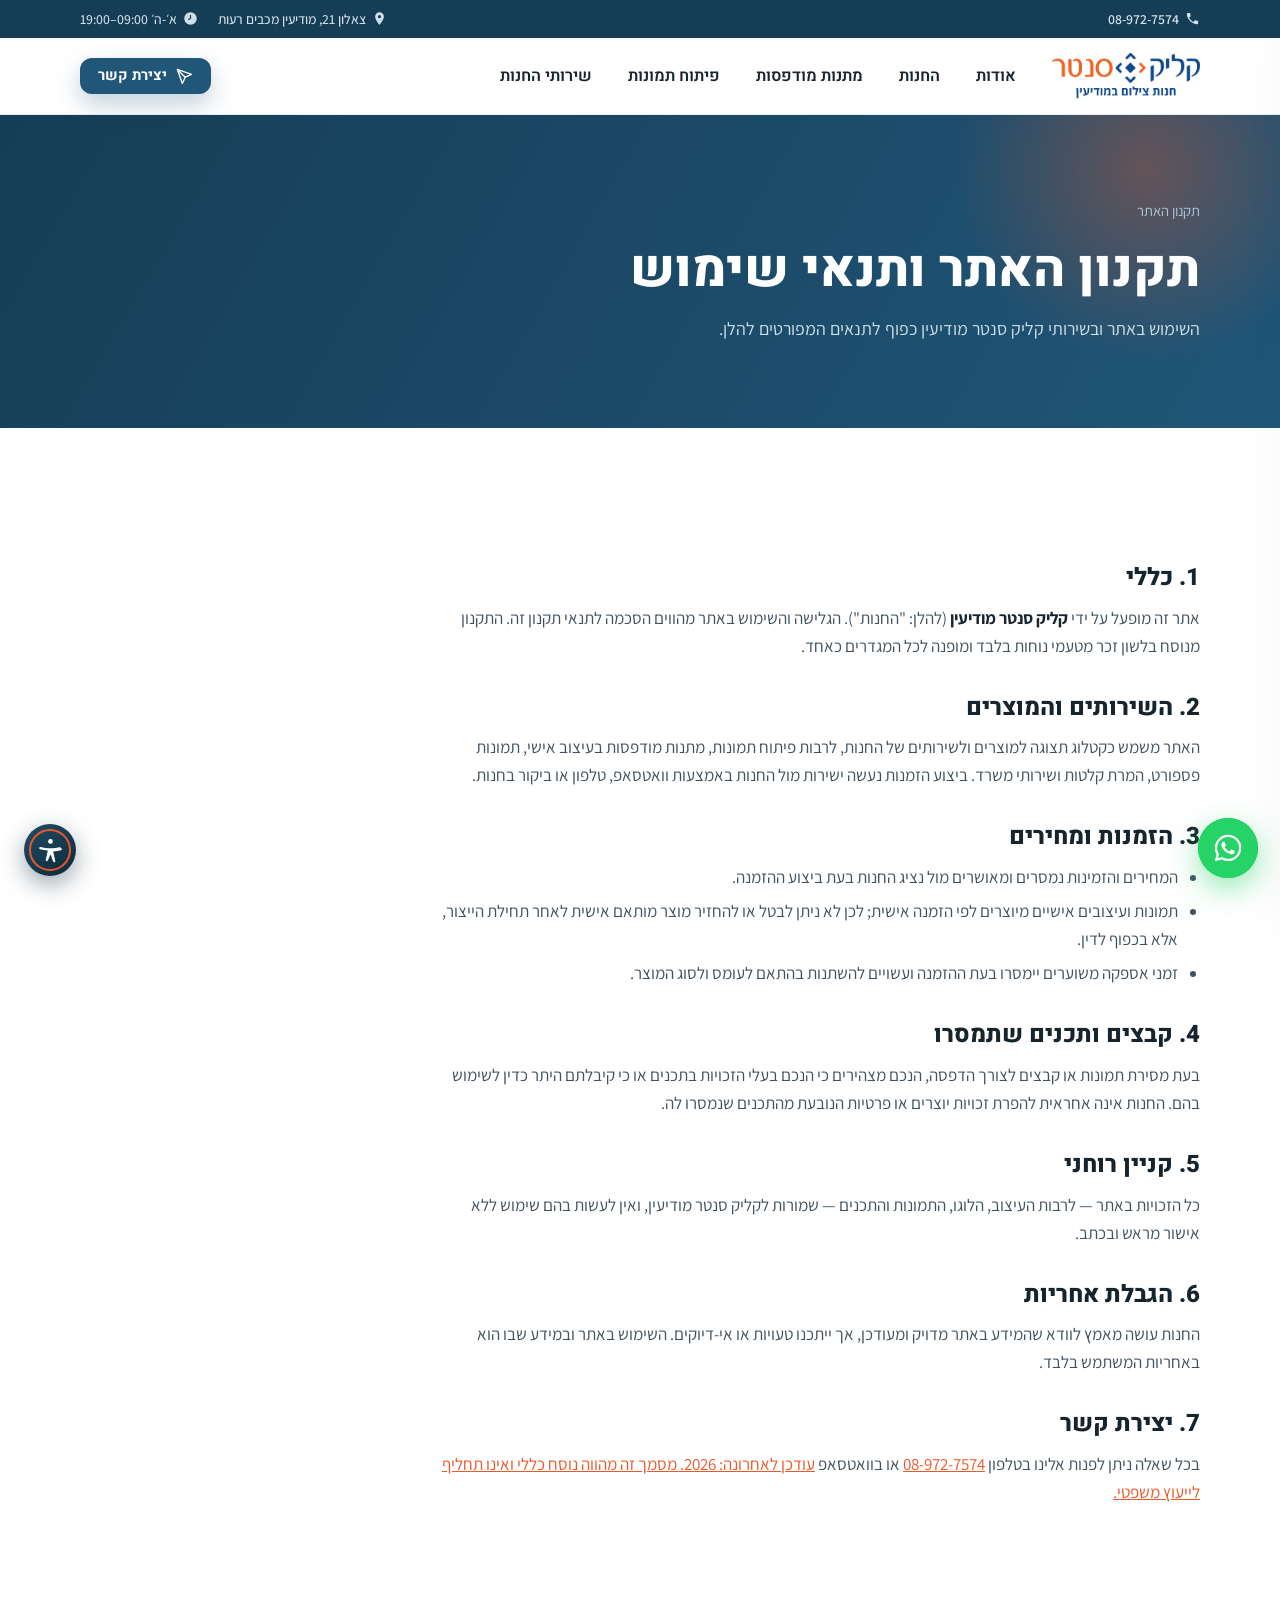
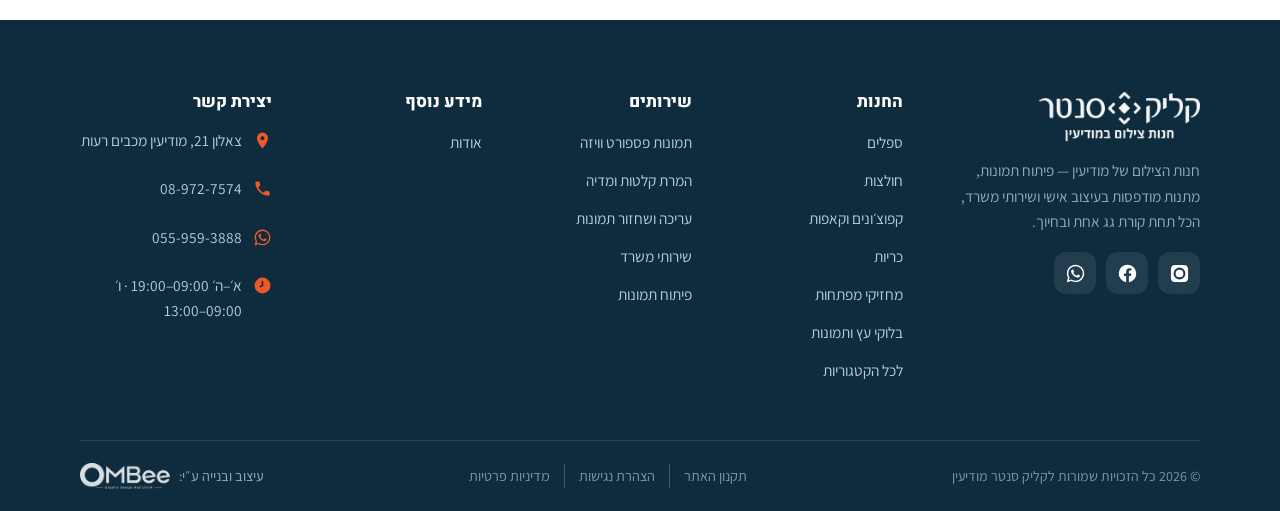
<file: terms.html>
<!DOCTYPE html>
<html lang="he" dir="rtl">
<head>
  <meta charset="UTF-8">
  <meta name="viewport" content="width=device-width, initial-scale=1">
  <title>תקנון האתר | קליק סנטר מודיעין</title>
  <meta name="description" content="תקנון השימוש באתר קליק סנטר מודיעין — תנאי שימוש, הזמנות, קניין רוחני ואחריות.">
  <meta name="robots" content="noindex">
  <link rel="icon" type="image/webp" href="images/icon-klilcnter.webp">
  <link rel="preconnect" href="https://fonts.googleapis.com">
  <link rel="preconnect" href="https://fonts.gstatic.com" crossorigin>
  <link href="https://fonts.googleapis.com/css2?family=Assistant:wght@300;400;500;600;700;800&family=Heebo:wght@400;600;700;800;900&display=swap" rel="stylesheet">
  <link rel="stylesheet" href="css/style.css">
</head>
<body>
  <header class="site-header" data-header></header>

  <main id="main">
    <section class="page-hero">
      <div class="container">
        <nav class="breadcrumbs" aria-label="פירורי לחם">
          <span>תקנון האתר</span>
        </nav>
        <h1>תקנון האתר ותנאי שימוש</h1>
        <p>השימוש באתר ובשירותי קליק סנטר מודיעין כפוף לתנאים המפורטים להלן.</p>
      </div>
    </section>

    <section class="section">
      <div class="container">
        <div class="prose">
          <h2>1. כללי</h2>
          <p>אתר זה מופעל על ידי <strong>קליק סנטר מודיעין</strong> (להלן: "החנות"). הגלישה והשימוש באתר מהווים הסכמה לתנאי תקנון זה. התקנון מנוסח בלשון זכר מטעמי נוחות בלבד ומופנה לכל המגדרים כאחד.</p>

          <h2>2. השירותים והמוצרים</h2>
          <p>האתר משמש כקטלוג תצוגה למוצרים ולשירותים של החנות, לרבות פיתוח תמונות, מתנות מודפסות בעיצוב אישי, תמונות פספורט, המרת קלטות ושירותי משרד. ביצוע הזמנות נעשה ישירות מול החנות באמצעות וואטסאפ, טלפון או ביקור בחנות.</p>

          <h2>3. הזמנות ומחירים</h2>
          <ul>
            <li>המחירים והזמינות נמסרים ומאושרים מול נציג החנות בעת ביצוע ההזמנה.</li>
            <li>תמונות ועיצובים אישיים מיוצרים לפי הזמנה אישית; לכן לא ניתן לבטל או להחזיר מוצר מותאם אישית לאחר תחילת הייצור, אלא בכפוף לדין.</li>
            <li>זמני אספקה משוערים יימסרו בעת ההזמנה ועשויים להשתנות בהתאם לעומס ולסוג המוצר.</li>
          </ul>

          <h2>4. קבצים ותכנים שתמסרו</h2>
          <p>בעת מסירת תמונות או קבצים לצורך הדפסה, הנכם מצהירים כי הנכם בעלי הזכויות בתכנים או כי קיבלתם היתר כדין לשימוש בהם. החנות אינה אחראית להפרת זכויות יוצרים או פרטיות הנובעת מהתכנים שנמסרו לה.</p>

          <h2>5. קניין רוחני</h2>
          <p>כל הזכויות באתר — לרבות העיצוב, הלוגו, התמונות והתכנים — שמורות לקליק סנטר מודיעין, ואין לעשות בהם שימוש ללא אישור מראש ובכתב.</p>

          <h2>6. הגבלת אחריות</h2>
          <p>החנות עושה מאמץ לוודא שהמידע באתר מדויק ומעודכן, אך ייתכנו טעויות או אי-דיוקים. השימוש באתר ובמידע שבו הוא באחריות המשתמש בלבד.</p>

          <h2>7. יצירת קשר</h2>
          <p>בכל שאלה ניתן לפנות אלינו בטלפון <a data-tel href="#">08-972-7574</a> או בוואטסאפ <a data-wa=" או בחנות בצאלון 21, מודיעין מכבים רעות.</p>

          <p style="color:var(--muted);font-size:.92rem;margin-top:28px">עודכן לאחרונה: 2026. מסמך זה מהווה נוסח כללי ואינו תחליף לייעוץ משפטי.</p>
        </div>
      </div>
    </section>
  </main>

  <footer class="site-footer" data-footer></footer>
  <script src="js/site.js"></script>
  <script src="js/components.js"></script>
  <script src="js/accessibility.js"></script>
</body>
</html>
</file>
<file: css/style.css>
/* ==========================================================================
   קליק סנטר מודיעין — Klik Center
   Modern rebuild · RTL · Static site
   Brand: ocean-blue #2b5672 + orange #ed5829
   ========================================================================== */

/* ----- Design tokens ----- */
:root {
  /* Brand */
  --brand:        #205678;   /* logo ocean blue */
  --brand-600:    #1b4a68;
  --brand-700:    #163d56;   /* deep navy (footer/headers) */
  --brand-900:    #0f2c3f;
  --brand-soft:   #e8f0f5;
  --accent:       #ed5829;   /* signature orange */
  --accent-600:   #d8410f;
  --accent-soft:  #fde8df;
  --whatsapp:     #25d366;
  --whatsapp-600: #1da851;

  /* Neutrals */
  --ink:        #16242e;
  --body:       #41525d;
  --muted:      #7a8a94;
  --line:       #e6edf1;
  --line-2:     #d3dee4;
  --bg:         #ffffff;
  --bg-soft:    #f3f7f9;
  --bg-soft-2:  #eaf1f5;
  --white:      #ffffff;

  /* Type */
  --font-body: "Assistant", "Heebo", system-ui, -apple-system, "Segoe UI", Arial, sans-serif;
  --font-head: "Heebo", "Assistant", system-ui, sans-serif;

  /* Radius & shadow */
  --r-sm: 10px;
  --r:    16px;
  --r-lg: 24px;
  --r-xl: 32px;
  --r-pill: 999px;
  --shadow-sm: 0 2px 8px rgba(22,60,86,.06);
  --shadow:    0 10px 30px rgba(22,60,86,.10);
  --shadow-lg: 0 24px 60px rgba(22,60,86,.16);
  --shadow-accent: 0 10px 26px rgba(237,88,41,.34);

  /* Layout */
  --container: 1200px;
  --gutter: clamp(16px, 4vw, 40px);
  --header-h: 76px;
  --ease: cubic-bezier(.22,.61,.36,1);
}

/* ----- Reset ----- */
*, *::before, *::after { box-sizing: border-box; }
* { margin: 0; }
html { -webkit-text-size-adjust: 100%; scroll-behavior: smooth; }
body {
  font-family: var(--font-body);
  font-size: 1.0625rem;
  line-height: 1.65;
  color: var(--body);
  background: var(--bg);
  -webkit-font-smoothing: antialiased;
  text-rendering: optimizeLegibility;
  overflow-x: clip;
}
img, svg, video { display: block; max-width: 100%; height: auto; }
a { color: inherit; text-decoration: none; }
button { font-family: inherit; cursor: pointer; border: none; background: none; }
input, textarea, select { font-family: inherit; font-size: inherit; }
ul { list-style: none; padding: 0; }
:focus-visible { outline: 3px solid var(--accent); outline-offset: 3px; border-radius: 4px; }

h1, h2, h3, h4 { font-family: var(--font-head); color: var(--ink); line-height: 1.15; font-weight: 800; }

html { overflow-x: clip; }

/* Skip to content (accessible, no horizontal overflow) */
.skip-link {
  position: fixed; top: -120px; inset-inline-start: 16px; z-index: 999;
  transition: top .2s ease;
}
.skip-link:focus { top: 12px; }

/* ----- Helpers ----- */
.container { width: 100%; max-width: var(--container); margin-inline: auto; padding-inline: var(--gutter); }
.section { padding-block: clamp(56px, 8vw, 104px); }
.section--soft { background: var(--bg-soft); }
.center { text-align: center; }
.eyebrow {
  display: inline-flex; align-items: center; gap: 8px;
  font-family: var(--font-head); font-weight: 700; font-size: .82rem;
  letter-spacing: .04em; color: var(--accent);
  background: var(--accent-soft); padding: 7px 16px; border-radius: var(--r-pill);
  margin-bottom: 18px;
}
.eyebrow--light { color: #ffd9c9; background: rgba(255,255,255,.12); }
.section-title { font-size: clamp(1.7rem, 3.6vw, 2.7rem); letter-spacing: -.01em; }
.section-lead { max-width: 620px; margin: 14px auto 0; color: var(--muted); font-size: 1.08rem; }
.section-head { margin-bottom: clamp(34px, 5vw, 56px); }
.text-accent { color: var(--accent); }
.text-brand { color: var(--brand); }

/* ----- Buttons ----- */
.btn {
  display: inline-flex; align-items: center; justify-content: center; gap: 9px;
  font-family: var(--font-head); font-weight: 700; font-size: 1.02rem;
  padding: 14px 28px; border-radius: 12px;
  transition: transform .25s var(--ease), box-shadow .25s var(--ease), background .2s;
  white-space: nowrap; line-height: 1;
}
.btn svg { width: 1.15em; height: 1.15em; }
.btn--primary { background: var(--accent); color: #fff; box-shadow: var(--shadow-accent); }
.btn--primary:hover { background: var(--accent-600); transform: translateY(-2px); box-shadow: 0 14px 30px rgba(237,88,41,.42); }
.btn--brand { background: var(--brand); color: #fff; box-shadow: 0 10px 24px rgba(32,86,120,.28); }
.btn--brand:hover { background: var(--brand-600); transform: translateY(-2px); }
.btn--ghost { background: #fff; color: var(--brand); box-shadow: inset 0 0 0 2px var(--line-2); }
.btn--ghost:hover { box-shadow: inset 0 0 0 2px var(--brand); transform: translateY(-2px); }
.btn--wa { background: var(--whatsapp); color: #fff; box-shadow: 0 10px 24px rgba(37,211,102,.34); }
.btn--wa:hover { background: var(--whatsapp-600); transform: translateY(-2px); }
.btn--lg { padding: 17px 36px; font-size: 1.1rem; }
.btn--sm { padding: 10px 18px; font-size: .92rem; }
.btn--block { display: flex; width: 100%; }

/* ==========================================================================
   Header
   ========================================================================== */
.site-header {
  position: sticky; top: 0; z-index: 100;
  background: #fff;
  border-bottom: 1px solid var(--line);
  transition: box-shadow .3s;
}
.site-header.is-scrolled { box-shadow: var(--shadow); }
.topbar {
  background: var(--brand-700); color: #cfe0ea;
  font-size: .86rem; font-weight: 500;
}
.topbar .container { display: flex; align-items: center; justify-content: space-between; min-height: 38px; gap: 16px; }
.topbar a { color: #cfe0ea; transition: color .2s; display: inline-flex; align-items: center; gap: 6px; }
.topbar a:hover { color: #fff; }
.topbar svg { width: 15px; height: 15px; }
.topbar__set { display: flex; align-items: center; gap: 20px; }
.topbar__set--left { color: #fff; font-weight: 600; }
.header-bar { display: flex; align-items: center; gap: 20px; min-height: var(--header-h); }
.brand { display: flex; align-items: center; flex-shrink: 0; }
.brand img { height: 46px; width: auto; }
.nav { display: flex; align-items: center; gap: 4px; flex: 1; }
.nav__link {
  font-family: var(--font-head); font-weight: 600; font-size: 1.02rem;
  color: var(--ink); padding: 10px 16px; border-radius: var(--r-pill);
  position: relative; transition: color .2s, background .2s;
}
.nav__link:hover { color: var(--brand); background: var(--bg-soft); }
.nav__link.is-active { color: var(--accent); }
.nav__link.is-active::after {
  content: ""; position: absolute; bottom: 2px; inset-inline: 16px; height: 3px;
  background: var(--accent); border-radius: 3px;
}
.header-cta { display: flex; align-items: center; gap: 12px; flex-shrink: 0; }
.nav__cta { margin-inline-start: auto; }
.nav-toggle {
  display: none; width: 44px; height: 44px; flex-shrink: 0;
  background: none; align-items: center; justify-content: center;
}
.nav-toggle svg { width: 28px; height: 28px; color: var(--brand); }

/* Mobile drawer */
.drawer-backdrop {
  position: fixed; inset: 0; background: rgba(15,44,63,.5); z-index: 199;
  opacity: 0; visibility: hidden; transition: opacity .3s, visibility .3s;
  backdrop-filter: blur(2px);
}
.drawer-backdrop.is-open { opacity: 1; visibility: visible; }
.drawer {
  position: fixed; top: 0; right: 0; height: 100%; width: min(86vw, 340px);
  background: #fff; z-index: 200; box-shadow: var(--shadow-lg);
  transform: translateX(110%); transition: transform .35s var(--ease);
  display: flex; flex-direction: column; padding: 22px;
  will-change: transform;
}
.drawer.is-open { transform: translateX(0); }
.drawer__head { display: flex; align-items: center; justify-content: space-between; margin-bottom: 18px; }
.drawer__head img { height: 40px; }
.drawer__close { width: 42px; height: 42px; border-radius: 10px; background: var(--bg-soft); display: grid; place-items: center; }
.drawer__close svg { width: 24px; height: 24px; color: var(--brand); }
.drawer__nav { display: flex; flex-direction: column; gap: 2px; margin-bottom: auto; }
.drawer__nav a {
  font-family: var(--font-head); font-weight: 600; font-size: 1.12rem; color: var(--ink);
  padding: 14px 14px; border-radius: 12px; transition: background .2s, color .2s;
  display: flex; align-items: center; justify-content: space-between;
}
.drawer__nav a:hover, .drawer__nav a.is-active { background: var(--bg-soft); color: var(--accent); }
.drawer__foot { display: grid; gap: 10px; padding-top: 18px; border-top: 1px solid var(--line); }

/* ==========================================================================
   Hero
   ========================================================================== */
.hero { position: relative; background: var(--bg-soft); overflow: hidden; }
.hero::before {
  content: ""; position: absolute; inset-block: 0; inset-inline-start: -10%;
  width: 55%; background: radial-gradient(circle at 30% 40%, var(--brand-soft), transparent 70%);
  opacity: .8; pointer-events: none;
}
.hero__inner {
  position: relative; display: grid; grid-template-columns: 1.05fr .95fr;
  gap: clamp(30px, 5vw, 64px); align-items: center;
  padding-block: clamp(48px, 7vw, 96px);
}
.hero__title {
  font-size: clamp(2.1rem, 5.4vw, 3.9rem); letter-spacing: -.02em; color: var(--ink);
}
.hero__title .hl { color: var(--accent); position: relative; white-space: nowrap; }
.hero__lead { font-size: clamp(1.06rem, 2vw, 1.28rem); color: var(--body); margin-top: 20px; max-width: 540px; }
.hero__cta { display: flex; flex-wrap: wrap; gap: 14px; margin-top: 32px; }
.hero__trust { display: flex; flex-wrap: wrap; gap: 22px 30px; margin-top: 38px; }
.hero__trust-item { display: flex; align-items: center; gap: 10px; font-weight: 600; color: var(--ink); font-size: .98rem; }
.hero__trust-item svg { width: 22px; height: 22px; color: var(--accent); flex-shrink: 0; }

/* Hero collage */
.hero__media { position: relative; aspect-ratio: 1/1; }
.hero__media img { position: absolute; border-radius: var(--r-lg); object-fit: cover; box-shadow: var(--shadow-lg); }
.hero__media .m1 { width: 62%; height: 72%; inset-block-start: 0; inset-inline-end: 0; z-index: 2; }
.hero__media .m2 { width: 50%; height: 56%; inset-block-end: 0; inset-inline-start: 0; z-index: 3; border: 6px solid #fff; }
.hero__media .m3 { width: 38%; height: 40%; inset-block-end: 8%; inset-inline-end: 6%; z-index: 1; border: 6px solid #fff; }
.hero__badge {
  position: absolute; inset-block-start: 6%; inset-inline-start: -2%; z-index: 4;
  background: #fff; border-radius: var(--r); box-shadow: var(--shadow); padding: 12px 18px;
  display: flex; align-items: center; gap: 12px;
}
.hero__badge b { font-family: var(--font-head); font-size: 1.4rem; color: var(--brand); line-height: 1; }
.hero__badge span { font-size: .82rem; color: var(--muted); }
.hero__badge .ic { width: 40px; height: 40px; border-radius: 12px; background: var(--accent-soft); display: grid; place-items: center; }
.hero__badge .ic svg { width: 22px; height: 22px; color: var(--accent); }

/* ----- Marquee strip ----- */
.strip { background: var(--brand-700); color: #fff; overflow: hidden; }
.strip__track { display: flex; gap: 48px; padding-block: 15px; width: max-content; animation: marquee 32s linear infinite; }
.strip:hover .strip__track { animation-play-state: paused; }
.strip__item { display: inline-flex; align-items: center; gap: 11px; font-family: var(--font-head); font-weight: 600; font-size: 1.02rem; white-space: nowrap; }
.strip__item svg { width: 19px; height: 19px; color: var(--accent); }
@keyframes marquee { from { transform: translateX(0); } to { transform: translateX(-50%); } }

/* ==========================================================================
   Category grid
   ========================================================================== */
.cat-grid { display: grid; grid-template-columns: repeat(4, 1fr); gap: 22px; }
.cat-grid--3 { grid-template-columns: repeat(3, 1fr); }
.cat-card {
  position: relative; display: block; border-radius: var(--r-lg); overflow: hidden;
  background: var(--bg-soft); aspect-ratio: 3/3.5; box-shadow: var(--shadow-sm);
  transition: transform .35s var(--ease), box-shadow .35s var(--ease);
}
.cat-card:hover { transform: translateY(-6px); box-shadow: var(--shadow-lg); }
.cat-card__img { position: absolute; inset: 0; width: 100%; height: 100%; object-fit: cover; transition: transform .6s var(--ease); }
.cat-card:hover .cat-card__img { transform: scale(1.07); }
.cat-card__overlay {
  position: absolute; inset: 0; z-index: 1;
  background: linear-gradient(to top, rgba(15,44,63,.86) 0%, rgba(15,44,63,.34) 42%, rgba(15,44,63,0) 70%);
}
.cat-card__body { position: absolute; inset-inline: 0; inset-block-end: 0; z-index: 2; padding: 22px; color: #fff; text-align: center; }
.cat-card__title { font-family: var(--font-head); font-weight: 800; font-size: 1.3rem; color: #fff; }
.cat-card__count { font-size: .9rem; opacity: .85; margin-top: 3px; }
.cat-card__go {
  display: inline-flex; align-items: center; justify-content: center; margin-top: 14px;
  font-family: var(--font-head); font-weight: 700; font-size: .92rem;
  background: #fff; color: var(--brand); padding: 9px 22px; border-radius: 10px;
  transition: background .25s var(--ease), color .25s var(--ease);
}
.cat-card:hover .cat-card__go { background: var(--accent); color: #fff; }
.cat-card--tall { aspect-ratio: auto; grid-row: span 2; }

/* Soft tile (groups on home) */
.tile-grid { display: grid; grid-template-columns: repeat(auto-fit, minmax(230px, 1fr)); gap: 20px; }
.tile {
  background: #fff; border: 1px solid var(--line); border-radius: var(--r-lg);
  padding: 30px 26px; text-align: center; transition: transform .3s var(--ease), box-shadow .3s, border-color .3s;
}
.tile:hover { transform: translateY(-6px); box-shadow: var(--shadow); border-color: transparent; }
.tile__ic { width: 64px; height: 64px; margin: 0 auto 18px; border-radius: 18px; display: grid; place-items: center; background: var(--brand-soft); color: var(--brand); }
.tile:hover .tile__ic { background: var(--accent-soft); color: var(--accent); }
.tile__ic svg { width: 32px; height: 32px; }
.tile h3 { font-size: 1.22rem; margin-bottom: 8px; }
.tile p { font-size: .98rem; color: var(--muted); }

/* ==========================================================================
   Product grid
   ========================================================================== */
.product-grid { display: grid; grid-template-columns: repeat(auto-fill, minmax(240px, 1fr)); gap: 22px; }
.product-card {
  display: flex; flex-direction: column; background: #fff; border: 1px solid var(--line);
  border-radius: var(--r-lg); overflow: hidden; transition: transform .3s var(--ease), box-shadow .3s, border-color .3s;
}
.product-card:hover { transform: translateY(-5px); box-shadow: var(--shadow); border-color: transparent; }
.product-card__media { position: relative; aspect-ratio: 1/1; background: var(--bg-soft); overflow: hidden; }
.product-card__media img { width: 100%; height: 100%; object-fit: cover; transition: transform .5s var(--ease); }
.product-card:hover .product-card__media img { transform: scale(1.06); }
.product-card__tag {
  position: absolute; inset-block-start: 12px; inset-inline-start: 12px;
  background: var(--accent); color: #fff; font-size: .76rem; font-weight: 700;
  padding: 5px 12px; border-radius: var(--r-pill); font-family: var(--font-head);
}
.product-card__body { padding: 18px 18px 20px; display: flex; flex-direction: column; flex: 1; }
.product-card__title { font-family: var(--font-head); font-weight: 700; font-size: 1.12rem; color: var(--ink); }
.product-card__desc { font-size: .92rem; color: var(--muted); margin-top: 6px; flex: 1; }
.product-card__foot { display: flex; align-items: center; justify-content: space-between; gap: 10px; margin-top: 16px; }
.product-card__price { font-family: var(--font-head); font-weight: 800; color: var(--brand); font-size: 1.05rem; }
.product-card__price small { font-weight: 600; color: var(--muted); font-size: .8rem; }

/* ==========================================================================
   Services
   ========================================================================== */
.svc-grid { display: grid; grid-template-columns: repeat(2, 1fr); gap: 26px; }
.svc-card {
  display: grid; grid-template-columns: 150px 1fr; background: #fff; border: 1px solid var(--line);
  border-radius: var(--r-lg); overflow: hidden; transition: transform .3s var(--ease), box-shadow .3s, border-color .3s;
}
.svc-card:hover { transform: translateY(-5px); box-shadow: var(--shadow); border-color: transparent; }
.svc-card__media { position: relative; overflow: hidden; background: var(--bg-soft); }
.svc-card__media img { position: absolute; inset: 0; width: 100%; height: 100%; object-fit: cover; transition: transform .5s var(--ease); }
.svc-card:hover .svc-card__media img { transform: scale(1.07); }
.svc-card__body { padding: 24px; display: flex; flex-direction: column; }
.svc-card__body h3 { font-size: 1.25rem; margin-bottom: 8px; display: flex; align-items: center; gap: 10px; }
.svc-card__body h3 svg { width: 22px; height: 22px; color: var(--accent); }
.svc-card__body p { font-size: .96rem; color: var(--muted); flex: 1; }
.svc-card__body .btn { margin-top: 16px; align-self: flex-start; }

/* ==========================================================================
   Feature / why-us
   ========================================================================== */
.feature-grid { display: grid; grid-template-columns: repeat(auto-fit, minmax(220px, 1fr)); gap: 26px; }
.feature { display: flex; flex-direction: column; gap: 12px; }
.feature__ic { width: 56px; height: 56px; border-radius: 16px; display: grid; place-items: center; background: var(--accent-soft); color: var(--accent); }
.feature__ic svg { width: 28px; height: 28px; }
.feature h3 { font-size: 1.18rem; }
.feature p { font-size: .98rem; color: var(--muted); }

/* Split section */
.split { display: grid; grid-template-columns: 1fr 1fr; gap: clamp(30px, 5vw, 70px); align-items: center; }
.split__media { border-radius: var(--r-lg); overflow: hidden; box-shadow: var(--shadow); }
.split__media img { width: 100%; aspect-ratio: 4/3; object-fit: cover; }
.split__list { display: grid; gap: 16px; margin-top: 26px; }
.split__list li { display: flex; gap: 13px; align-items: flex-start; font-size: 1.02rem; color: var(--body); }
.split__list svg { width: 24px; height: 24px; color: var(--accent); flex-shrink: 0; margin-top: 2px; }

/* Stats */
.stats { display: grid; grid-template-columns: repeat(4, 1fr); gap: 20px; }
.stat { text-align: center; padding: 26px 14px; background: #fff; border-radius: var(--r-lg); box-shadow: var(--shadow-sm); }
.stat__num { font-family: var(--font-head); font-weight: 900; font-size: clamp(2rem, 5vw, 2.9rem); color: var(--brand); line-height: 1; }
.stat__num .text-accent { color: var(--accent); }
.stat__label { margin-top: 8px; color: var(--muted); font-weight: 600; font-size: .98rem; }

/* Sizes table (photo dev) */
.size-grid { display: grid; grid-template-columns: repeat(auto-fill, minmax(120px, 1fr)); gap: 12px; }
.size-chip {
  background: #fff; border: 1px solid var(--line); border-radius: var(--r); padding: 16px 12px; text-align: center;
  transition: border-color .2s, transform .2s, box-shadow .2s;
}
.size-chip:hover { border-color: var(--accent); transform: translateY(-3px); box-shadow: var(--shadow-sm); }
.size-chip b { display: block; font-family: var(--font-head); font-size: 1.18rem; color: var(--ink); }
.size-chip span { font-size: .82rem; color: var(--muted); }

/* Steps */
.steps { display: grid; grid-template-columns: repeat(4, 1fr); gap: 22px; counter-reset: step; }
.step { position: relative; padding-top: 14px; }
.step__n {
  width: 52px; height: 52px; border-radius: 50%; background: var(--brand); color: #fff;
  font-family: var(--font-head); font-weight: 800; font-size: 1.3rem;
  display: grid; place-items: center; margin-bottom: 16px; box-shadow: 0 8px 18px rgba(32,86,120,.3);
}
.step:nth-child(even) .step__n { background: var(--accent); box-shadow: var(--shadow-accent); }
.step h3 { font-size: 1.14rem; margin-bottom: 6px; }
.step p { font-size: .96rem; color: var(--muted); }

/* ==========================================================================
   CTA band
   ========================================================================== */
.cta-band { position: relative; background: linear-gradient(120deg, var(--brand-700), var(--brand)); color: #fff; overflow: hidden; }
.cta-band::after {
  content: ""; position: absolute; inset-block: -40% ; inset-inline-end: -8%;
  width: 480px; height: 480px; border-radius: 50%;
  background: radial-gradient(circle, rgba(237,88,41,.4), transparent 65%);
}
.cta-band .container { position: relative; z-index: 1; text-align: center; }
.cta-band h2 { color: #fff; font-size: clamp(1.7rem, 4vw, 2.7rem); }
.cta-band p { color: #cfe0ea; max-width: 560px; margin: 14px auto 0; font-size: 1.1rem; }
.cta-band__btns { display: flex; flex-wrap: wrap; gap: 14px; justify-content: center; margin-top: 30px; }

/* ==========================================================================
   Testimonials
   ========================================================================== */
.testi-grid { display: grid; grid-template-columns: repeat(3, 1fr); gap: 24px; }
.testi {
  background: #fff; border: 1px solid var(--line); border-radius: var(--r-lg); padding: 28px;
  display: flex; flex-direction: column; gap: 14px;
}
.testi__stars { display: flex; gap: 3px; color: #f5a623; }
.testi__stars svg { width: 20px; height: 20px; }
.testi__text { font-size: 1.04rem; color: var(--ink); flex: 1; }
.testi__who { display: flex; align-items: center; gap: 12px; }
.testi__who img { width: 46px; height: 46px; border-radius: 50%; object-fit: cover; }
.testi__who b { font-family: var(--font-head); color: var(--ink); display: block; }
.testi__who span { font-size: .86rem; color: var(--muted); }

/* ==========================================================================
   Page hero (inner pages)
   ========================================================================== */
.page-hero { background: linear-gradient(120deg, var(--brand-700), var(--brand)); color: #fff; position: relative; overflow: hidden; }
.page-hero::before { content: ""; position: absolute; inset-block: -50%; inset-inline-start: -6%; width: 420px; height: 420px; border-radius: 50%; background: radial-gradient(circle, rgba(237,88,41,.34), transparent 65%); }
.page-hero .container { position: relative; z-index: 1; padding-block: clamp(46px, 7vw, 84px); }
.page-hero h1 { color: #fff; font-size: clamp(2rem, 5vw, 3.2rem); }
.page-hero p { color: #cfe0ea; max-width: 640px; margin-top: 14px; font-size: 1.12rem; }
.breadcrumbs { display: flex; flex-wrap: wrap; gap: 8px; align-items: center; font-size: .92rem; color: #a9c6d6; margin-bottom: 18px; }
.breadcrumbs a:hover { color: #fff; }
.breadcrumbs svg { width: 15px; height: 15px; opacity: .6; }

/* Filter chips */
.chips { display: flex; flex-wrap: wrap; gap: 10px; }
.chip {
  font-family: var(--font-head); font-weight: 600; font-size: .95rem; color: var(--brand);
  background: #fff; border: 1px solid var(--line-2); padding: 9px 18px; border-radius: 10px;
  transition: all .2s;
}
.chip:hover { border-color: var(--brand); }
.chip.is-active { background: var(--brand); color: #fff; border-color: var(--brand); }

/* ==========================================================================
   Contact
   ========================================================================== */
.contact-grid { display: grid; grid-template-columns: 1fr 1fr; gap: clamp(28px, 5vw, 56px); align-items: start; }
.info-list { display: grid; gap: 18px; }
.info-item { display: flex; gap: 16px; align-items: flex-start; }
.info-item__ic { width: 50px; height: 50px; border-radius: 14px; background: var(--brand-soft); color: var(--brand); display: grid; place-items: center; flex-shrink: 0; }
.info-item__ic svg { width: 24px; height: 24px; }
.info-item h4 { font-size: 1.08rem; margin-bottom: 2px; }
.info-item p, .info-item a { color: var(--body); font-size: 1rem; }
.info-item a:hover { color: var(--accent); }
.map-embed { border-radius: var(--r-lg); overflow: hidden; box-shadow: var(--shadow); border: 1px solid var(--line); }
.map-embed iframe { display: block; width: 100%; height: 100%; min-height: 340px; border: 0; }
.hours-table { width: 100%; border-collapse: collapse; }
.hours-table td { padding: 11px 0; border-bottom: 1px solid var(--line); font-size: 1rem; }
.hours-table td:last-child { text-align: start; color: var(--ink); font-weight: 600; }
.hours-table tr:last-child td { border-bottom: none; }

/* Contact form */
.contact-form-card {
  background: #fff; border: 1px solid var(--line); border-radius: var(--r-lg);
  padding: clamp(22px, 4vw, 36px); box-shadow: var(--shadow-sm);
}
.contact-form-card h2 { font-size: 1.45rem; margin-bottom: 6px; }
.contact-form-card .lead { color: var(--muted); margin-bottom: 24px; }
.form { display: grid; gap: 16px; }
.form__row { display: grid; gap: 16px; grid-template-columns: 1fr 1fr; }
.field { display: grid; gap: 6px; }
.field label { font-family: var(--font-head); font-weight: 600; font-size: .9rem; color: var(--ink); }
.field input, .field select, .field textarea {
  width: 100%; padding: 12px 14px; border: 1.5px solid var(--line-2); border-radius: 10px;
  background: #fff; color: var(--ink); font-size: 1rem; font-family: inherit;
  transition: border-color .2s, box-shadow .2s;
}
.field input:focus, .field select:focus, .field textarea:focus {
  outline: none; border-color: var(--brand); box-shadow: 0 0 0 3px rgba(32,86,120,.12);
}
.field textarea { resize: vertical; min-height: 120px; }
.form__note { font-size: .85rem; color: var(--muted); text-align: center; margin-top: 2px; }
.form__note a { color: var(--accent); font-weight: 600; }
@media (max-width: 560px) { .form__row { grid-template-columns: 1fr; } }

/* Prose (legal pages) */
.prose { max-width: 760px; }
.prose h2 { font-size: 1.5rem; margin: 34px 0 12px; }
.prose h3 { font-size: 1.2rem; margin: 24px 0 8px; }
.prose p, .prose li { color: var(--body); margin-bottom: 12px; }
.prose ul { list-style: disc; padding-inline-start: 22px; margin-bottom: 16px; }
.prose ul li { margin-bottom: 6px; }
.prose a { color: var(--accent); text-decoration: underline; }
.prose strong { color: var(--ink); }

/* ==========================================================================
   Footer
   ========================================================================== */
.site-footer { background: var(--brand-900); color: #b9cdd9; padding-block: clamp(48px, 6vw, 72px) 0; }
.footer-grid { display: grid; grid-template-columns: 1.5fr 1fr 1fr 1fr 1.1fr; gap: 36px; }
.footer-brand img { height: 50px; margin-bottom: 16px; filter: brightness(0) invert(1); opacity: .96; }
.footer-brand p { font-size: .96rem; color: #93aab9; max-width: 300px; }
.footer-social { display: flex; gap: 10px; margin-top: 18px; }
.footer-social a { width: 42px; height: 42px; border-radius: 12px; background: rgba(255,255,255,.08); display: grid; place-items: center; transition: background .2s, transform .2s; }
.footer-social a:hover { background: var(--accent); transform: translateY(-3px); }
.footer-social svg { width: 21px; height: 21px; color: #fff; }
.footer-col h4 { color: #fff; font-size: 1.06rem; margin-bottom: 16px; }
.footer-col ul { display: grid; gap: 10px; }
.footer-col a { color: #b9cdd9; font-size: .96rem; transition: color .2s; }
.footer-col a:hover { color: var(--accent); }
.footer-contact li { display: flex; gap: 11px; align-items: flex-start; font-size: .96rem; margin-bottom: 13px; }
.footer-contact svg { width: 19px; height: 19px; color: var(--accent); flex-shrink: 0; margin-top: 3px; }
.footer-bottom {
  margin-top: clamp(36px, 5vw, 56px); border-top: 1px solid rgba(255,255,255,.1);
  padding-block: 22px; display: flex; flex-wrap: wrap; gap: 12px 24px; align-items: center; justify-content: space-between;
  font-size: .88rem; color: #7e98a8;
}
.footer-bottom a { color: #7e98a8; }
.footer-bottom a:hover { color: #fff; }
.footer-bottom__links { display: flex; flex-wrap: wrap; gap: 8px 18px; }
.footer-credit { display: inline-flex; align-items: center; gap: 9px; font-size: .9rem; color: #93aab9; }
.footer-credit a { display: inline-flex; line-height: 0; opacity: .85; transition: opacity .2s; }
.footer-credit a:hover { opacity: 1; }
.footer-credit img { height: 26px; width: auto; filter: brightness(0) invert(1); }
.footer-legal { display: flex; align-items: center; }
.footer-legal a { color: #7e98a8; font-size: .9rem; padding: 0 14px; transition: color .2s; }
.footer-legal a:hover { color: #fff; }
.footer-legal a + a { border-inline-start: 1px solid rgba(255,255,255,.22); }

/* ==========================================================================
   Floating WhatsApp
   ========================================================================== */
.wa-float {
  position: fixed; inset-block-end: 22px; right: 22px; z-index: 90;
  width: 60px; height: 60px; border-radius: 50%; background: var(--whatsapp);
  display: grid; place-items: center; box-shadow: 0 10px 30px rgba(37,211,102,.5);
  transition: transform .25s var(--ease);
}
.wa-float:hover { transform: scale(1.08); }
.wa-float svg { width: 32px; height: 32px; color: #fff; }
.wa-float::before {
  content: ""; position: absolute; inset: 0; border-radius: 50%; background: var(--whatsapp);
  z-index: -1; animation: wa-pulse 2.4s ease-out infinite;
}
@keyframes wa-pulse { 0% { transform: scale(1); opacity: .55; } 80%,100% { transform: scale(1.9); opacity: 0; } }

/* ==========================================================================
   Scroll reveal
   ========================================================================== */
.reveal { opacity: 0; transform: translateY(26px); transition: opacity .7s var(--ease), transform .7s var(--ease); }
.reveal.is-visible { opacity: 1; transform: none; }
.reveal[data-delay="1"] { transition-delay: .08s; }
.reveal[data-delay="2"] { transition-delay: .16s; }
.reveal[data-delay="3"] { transition-delay: .24s; }
.reveal[data-delay="4"] { transition-delay: .32s; }
.reveal[data-delay="5"] { transition-delay: .4s; }
@media (prefers-reduced-motion: reduce) {
  .reveal { opacity: 1; transform: none; transition: none; }
  * { animation-duration: .001ms !important; scroll-behavior: auto; }
  .wa-float::before { display: none; }
  /* הלולאה הנעה (marquee) ממשיכה להסתובב גם כשהאנימציות מופחתות — לבקשת הלקוח */
  .strip__track { animation-duration: 36s !important; }
}

/* ==========================================================================
   Responsive
   ========================================================================== */
@media (max-width: 1024px) {
  .cat-grid { grid-template-columns: repeat(3, 1fr); }
  .footer-grid { grid-template-columns: 1fr 1fr; gap: 32px; }
  .steps { grid-template-columns: repeat(2, 1fr); }
}
@media (max-width: 900px) {
  .nav { display: none; }
  .nav-toggle { display: flex; }
  .hero__inner { grid-template-columns: 1fr; }
  .hero__media { max-width: 460px; margin-inline: auto; width: 100%; order: -1; }
  .split { grid-template-columns: 1fr; }
  .split__media { order: -1; }
  .contact-grid { grid-template-columns: 1fr; }
  .svc-grid { grid-template-columns: 1fr; }
  .testi-grid { grid-template-columns: 1fr; }
  .stats { grid-template-columns: repeat(2, 1fr); }
}
@media (max-width: 620px) {
  body { font-size: 1rem; }
  .cat-grid, .cat-grid--3 { grid-template-columns: repeat(2, 1fr); gap: 14px; }
  .product-grid { grid-template-columns: repeat(2, 1fr); gap: 14px; }
  .svc-card { grid-template-columns: 1fr; }
  .svc-card__media { aspect-ratio: 16/9; }
  .steps { grid-template-columns: 1fr; }
  .topbar__set:not(.topbar__set--left) { display: none; }
  .footer-grid { grid-template-columns: 1fr; }
  .footer-bottom { flex-direction: column; text-align: center; justify-content: center; }
  .cat-card__body { padding: 16px; }
  .cat-card__title { font-size: 1.08rem; }
  .product-card__body { padding: 14px; }
}
@media (max-width: 380px) {
  .cat-grid, .cat-grid--3, .product-grid { grid-template-columns: 1fr; }
}

/* ==========================================================================
   Topbar icon alignment fix (מיקום + שעון)
   ========================================================================== */
.topbar__set span { display: inline-flex; align-items: center; gap: 6px; }
.topbar__set svg { flex-shrink: 0; }
</file>
